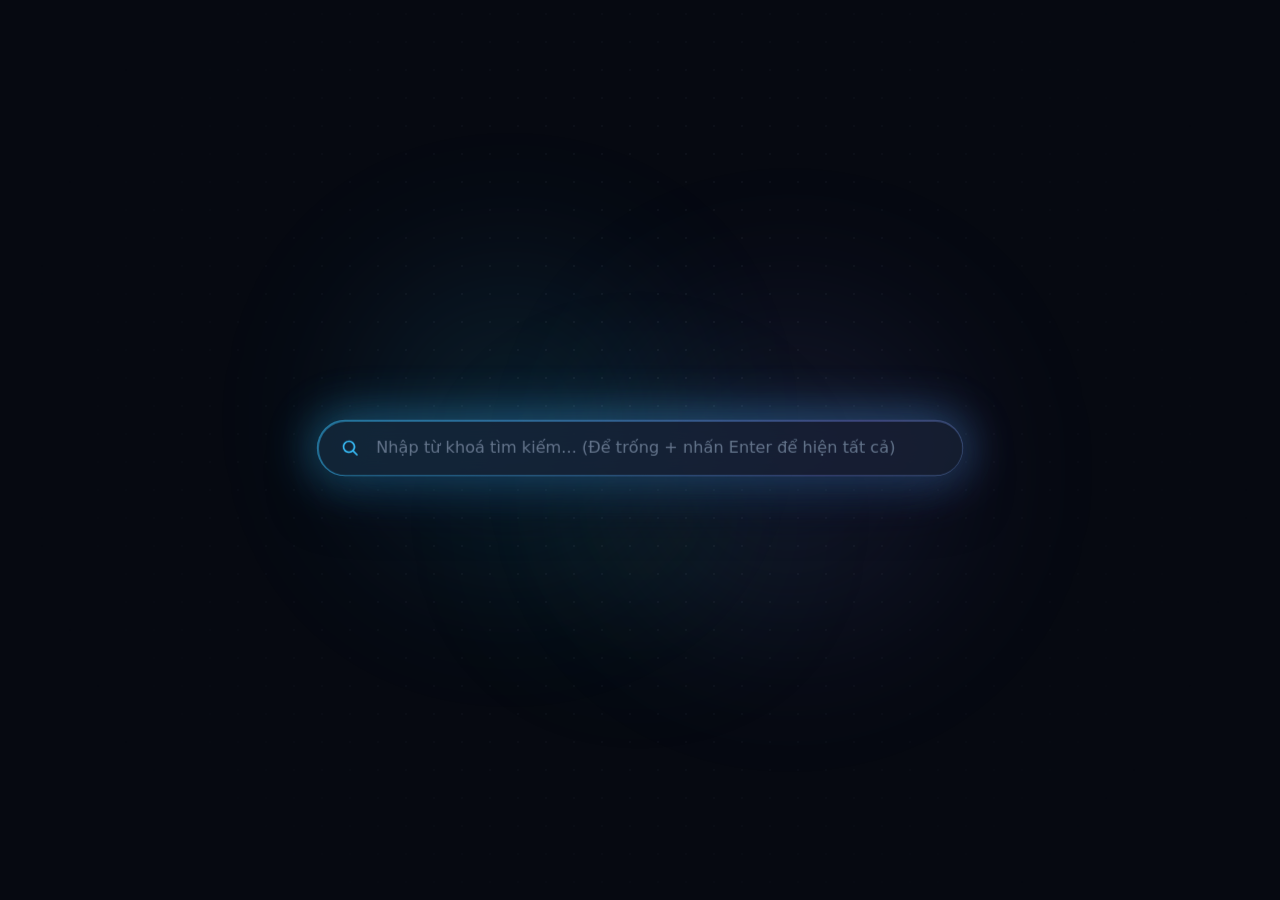
<file: index.html>
<!DOCTYPE html>
<html lang="vi">
<head>
  <meta charset="UTF-8">
  <meta name="viewport" content="width=device-width, initial-scale=1.0">
  <title>Showcase</title>
  <link rel="stylesheet" href="style.css">
</head>
<body>
  <!-- Hào quang nền nhẹ nhàng trong chế độ Dark Mode -->
  <div class="ambient-scene" aria-hidden="true">
    <div class="aurora-orb orb-cyan"></div>
    <div class="aurora-orb orb-indigo"></div>
    <div class="aurora-orb orb-emerald"></div>
    <div class="ambient-grid"></div>
  </div>

  <main id="app-shell" class="app-shell is-initial">
    <!-- Khu vực Thanh Tìm Kiếm (Ban đầu nằm giữa màn hình, nhấn Enter trượt mượt lên trên) -->
    <section class="search-stage" aria-label="Tìm kiếm dự án">
      <form id="search-form" class="search-form" role="search">
        <div class="search-FieldWrap">
          <span class="search-glow" aria-hidden="true"></span>
          <div class="search-pill">
            <svg class="search-icon" viewBox="0 0 24 24" aria-hidden="true">
              <path
                d="M10.5 3a7.5 7.5 0 015.96 12.06l4.24 4.24a1 1 0 01-1.42 1.42l-4.24-4.24A7.5 7.5 0 1110.5 3zm0 2a5.5 5.5 0 100 11 5.5 5.5 0 000-11z"
                fill="currentColor"
              />
            </svg>
            <input
              type="text"
              id="search-input"
              class="search-input"
              placeholder="Nhập từ khoá tìm kiếm... (Để trống + nhấn Enter để hiện tất cả)"
              aria-label="Nhập từ khoá tìm kiếm dự án"
              autocomplete="off"
              autofocus
            >
          </div>
        </div>
      </form>
    </section>

    <!-- Khu vực hiển thị Lưới 2 Card lớn (Chỉ hiện sau khi nhấn Enter) -->
    <section id="results-section" class="results-section" hidden aria-live="polite">
      <div id="cards-grid" class="cards-grid"></div>

      <div id="empty-state" class="empty-state" hidden>
        <p>Không tìm thấy dự án nào khớp với từ khoá này. Hãy xoá trắng ô tìm kiếm và nhấn <kbd>Enter ↵</kbd> để xem tất cả.</p>
      </div>
    </section>
  </main>

  <!-- Khung xem Phóng to toàn màn hình 1 dự án (FRAME 3) -->
  <dialog id="viewer-dialog" class="viewer-dialog">
    <div class="viewer-shell">
      <header class="viewer-bar">
        <button type="button" id="btn-close-viewer" class="viewer-btn">
          ← Quay lại
        </button>
        <strong id="viewer-title" class="viewer-title"></strong>
        <a id="viewer-open-tab" class="viewer-btn viewer-btn-accent" href="#" target="_blank" rel="noopener">
          Mở tab mới ↗
        </a>
      </header>
      <div class="viewer-stage">
        <iframe id="viewer-iframe" class="viewer-iframe" title="Xem phóng to dự án" src="about:blank"></iframe>
      </div>
    </div>
  </dialog>

  <script src="projects.js"></script>
  <script src="app.js"></script>
</body>
</html>
</file>
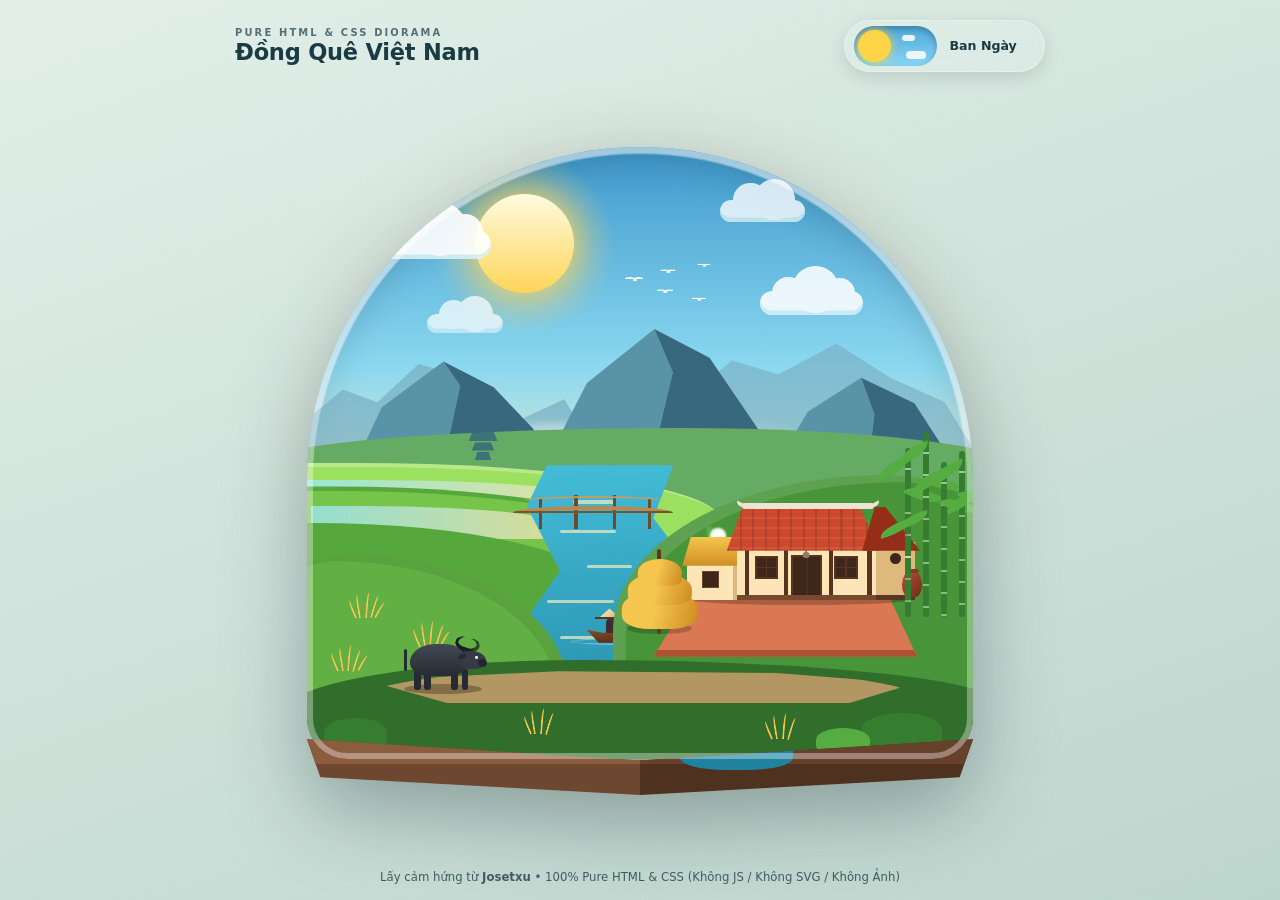
<file: nha-pho-nh-viet-nam-gemini/index.html>
<!DOCTYPE html>
<html lang="vi">
<head>
  <meta charset="UTF-8">
  <meta name="viewport" content="width=device-width, initial-scale=1.0">
  <title>Đồng Quê Việt Nam - Ngày &amp; Đêm | Pure CSS Art</title>
  <link rel="stylesheet" href="style.css">
</head>
<body>
  <!-- Hidden checkbox controlling Day / Night state (Pure CSS) -->
  <input type="checkbox" id="day-night" class="state-checkbox" aria-label="Chuyển đổi Ngày và Đêm">

  <!-- Ambient Viewport Background -->
  <div class="viewport-bg">
    <div class="ambient-glow"></div>
  </div>

  <!-- Top Controls: Day/Night Switch -->
  <header class="hud">
    <div class="title-badge">
      <span class="title-sub">PURE HTML &amp; CSS DIORAMA</span>
      <h1 class="title-main">Đồng Quê Việt Nam</h1>
    </div>

    <label for="day-night" class="toggle-switch" title="Nhấn để đổi Ngày / Đêm">
      <span class="toggle-track">
        <span class="track-stars">
          <i></i><i></i><i></i><i></i><i></i>
        </span>
        <span class="track-clouds">
          <i></i><i></i>
        </span>
        <span class="toggle-thumb">
          <span class="sun-face"></span>
          <span class="moon-face">
            <i></i><i></i><i></i>
          </span>
        </span>
      </span>
      <span class="toggle-labels">
        <span class="label-day">Ban Ngày</span>
        <span class="label-night">Ban Đêm</span>
      </span>
    </label>
  </header>

  <!-- Main Isometric / Layered Cutout Scene -->
  <main class="stage">
    <div class="diorama">
      <!-- Outer decorative frame shadow & geometric cutout -->
      <div class="scene-canvas">

        <!-- ==================== 1. SKY & CELESTIAL ==================== -->
        <div class="sky">
          <!-- Night Stars & Shooting Star -->
          <div class="stars">
            <i class="s1"></i><i class="s2"></i><i class="s3"></i><i class="s4"></i>
            <i class="s5"></i><i class="s6"></i><i class="s7"></i><i class="s8"></i>
            <i class="s9"></i><i class="s10"></i><i class="s11"></i><i class="s12"></i>
            <i class="s13"></i><i class="s14"></i><i class="s15"></i><i class="s16"></i>
            <i class="s17"></i><i class="s18"></i><i class="s19"></i><i class="s20"></i>
            <i class="s21"></i><i class="s22"></i><i class="s23"></i><i class="s24"></i>
            <span class="shooting-star"></span>
          </div>

          <!-- Rotating Celestial Wheel (Sun & Moon) -->
          <div class="celestial-orbit">
            <div class="sun">
              <div class="sun-halo"></div>
              <div class="sun-core"></div>
            </div>
            <div class="moon">
              <div class="moon-halo"></div>
              <div class="moon-core">
                <span class="crater c1"></span>
                <span class="crater c2"></span>
                <span class="crater c3"></span>
              </div>
            </div>
          </div>

          <!-- Drifting Stylized Clouds -->
          <div class="clouds">
            <div class="cloud cloud-1"><span></span><span></span><span></span></div>
            <div class="cloud cloud-2"><span></span><span></span></div>
            <div class="cloud cloud-3"><span></span><span></span><span></span></div>
            <div class="cloud cloud-4"><span></span><span></span></div>
          </div>

          <!-- Flying White Storks (Đàn cò trắng) -->
          <div class="stork-flock">
            <div class="stork stork-1"><i class="wing-l"></i><i class="body"></i><i class="wing-r"></i></div>
            <div class="stork stork-2"><i class="wing-l"></i><i class="body"></i><i class="wing-r"></i></div>
            <div class="stork stork-3"><i class="wing-l"></i><i class="body"></i><i class="wing-r"></i></div>
            <div class="stork stork-4"><i class="wing-l"></i><i class="body"></i><i class="wing-r"></i></div>
            <div class="stork stork-5"><i class="wing-l"></i><i class="body"></i><i class="wing-r"></i></div>
          </div>
        </div>

        <!-- ==================== 2. LIMESTONE KARST MOUNTAINS ==================== -->
        <div class="mountains">
          <div class="karst karst-far-1"></div>
          <div class="karst karst-far-2"></div>
          <div class="mist mist-1"></div>

          <div class="karst karst-mid-1">
            <span class="facet-light"></span>
            <span class="facet-dark"></span>
          </div>
          <div class="karst karst-mid-2">
            <span class="facet-light"></span>
            <span class="facet-dark"></span>
          </div>
          <div class="karst karst-mid-3">
            <span class="facet-light"></span>
            <span class="facet-dark"></span>
          </div>
          <div class="mist mist-2"></div>
        </div>

        <!-- ==================== 3. DISTANT HILLS & RICE TERRACES ==================== -->
        <div class="terraces">
          <!-- Back Rolling Hill -->
          <div class="hill hill-back"></div>

          <!-- Distant Village Pagoda / Tower Silhouette -->
          <div class="distant-pagoda">
            <span class="tier t1"></span>
            <span class="tier t2"></span>
            <span class="tier t3"></span>
            <span class="spire"></span>
          </div>

          <!-- Terraced Rice Paddies (Ruộng bậc thang & Đồng lúa) -->
          <div class="terrace-layer t-layer-1">
            <div class="paddy-water"></div>
          </div>
          <div class="terrace-layer t-layer-2">
            <div class="paddy-water"></div>
          </div>
          <div class="terrace-layer t-layer-3"></div>
        </div>

        <!-- ==================== 4. WINDING RIVER & SAMPAN BOAT ==================== -->
        <div class="river-system">
          <div class="river-bed">
            <!-- Water Shimmer & Celestial Reflection -->
            <div class="water-reflections">
              <i></i><i></i><i></i><i></i><i></i><i></i><i></i><i></i>
            </div>

            <!-- Lotus Leaves & Flowers on River Margin -->
            <div class="lotus-patch">
              <span class="lily-pad lp-1"></span>
              <span class="lily-pad lp-2"></span>
              <span class="lily-pad lp-3"></span>
              <span class="lotus-flower lf-1"></span>
              <span class="lotus-flower lf-2"></span>
            </div>

            <!-- Drifting Wooden Sampan Boat (Thuyền nan) -->
            <div class="sampan-boat">
              <div class="boat-wake"></div>
              <div class="boat-reflection"></div>
              <div class="boat-lantern-glow"></div>
              <div class="boat-hull"></div>
              <div class="boat-canopy"></div>
              <div class="boat-rower">
                <span class="rower-body"></span>
                <span class="non-la"></span>
                <span class="oar"></span>
              </div>
              <div class="boat-lantern"></div>
            </div>
          </div>

          <!-- Rustic Bamboo Bridge (Cầu tre) -->
          <div class="bamboo-bridge">
            <div class="bridge-posts">
              <i></i><i></i><i></i><i></i>
            </div>
            <div class="bridge-deck"></div>
            <div class="bridge-rail"></div>
          </div>
        </div>

        <!-- ==================== 5. VILLAGE COMPOUND (NHÀ BA GIAN) ==================== -->
        <div class="village-ground">
          <!-- Left Bank / Rice Field Foreground -->
          <div class="meadow-left">
            <!-- Swaying Rice Stalk Clusters -->
            <div class="rice-cluster rc-1"><i></i><i></i><i></i><i></i><i></i></div>
            <div class="rice-cluster rc-2"><i></i><i></i><i></i><i></i><i></i></div>
            <div class="rice-cluster rc-3"><i></i><i></i><i></i><i></i><i></i></div>
            <div class="rice-cluster rc-4"><i></i><i></i><i></i><i></i><i></i></div>
          </div>

          <!-- Right Mound / Village Courtyard -->
          <div class="village-mound">
            <!-- Brick Courtyard (Sân gạch đỏ) -->
            <div class="courtyard">
              <!-- Cast Light Cones at Night (Josetxu / Paul Blow signature effect) -->
              <div class="night-light-cast cast-door"></div>
              <div class="night-light-cast cast-win-1"></div>
              <div class="night-light-cast cast-win-2"></div>
              <div class="night-light-cast cast-kitchen"></div>
            </div>

            <!-- Background Banana Trees behind House (Bụi chuối) -->
            <div class="banana-grove">
              <div class="banana-tree bt-1">
                <span class="leaf l1"></span>
                <span class="leaf l2"></span>
                <span class="leaf l3"></span>
                <span class="leaf l4"></span>
              </div>
              <div class="banana-tree bt-2">
                <span class="leaf l1"></span>
                <span class="leaf l2"></span>
                <span class="leaf l3"></span>
              </div>
            </div>

            <!-- Traditional 3-Bay House (Nhà ba gian mái ngói) -->
            <div class="viet-house">
              <!-- House Drop Shadow -->
              <div class="house-shadow"></div>

              <!-- Side Kitchen Annex (Nhà bếp mái tranh + Khói bếp) -->
              <div class="kitchen-annex">
                <!-- Rising Kitchen Smoke (Khói lam chiều) -->
                <div class="chimney-smoke">
                  <i></i><i></i><i></i><i></i><i></i><i></i>
                </div>
                <div class="kitchen-wall-front">
                  <div class="kitchen-window"></div>
                </div>
                <div class="kitchen-wall-side"></div>
                <div class="kitchen-roof"></div>
              </div>

              <!-- Main House Body (Pseudo-3D Isometric Faces) -->
              <div class="house-body">
                <!-- Front Wall (Tường mặt trước) -->
                <div class="wall-front">
                  <div class="veranda-pillars">
                    <i></i><i></i><i></i><i></i>
                  </div>
                  <!-- 3 Bays: Left Window, Center Wooden Door, Right Window -->
                  <div class="window win-left">
                    <span class="win-frame"></span>
                  </div>
                  <div class="main-door">
                    <span class="door-panel"></span>
                    <span class="door-step"></span>
                  </div>
                  <div class="window win-right">
                    <span class="win-frame"></span>
                  </div>
                  <!-- Hanging Porch Light (Đèn hiên nhà) -->
                  <div class="porch-lamp">
                    <span class="lamp-cord"></span>
                    <span class="lamp-bulb"></span>
                    <span class="lamp-halo"></span>
                  </div>
                </div>

                <!-- Right Gable Side Wall (Tường hồi) -->
                <div class="wall-side">
                  <div class="gable-vent"></div>
                  <div class="water-jar">
                    <span class="jar-lid"></span>
                  </div>
                </div>
              </div>

              <!-- Traditional Curved Red Tile Roof (Mái ngói mũi hài & Đầu đao) -->
              <div class="house-roof">
                <div class="roof-ridge">
                  <span class="ridge-horn horn-left"></span>
                  <span class="ridge-horn horn-right"></span>
                </div>
                <div class="roof-slope-front">
                  <div class="tile-pattern"></div>
                </div>
                <div class="roof-slope-side"></div>
              </div>
            </div>

            <!-- Golden Haystack (Cây rơm vàng) -->
            <div class="haystack">
              <div class="hay-shadow"></div>
              <div class="hay-pole"></div>
              <div class="hay-body">
                <span class="hay-layer hl-1"></span>
                <span class="hay-layer hl-2"></span>
                <span class="hay-layer hl-3"></span>
              </div>
            </div>

            <!-- Bamboo Grove (Lũy tre làng) -->
            <div class="bamboo-grove">
              <div class="bamboo-stalk bs-1">
                <span class="leaves lv-1"></span>
                <span class="leaves lv-2"></span>
                <span class="leaves lv-3"></span>
              </div>
              <div class="bamboo-stalk bs-2">
                <span class="leaves lv-1"></span>
                <span class="leaves lv-2"></span>
                <span class="leaves lv-3"></span>
              </div>
              <div class="bamboo-stalk bs-3">
                <span class="leaves lv-1"></span>
                <span class="leaves lv-2"></span>
              </div>
              <div class="bamboo-stalk bs-4">
                <span class="leaves lv-1"></span>
                <span class="leaves lv-2"></span>
              </div>
              <div class="bamboo-stalk bs-5">
                <span class="leaves lv-1"></span>
                <span class="leaves lv-2"></span>
              </div>
            </div>
          </div>

          <!-- ==================== 6. FOREGROUND DYKE & WATER BUFFALO ==================== -->
          <div class="foreground-dyke">
            <div class="dyke-path"></div>

            <!-- Grazing Water Buffalo (Con trâu bên bờ đê) -->
            <div class="water-buffalo">
              <div class="buffalo-shadow"></div>
              <div class="buffalo-legs">
                <i class="leg-bl"></i>
                <i class="leg-br"></i>
                <i class="leg-fl"></i>
                <i class="leg-fr"></i>
              </div>
              <div class="buffalo-body"></div>
              <div class="buffalo-tail"></div>
              <div class="buffalo-neck-head">
                <div class="buffalo-horns">
                  <i class="horn-l"></i>
                  <i class="horn-r"></i>
                </div>
                <div class="buffalo-head">
                  <i class="ear"></i>
                  <i class="eye"></i>
                  <i class="muzzle"></i>
                </div>
              </div>
            </div>

            <!-- Foreground Grass & Wildflowers -->
            <div class="fg-foliage">
              <span class="bush b1"></span>
              <span class="bush b2"></span>
              <span class="bush b3"></span>
              <div class="rice-cluster rc-fg-1"><i></i><i></i><i></i><i></i></div>
              <div class="rice-cluster rc-fg-2"><i></i><i></i><i></i><i></i></div>
            </div>
          </div>
        </div>

        <!-- ==================== 7. NIGHTTIME FIREFLIES (ĐOM ĐÓM) ==================== -->
        <div class="fireflies">
          <i class="ff-1"></i><i class="ff-2"></i><i class="ff-3"></i><i class="ff-4"></i>
          <i class="ff-5"></i><i class="ff-6"></i><i class="ff-7"></i><i class="ff-8"></i>
          <i class="ff-9"></i><i class="ff-10"></i><i class="ff-11"></i><i class="ff-12"></i>
          <i class="ff-13"></i><i class="ff-14"></i><i class="ff-15"></i><i class="ff-16"></i>
        </div>

        <!-- ==================== 8. ISOMETRIC DIORAMA EARTH CROSS-SECTION ==================== -->
        <div class="diorama-Rim"></div>
      </div>

      <!-- 3D Cutout Base / Earth Slice Pedestal -->
      <div class="diorama-base">
        <div class="base-face-left">
          <span class="soil-stratum st-1"></span>
          <span class="soil-stratum st-2"></span>
        </div>
        <div class="base-face-right">
          <span class="soil-stratum st-1"></span>
          <span class="soil-stratum st-2"></span>
          <span class="river-slice"></span>
        </div>
      </div>
    </div>
  </main>

  <footer class="caption">
    <span>Lấy cảm hứng từ <strong>Josetxu</strong> &bull; 100% Pure HTML &amp; CSS (Không JS / Không SVG / Không Ảnh)</span>
  </footer>
</body>
</html>
</file>
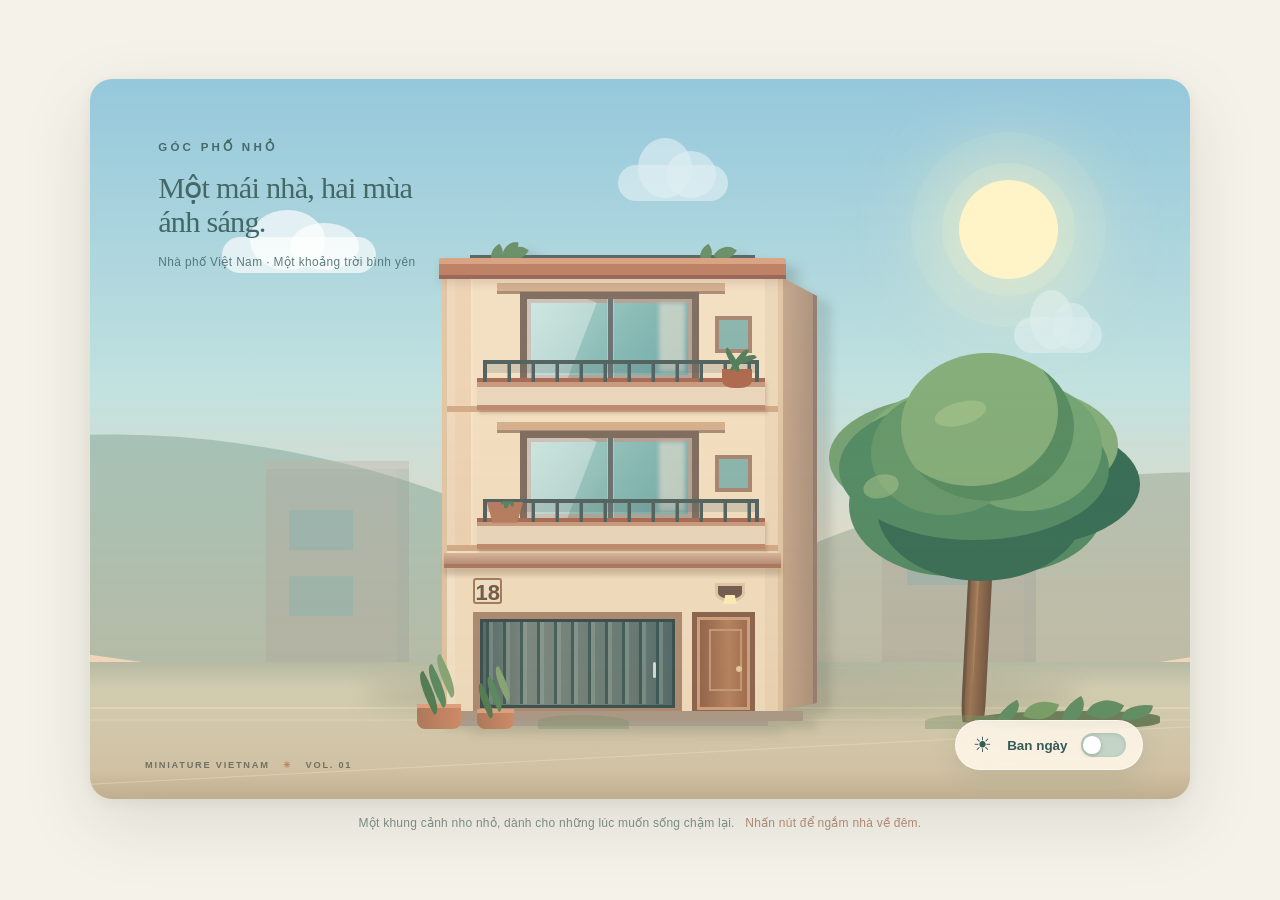
<file: nha-pho-viet-nam-chatgpt/preview.html>
<!DOCTYPE html><html lang="vi"><head><meta charset="UTF-8"><meta name="viewport" content="width=device-width, initial-scale=1.0"><title>Góc phố nhỏ — Vietnamese House Diorama</title><style>/* Vietnamese three-storey house diorama — original CSS illustration.
   CodePen settings: plain CSS, no external stylesheets or preprocessors. */
:root { color-scheme: light; }
* { box-sizing: border-box; }
html { min-height: 100%; }
body {
  margin: 0;
  background: #f5f2e9;
  color: #384843;
  font-family: 'Trebuchet MS', Arial, sans-serif;
}
.village-app {
  min-height: 100svh; display: flex; flex-direction: column;
  justify-content: center; align-items: center; padding: 22px 14px 14px;
}
.night-input { position: absolute; opacity: 0; width: 1px; height: 1px; }
.scene {
  --ink: #3f5d5b;
  --facade: #f3dfc1;
  --facade-shade: #e2c6a5;
  --night-light: #bededa;
  --leaf: #548c66;
  --leaf-light: #86ae7a;
  --leaf-deep: #396f58;
  --soil: #c8b89b;
  isolation: isolate;
  position: relative; width: min(1100px,100%); aspect-ratio: 1100/720;
  overflow: hidden; border-radius: 22px; container-type: inline-size;
  background: linear-gradient(180deg, #8fc5da 0%, #c2e2e0 43%, #f6dcc2 78%, #f7dcc6 100%);
  box-shadow: 0 24px 70px rgba(60, 69, 63, .13), 0 3px 13px #60472f12;
  transition: background 1.5s ease;
}
.scene::before {
  content: ''; position: absolute; inset: 0; z-index: 0; pointer-events: none;
  background: linear-gradient(180deg,#111d3c 0%,#243452 47%,#65596a 82%,#8c777b 100%);
  opacity: 0; transition: opacity 1.5s ease;
}
.scene::after {
  content: ''; pointer-events: none; position: absolute; inset: 0; z-index: 30;
  background: linear-gradient(180deg, #ffffff10, transparent 42%, #9e754018);
}
/* Sky and atmosphere */
.sky-objects { position: absolute; inset: 0; overflow: hidden; }
.sun, .moon { position: absolute; left: 79%; top: 14%; width: 9%; aspect-ratio: 1; border-radius: 50%; transition: opacity 1s, transform 1.6s; }
.sun { background: #fff4c6; box-shadow: 0 0 0 17px #fff2c323, 0 0 0 48px #fff3ca12, 0 0 90px 20px #ffefbf9c; }
.moon { opacity: 0; transform: translateY(45px); background: #f5eec9; box-shadow: 0 0 22px 6px #f1e6c95c, 0 0 70px 10px #deceaa2e; }
.moon::after { content: ''; display: block; position: absolute; width: 76%; height: 76%; top: -2%; left: 34%; background: #203352; border-radius: 50%; }
.stars { opacity: 0; transition: opacity 1.6s; }
.stars i { position: absolute; width: .38%; aspect-ratio: 1; left: var(--x); top: var(--y); border-radius: 50%; background: #fff9db; box-shadow: 0 0 10px #f8f0c9; animation: twinkle 2.5s ease-in-out var(--d) infinite alternate; }
@keyframes twinkle { from {opacity:.35;transform:scale(.5)} to {opacity:1;transform:scale(1.3)} }
.cloud { position: absolute; width: 14%; height: 5%; border-radius: 100px; background: #ffffffaa; filter: blur(.3px); animation: float-cloud 18s ease-in-out infinite alternate; transition: opacity 1s; }
.cloud::before, .cloud::after { content: ''; position: absolute; border-radius: 100%; background: inherit; }
.cloud::before {width: 49%;height: 165%;left: 18%;bottom: 10%;} .cloud::after {width: 45%;height: 130%;right: 11%;bottom: 9%;}
.cloud-one {top: 22%;left: 12%;} .cloud-two {top: 12%;left: 48%;width: 10%;opacity:.65;animation-delay:-6s;} .cloud-three {top: 33%;left: 84%;width: 8%;opacity:.47;animation-delay:-9s;}
@keyframes float-cloud {from{transform:translateX(-10px)}to{transform:translateX(22px)}}
.distant-hill { position: absolute; z-index: 1; bottom: 17%; width: 63%; height: 32%; border-radius: 60% 70% 0 0; opacity: .64; background: #92b3a4; transition: background 1.4s; }
.hill-left { left: -17%; transform: rotate(8deg); } .hill-right {right: -20%;height:27%;background: #a5b3a1;transform:rotate(-9deg);}
.neighborhood {position:absolute;inset:0;z-index:2;opacity:.4;transition:opacity 1.4s;}
.neighbor {position:absolute;bottom:17%;background:#b2aaa0;box-shadow:inset -12px 0 #7e9a9b44;border-top:8px solid #c2b6ac;}
.neighbor-left {left:16%;width:13%;height:30%;} .neighbor-right{left:72%;width:14%;height:37%;}
.neighbor span {position:absolute;top:20%;left:16%;width:25%;height:19%;background:#83a6aa;box-shadow:28px 0 #83a6aa,0 66px #83a6aa,28px 66px #83a6aa;}
.street {position:absolute;z-index:3;bottom:0;left:0;width:100%;height:19%;background:linear-gradient(#b8bfaa 0%,#d6d3b8 20%,#d6c9ad 79%,#c3b599 100%);transition:background 1.5s;}
.street::before {content:'';position:absolute;width:100%;height:2px;top:33%;background:#eee3c7aa;box-shadow:0 12px #e8dac35c;}
.street-shadow {position:absolute;z-index:4;left:25%;bottom:11%;width:65%;height:7%;border-radius:100%;background:#57675633;filter:blur(11px);}
.paving {position:absolute;z-index:4;left:0;bottom:6%;height:1px;width:100%;background:#ece1c5aa;transform:skewY(-3deg);}
/* The house: a narrow Vietnamese tube house, illustrated with layered CSS */
.house {position:absolute;z-index:9;left:32%;bottom:11.7%;height:62%;width:31%;filter:drop-shadow(14px 8px 5px #4a50402b);}
.house-side {position:absolute;z-index:-1;top:1.3%;left:98%;width:12%;height:98%;background:linear-gradient(90deg,#caac91,#ae947f);clip-path:polygon(0 0,100% 5%,100% 98%,0 100%);border-right:4px solid #967e70;transition:background 1.4s;}
.house-front {position:absolute;inset:0;background:var(--facade);border:5px solid #e2c7a5;border-bottom:0;box-shadow:inset -13px 0 0 #ddbfa044, inset 8px 0 0 #ffffff2b;transition:background 1.4s,border-color 1.4s;}
.roof-trim {position:absolute;z-index:7;top:-3.5%;left:-2.5%;width:105%;height:4.7%;background:#bd7f63;border-top:6px solid #d9a282;border-bottom:4px solid #9b6558;border-radius:3px 3px 0 0;box-shadow:0 5px 8px #533b2d20;}
.roof-terrace {position:absolute;top:-10%;left:0;width:100%;height:10%;}
.roof-rail {position:absolute;bottom:0;left:7%;width:86%;height:42%;border-top:3px solid #5d6562;border-left:3px solid #5d6562;border-right:3px solid #5d6562;background:repeating-linear-gradient(90deg,transparent 0 19px,#697571 20px 22px);}
.roof-planter {position:absolute;bottom:7%;width:19%;height:26%;background:#bd7a5b;border-radius:2px 2px 8px 8px;z-index:2;}
.planter-left{left:9%;}.planter-right{right:9%;}
.roof-planter i {position:absolute;bottom:70%;left:20%;width:25%;height:130%;border-radius:85% 0 85% 0;background:#688e67;transform:rotate(-34deg);}
.roof-planter i:nth-child(2){left:51%;transform:rotate(36deg);height:160%;}.roof-planter i:nth-child(3){left:40%;transform:rotate(2deg);height:175%;}
.floor {position:absolute;left:0;width:100%;border-bottom:6px solid #d3ac89;}
.floor-three{top:0;height:31.5%;} .floor-two{top:31.5%;height:31.5%;} .floor-one{top:63%;height:37%;border:0;}
.wall-detail {position:absolute;left:0;top:0;height:100%;width:8%;background:#dba88438;border-right:2px solid #f5e3c9;}
.sun-shade{position:absolute;top:7%;left:15%;width:69%;height:6%;background:#d5b18f;box-shadow:0 3px 0 #ac8d78;}
.sliding-door {position:absolute;z-index:1;top:14%;left:22%;width:54%;height:71%;border:7px solid #806e60;background:linear-gradient(125deg,#b7dbd3 0%,#8dbdb7 50%,#70aaa9 100%);box-shadow:inset 0 0 0 4px #b3a497,0 1px 0 #ffffff66;overflow:hidden;transition:background 1.5s,box-shadow 1.5s;}
.sliding-door::before{content:'';position:absolute;z-index:2;top:0;bottom:0;left:49%;width:5px;background:#6b7472;box-shadow:0 0 0 1px #d9d0c488;}
.window-shine {position:absolute;left:-9%;top:-15%;width:40%;height:145%;background:#ffffff56;transform:rotate(21deg);}
.curtain {position:absolute;right:4%;top:5%;width:16%;height:86%;background:#f4e4d391;filter:blur(2px);}
.little-window {position:absolute;left:81%;top:32%;width:11%;height:28%;border:4px solid #a88873;background:#8bb6ae;transition:background 1.5s;}
.balcony{position:absolute;z-index:3;left:9%;bottom:-3%;width:87%;height:24%;background:linear-gradient(#c99b7e 0 20%,#ead6bb 20% 100%);border-top:4px solid #a96d57;border-bottom:5px solid #be8b70;box-shadow:2px 4px 3px #75544136;}
.balcony-grille{position:absolute;top:-100%;left:2%;width:96%;height:100%;border:4px solid #546461;border-bottom:0;background:repeating-linear-gradient(90deg,transparent 0 20px,#546461 21px 24px);box-shadow:inset 0 9px #50636333;}
.hanging-plant {position:absolute;z-index:5;right:8%;bottom:14%;width:9%;height:14%;background:#ae6b50;border-radius:0 0 40% 40%;}
.hanging-plant i{position:absolute;bottom:80%;left:25%;width:23%;height:140%;background:#567f5c;border-radius:80% 0;transform:rotate(-36deg);}.hanging-plant i:nth-child(2){left:48%;transform:rotate(30deg);}.hanging-plant i:nth-child(3){left:62%;transform:rotate(65deg);}
.flower-pot {position:absolute;z-index:5;left:12%;bottom:17%;width:11%;height:16%;background:#b77d62;clip-path:polygon(0 0,100% 0,84% 100%,16% 100%);}
.flower-pot i{position:absolute;left:38%;bottom:70%;width:23%;height:170%;background:#588561;border-radius:80% 0;transform:rotate(-35deg);}
.flower-pot i:nth-child(2){transform:rotate(30deg);left:60%;}.flower-pot i:nth-child(3){transform:rotate(0);left:48%;height:240%;}
.awning{position:absolute;z-index:6;left:-1%;top:1%;width:102%;height:9%;background:linear-gradient(#d9b99e,#b58e76);box-shadow:0 7px 5px #7762514d;border-bottom:4px solid #ae7960;}
.address {position:absolute;z-index:7;top:16%;left:8%;height:16%;aspect-ratio:1;background:#eee3cb;border:2px solid #a57d5e;border-radius:3px;display:grid;place-items:center;color:#765a48;font-size:clamp(8px,2cqw,24px);font-weight:800;}
.porch-light{position:absolute;z-index:7;right:11%;top:21%;width:7%;height:8%;border-radius:0 0 50% 50%;background:#735d51;box-shadow:0 0 0 3px #e3c9aa;transition:box-shadow 1.5s;}
.porch-light::after{content:'';position:absolute;top:70%;left:21%;width:58%;height:70%;background:#fff0ba;clip-path:polygon(15% 0,85% 0,100% 100%,0 100%);}
.garage {position:absolute;left:8%;bottom:0;width:63%;height:63%;background:linear-gradient(90deg,#526969,#7b8a83 25%,#647a76 80%,#4f696b);border:7px solid #ad8c73;box-shadow:inset 0 0 0 3px #374f50;}
.garage-slats {position:absolute;inset:4% 3%;background:repeating-linear-gradient(90deg,#274949bd 0 3px,#a6b8af63 3px 7px,transparent 7px 17px);opacity:.85;}
.garage-handle{position:absolute;right:10%;top:49%;width:3px;height:17%;background:#d8ddd6;border-radius:3px;}
.front-door {position:absolute;right:7%;bottom:0;width:19%;height:63%;background:linear-gradient(90deg,#90614b 0%,#b78460 60%,#9d6a4f);border:5px solid #8c6550;box-shadow:inset 0 0 0 3px #d1a382;}
.front-door::after{content:'';position:absolute;left:22%;top:13%;width:56%;height:63%;border:2px solid #c69b7a;}
.door-knob {position:absolute;z-index:1;right:15%;top:53%;width:6px;height:6px;border-radius:50%;background:#e8cc9b;}
.front-steps {position:absolute;bottom:-4%;left:3%;width:94%;height:4%;background:#c0b0a0;box-shadow:0 5px 0 #aaa096;}
.house-foundation{position:absolute;bottom:-1.5%;left:-3%;width:109%;height:2.3%;background:#ab9b8a;z-index:3;}
/* Cây bàng-inspired leafy street tree */
.tree{position:absolute;z-index:12;left:67%;bottom:10.6%;height:53%;width:27%;transform-origin:50% 100%;animation:sway 8s ease-in-out infinite alternate;}
.tree-trunk{position:absolute;left:47%;bottom:0;width:8%;height:65%;border-radius:48% 45% 9% 12%;background:linear-gradient(90deg,#745b49,#9e7856 36%,#705544);transform:rotate(3deg);box-shadow:inset 3px 0 #574b3a77;}
.tree-trunk::after{content:'';position:absolute;left:38%;top:10%;width:10%;height:74%;background:#d2a3814d;border-radius:100%;}
.branch{position:absolute;bottom:38%;left:50%;width:5%;height:34%;border-radius:20px;background:#80634d;transform-origin:bottom;}
.branch-left{transform:rotate(-46deg)}.branch-right{transform:rotate(43deg);height:38%;}.branch-high{transform:rotate(-14deg);height:52%;}
.crown-layer{position:absolute;border-radius:50%;transition:background 1.4s,box-shadow 1.4s;}
.crown-bottom{left:17%;top:25%;width:70%;height:38%;background:var(--leaf-deep);box-shadow:-30px -3px 0 -2px var(--leaf),25px -2px 0 -6px var(--leaf);}
.crown-middle{left:4%;top:15%;width:91%;height:37%;background:var(--leaf);box-shadow:17px -24px 0 -8px var(--leaf-light),-18px -11px 0 -8px #77a274,38px 15px 0 -7px var(--leaf-deep);}
.crown-top{left:25%;top:3%;width:58%;height:39%;background:var(--leaf-light);box-shadow:-42px 26px 0 -12px #67996c,38px 20px 0 -10px #74a575,inset -16px -15px 0 #598d63;}
.tree-highlight{position:absolute;z-index:2;width:18%;height:6%;border-radius:50%;background:#b6cd9270;transform:rotate(-15deg);}
.h1{left:36%;top:16%;}.h2{left:12%;top:35%;width:12%;}
@keyframes sway{from{transform:rotate(-.7deg)}to{transform:rotate(1.1deg)}}
/* Street plants and subtle small-life details */
.front-garden{position:absolute;z-index:15;left:29%;bottom:9.7%;width:69%;height:13%;pointer-events:none;}
.garden-bed{position:absolute;bottom:0;right:1%;width:25%;height:19%;border-radius:60% 40% 45% 55%;background:#6b805d;}
.garden-bed i{position:absolute;bottom:42%;left:calc(12% + (var(--idx,0) * 17%));width:16%;height:90%;border-radius:90% 0;background:#609167;transform:rotate(-30deg);}
.garden-bed i:nth-child(2){--idx:1;transform:rotate(20deg);height:130%;background:#7aa16b;}.garden-bed i:nth-child(3){--idx:2;height:110%;}.garden-bed i:nth-child(4){--idx:3;transform:rotate(28deg);height:140%;}.garden-bed i:nth-child(5){--idx:4;transform:rotate(6deg);height:98%;}
.large-pot,.small-pot{position:absolute;bottom:0;width:5.8%;height:27%;background:linear-gradient(90deg,#af795d,#d18d6a);border-radius:1px 1px 8px 8px;box-shadow:inset 0 4px #e3a382;}
.large-pot{left:1%;}.small-pot{left:9%;width:4.8%;height:22%;}
.pot-leaves{position:absolute;left:36%;bottom:84%;height:175%;width:24%;border-radius:90% 0;background:#588b62;transform:rotate(-28deg);box-shadow:12px -5px 0 #86a877,-11px 2px 0 #507d54;}
.grass{position:absolute;bottom:0;width:12%;height:15%;border-radius:70% 80% 0 0;background:#78946b66;}.grass-left{left:17%;}.grass-right{right:20%;}
.fireflies{position:absolute;z-index:18;inset:0;opacity:0;transition:opacity 1s;pointer-events:none;}
.fireflies i{position:absolute;left:77%;top:65%;width:.5%;aspect-ratio:1;border-radius:100%;background:#fbe9a2;box-shadow:0 0 14px 3px #f2dc88;animation:firefly 4s ease-in-out infinite alternate;}
.fireflies i:nth-child(2){left:82%;top:75%;animation-delay:-2s}.fireflies i:nth-child(3){left:69%;top:64%;animation-delay:-1.3s}.fireflies i:nth-child(4){left:89%;top:57%;animation-delay:-3s}
@keyframes firefly{from{opacity:.1;transform:translate(0,0)}to{opacity:1;transform:translate(12px,-18px)}}
/* Editorial elements */
.scene-heading{position:absolute;z-index:25;top:8.5%;left:6.2%;color:#3d6261;transition:color 1.4s;}
.scene-heading p{margin:0 0 1.5cqw;font-size:1.05cqw;font-weight:900;letter-spacing:.28em;}
.scene-heading h1{max-width:25cqw;font-size:clamp(15px,2.75cqw,34px);font-family:Georgia,'Times New Roman',serif;font-weight:400;line-height:1.14;letter-spacing:-.025em;margin:0 0 1.15cqw;}
.scene-heading>span{font-size:1.08cqw;letter-spacing:.035em;opacity:.83;}
.scene-credit{position:absolute;z-index:25;left:5%;bottom:4%;color:#6b7068;font-weight:800;letter-spacing:.19em;font-size:.84cqw;transition:color 1.4s;}
.scene-credit span{margin:0 .8cqw;color:#bb8965;}
.daynight-control{position:absolute;z-index:40;right:4.3%;bottom:4%;display:flex;align-items:center;gap:1.2cqw;border:1px solid #ffffff88;box-shadow:0 6px 25px #526b6225;background:#fff7e9e3;backdrop-filter:blur(14px);padding:1.15cqw 1.45cqw;border-radius:100px;cursor:pointer;color:#355a58;user-select:none;transition:background 1.4s,color 1.4s;}
.control-icon{width:2cqw;display:flex;justify-content:center;font-size:1.9cqw;line-height:1;}.control-moon{display:none;}
.control-label{font-size:1.22cqw;font-weight:800;white-space:nowrap;}.night-label{display:none;}
.toggle-track{position:relative;display:inline-block;width:4.1cqw;height:2.1cqw;background:#c4d5c6;border-radius:99px;box-shadow:inset 0 1px 4px #45645a33;transition:background 1s;}
.toggle-thumb{position:absolute;left:.25cqw;top:.25cqw;width:1.6cqw;height:1.6cqw;background:#fff;border-radius:50%;box-shadow:0 1px 4px #4f655466;transition:transform .7s cubic-bezier(.2,.8,.2,1);}
.night-input:focus-visible ~ .scene .daynight-control{outline:3px solid #448e92;outline-offset:4px;}
.app-footer{font-size:12px;letter-spacing:.02em;text-align:center;color:#829086;margin:17px 0 0;}.app-footer span{color:#b58e77;margin-left:7px;}
/* Night-time palette, lights and glow */
.night-input:checked ~ .scene {
  --facade: #a4a0a3;--facade-shade:#807d86;
  --leaf:#345c5c;--leaf-light:#4b7166;--leaf-deep:#254750;
}
.night-input:checked ~ .scene::before{opacity:1}
.night-input:checked ~ .scene .sun{opacity:0;transform:translateY(90px)}
.night-input:checked ~ .scene .moon{opacity:1;transform:translateY(0)}
.night-input:checked ~ .scene .stars{opacity:1}
.night-input:checked ~ .scene .cloud{opacity:.16}
.night-input:checked ~ .scene .distant-hill{background:#334c58}
.night-input:checked ~ .scene .neighborhood{opacity:.56;filter:brightness(.46)}
.night-input:checked ~ .scene .street{background:linear-gradient(#414955 0%,#61646d 20%,#6b696d 100%)}
.night-input:checked ~ .scene .house-front{border-color:#777784;box-shadow:inset -12px 0 0 #252b3e20}
.night-input:checked ~ .scene .house-side{background:linear-gradient(90deg,#777582,#5b5e6b)}
.night-input:checked ~ .scene .sliding-door{background:linear-gradient(115deg,#fae6ad,#e1ae70 68%,#d3985a);box-shadow:inset 0 0 10px 4px #f6ce8c,0 0 12px #f3c58877}
.night-input:checked ~ .scene .little-window{background:#f6c77b;box-shadow:0 0 8px #f6c77b9b}
.night-input:checked ~ .scene .porch-light{box-shadow:0 0 12px 7px #ffdb966e,0 0 38px 22px #ffd29c3b}
.night-input:checked ~ .scene .fireflies{opacity:1}
.night-input:checked ~ .scene .scene-heading{color:#f4ddc6}
.night-input:checked ~ .scene .scene-credit{color:#ddc7bc}
.night-input:checked ~ .scene .daynight-control{color:#e9e5d9;background:#26364ee8;border-color:#7d84926e}
.night-input:checked ~ .scene .day-label,.night-input:checked ~ .scene .control-sun{display:none}
.night-input:checked ~ .scene .night-label,.night-input:checked ~ .scene .control-moon{display:inline}
.night-input:checked ~ .scene .toggle-track{background:#667e91}
.night-input:checked ~ .scene .toggle-thumb{transform:translateX(2cqw)}
@media (max-width:650px) {
  .village-app{padding:8px 6px;}
  .scene{width:100%;border-radius:13px;aspect-ratio:4/4.5;}
  .scene-heading{top:5%;left:6%;}
  .scene-heading h1{font-size:5.2cqw;max-width:50cqw;}
  .scene-heading p{font-size:2cqw;letter-spacing:.19em;}
  .scene-heading>span{font-size:2cqw;}
  .house{left:24%;width:43%;height:54%;bottom:17%;}
  .tree{left:59%;width:37%;height:48%;bottom:18%;}
  .street{height:25%;}.distant-hill{bottom:24%;}.neighbor{bottom:24%;}
  .front-garden{left:19%;bottom:15.4%;width:75%;}
  .sun,.moon{width:13%;left:76%;top:19%;}
  .scene-credit{bottom:5%;font-size:1.5cqw;}
  .daynight-control{bottom:4%;right:4%;gap:1.9cqw;padding:2cqw 2.6cqw;}
  .control-icon{font-size:3cqw;width:3cqw;}.control-label{font-size:2.3cqw;}
  .toggle-track{width:8cqw;height:4.3cqw;}.toggle-thumb{width:3.3cqw;height:3.3cqw;left:.5cqw;top:.5cqw;}
  .night-input:checked ~ .scene .toggle-thumb{transform:translateX(3.7cqw)}
  .app-footer{font-size:11px;max-width:310px;line-height:1.6;}
  .app-footer span{display:block;margin:0;}
}
@media (prefers-reduced-motion: reduce) {
  *,*::before,*::after{animation:none!important;transition-duration:.01ms!important;}
}
</style></head><body><!-- Paste into CodePen > HTML. No libraries needed. -->
<div class="village-app">
  <input class="night-input" type="checkbox" id="night-switch" aria-label="Chuyển chế độ ngày và đêm" />
  <section class="scene" aria-label="Mô hình ngôi nhà phố Việt Nam ba tầng bên cây xanh, có chuyển ngày đêm">
    <div class="sky-objects" aria-hidden="true">
      <div class="sun"></div><div class="moon"></div>
      <div class="stars">
        <i style="--x:7%;--y:14%;--d:0s"></i><i style="--x:17%;--y:30%;--d:.8s"></i>
        <i style="--x:26%;--y:10%;--d:1.5s"></i><i style="--x:39%;--y:17%;--d:2s"></i>
        <i style="--x:57%;--y:8%;--d:.5s"></i><i style="--x:68%;--y:23%;--d:1.1s"></i>
        <i style="--x:77%;--y:10%;--d:2.5s"></i><i style="--x:92%;--y:25%;--d:1.8s"></i>
        <i style="--x:11%;--y:45%;--d:2.3s"></i><i style="--x:84%;--y:39%;--d:.3s"></i>
        <i style="--x:48%;--y:28%;--d:1s"></i><i style="--x:61%;--y:36%;--d:1.7s"></i>
      </div>
      <div class="cloud cloud-one"></div><div class="cloud cloud-two"></div><div class="cloud cloud-three"></div>
    </div>

    <div class="distant-hill hill-left" aria-hidden="true"></div>
    <div class="distant-hill hill-right" aria-hidden="true"></div>
    <div class="neighborhood" aria-hidden="true">
      <div class="neighbor neighbor-left"><span></span><span></span></div>
      <div class="neighbor neighbor-right"><span></span><span></span><span></span></div>
    </div>
    <div class="street" aria-hidden="true"></div>
    <div class="street-shadow" aria-hidden="true"></div>
    <div class="paving" aria-hidden="true"></div>

    <div class="house" aria-hidden="true">
      <div class="house-side"></div>
      <div class="house-front">
        <div class="roof-trim"></div>
        <div class="roof-terrace">
          <div class="roof-planter planter-left"><i></i><i></i><i></i></div>
          <div class="roof-planter planter-right"><i></i><i></i></div>
          <span class="roof-rail"></span>
        </div>

        <div class="floor floor-three">
          <div class="wall-detail"></div>
          <div class="sun-shade"></div>
          <div class="sliding-door"><span class="window-shine"></span><span class="curtain"></span></div>
          <div class="little-window"></div>
          <div class="balcony"><div class="balcony-grille"></div></div>
          <div class="hanging-plant hanging-three"><i></i><i></i><i></i></div>
        </div>

        <div class="floor floor-two">
          <div class="wall-detail"></div>
          <div class="sun-shade"></div>
          <div class="sliding-door"><span class="window-shine"></span><span class="curtain"></span></div>
          <div class="little-window"></div>
          <div class="balcony"><div class="balcony-grille"></div></div>
          <div class="flower-pot pot-two"><i></i><i></i><i></i></div>
        </div>

        <div class="floor floor-one">
          <div class="awning"></div>
          <div class="address"><span>18</span></div>
          <div class="porch-light"></div>
          <div class="garage"><div class="garage-slats"></div><div class="garage-handle"></div></div>
          <div class="front-door"><span class="door-knob"></span></div>
          <div class="front-steps"></div>
        </div>
      </div>
      <div class="house-foundation"></div>
    </div>

    <div class="tree" aria-hidden="true">
      <div class="tree-trunk"></div>
      <div class="branch branch-left"></div><div class="branch branch-right"></div><div class="branch branch-high"></div>
      <div class="crown-layer crown-bottom"></div>
      <div class="crown-layer crown-middle"></div>
      <div class="crown-layer crown-top"></div>
      <div class="tree-highlight h1"></div><div class="tree-highlight h2"></div>
    </div>

    <div class="front-garden" aria-hidden="true">
      <div class="garden-bed"><i></i><i></i><i></i><i></i><i></i></div>
      <div class="large-pot"><span class="pot-leaves"></span></div>
      <div class="small-pot"><span class="pot-leaves"></span></div>
      <div class="grass grass-left"></div><div class="grass grass-right"></div>
    </div>
    <div class="fireflies" aria-hidden="true"><i></i><i></i><i></i><i></i></div>

    <div class="scene-heading"><p>GÓC PHỐ NHỎ</p><h1>Một mái nhà, hai mùa ánh sáng.</h1><span>Nhà phố Việt Nam · Một khoảng trời bình yên</span></div>
    <div class="scene-credit">MINIATURE VIETNAM <span>✳</span> VOL. 01</div>

    <label class="daynight-control" for="night-switch" title="Chạm để đổi ngày và đêm">
      <span class="control-icon" aria-hidden="true"><span class="control-sun">☀</span><span class="control-moon">☾</span></span>
      <span class="control-label day-label">Ban ngày</span>
      <span class="control-label night-label">Ban đêm</span>
      <span class="toggle-track"><span class="toggle-thumb"></span></span>
    </label>
  </section>
  <p class="app-footer">Một khung cảnh nho nhỏ, dành cho những lúc muốn sống chậm lại. <span>Nhấn nút để ngắm nhà về đêm.</span></p>
</div>
<script>// JavaScript is not required.
// All scene transitions work with a native checkbox and CSS.
// Optional: uncomment below to toggle day/night by pressing N.
// document.addEventListener('keydown', (event) => {
//   if (event.key.toLowerCase() === 'n' && !event.repeat) {
//     const switcher = document.querySelector('#night-switch');
//     switcher.checked = !switcher.checked;
//   }
// });
</script></body></html>
</file>
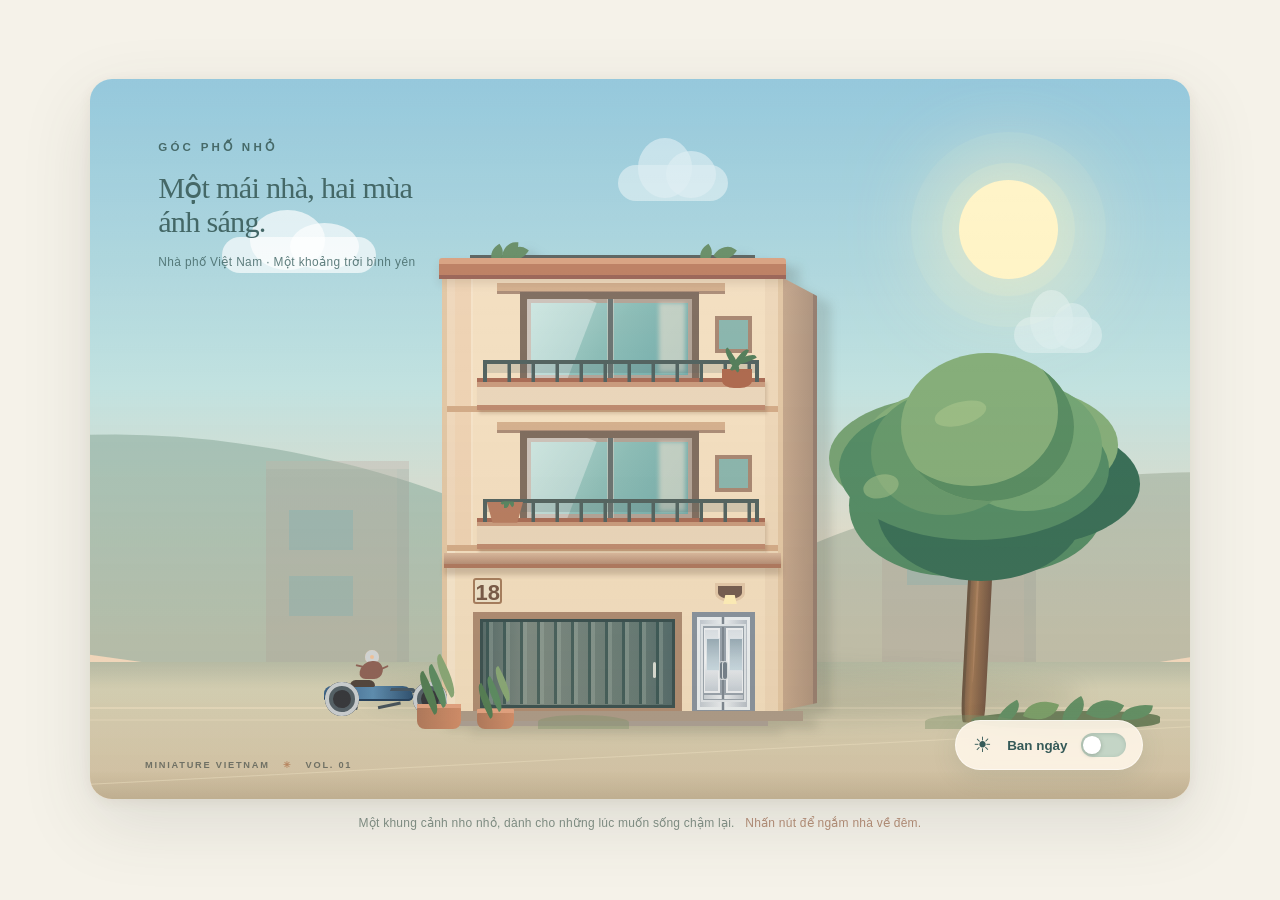
<file: nha-pho-viet-name-chatgpt-updated/preview.html>
<!DOCTYPE html>
<html lang="vi">
<head>
  <meta charset="UTF-8">
  <meta name="viewport" content="width=device-width, initial-scale=1.0">
  <title>Góc phố nhỏ — Vietnamese House Diorama</title>
  <style>/* Vietnamese three-storey house diorama — original CSS illustration.
   CodePen settings: plain CSS, no external stylesheets or preprocessors. */
:root { color-scheme: light; }
* { box-sizing: border-box; }
html { min-height: 100%; }
body {
  margin: 0;
  background: #f5f2e9;
  color: #384843;
  font-family: 'Trebuchet MS', Arial, sans-serif;
}
.village-app {
  min-height: 100svh; display: flex; flex-direction: column;
  justify-content: center; align-items: center; padding: 22px 14px 14px;
}
.night-input { position: absolute; opacity: 0; width: 1px; height: 1px; }
.scene {
  --ink: #3f5d5b;
  --facade: #f3dfc1;
  --facade-shade: #e2c6a5;
  --night-light: #bededa;
  --leaf: #548c66;
  --leaf-light: #86ae7a;
  --leaf-deep: #396f58;
  --soil: #c8b89b;
  isolation: isolate;
  position: relative; width: min(1100px,100%); aspect-ratio: 1100/720;
  overflow: hidden; border-radius: 22px; container-type: inline-size;
  background: linear-gradient(180deg, #8fc5da 0%, #c2e2e0 43%, #f6dcc2 78%, #f7dcc6 100%);
  box-shadow: 0 24px 70px rgba(60, 69, 63, .13), 0 3px 13px #60472f12;
  transition: background 1.5s ease;
}
.scene::before {
  content: ''; position: absolute; inset: 0; z-index: 0; pointer-events: none;
  background: linear-gradient(180deg,#111d3c 0%,#243452 47%,#65596a 82%,#8c777b 100%);
  opacity: 0; transition: opacity 1.5s ease;
}
.scene::after {
  content: ''; pointer-events: none; position: absolute; inset: 0; z-index: 30;
  background: linear-gradient(180deg, #ffffff10, transparent 42%, #9e754018);
}
/* Sky and atmosphere */
.sky-objects { position: absolute; inset: 0; overflow: hidden; }
.sun, .moon { position: absolute; left: 79%; top: 14%; width: 9%; aspect-ratio: 1; border-radius: 50%; transition: opacity 1s, transform 1.6s; }
.sun { background: #fff4c6; box-shadow: 0 0 0 17px #fff2c323, 0 0 0 48px #fff3ca12, 0 0 90px 20px #ffefbf9c; }
.moon { opacity: 0; transform: translateY(45px); background: #f5eec9; box-shadow: 0 0 22px 6px #f1e6c95c, 0 0 70px 10px #deceaa2e; }
.moon::after { content: ''; display: block; position: absolute; width: 76%; height: 76%; top: -2%; left: 34%; background: #203352; border-radius: 50%; }
.stars { opacity: 0; transition: opacity 1.6s; }
.stars i { position: absolute; width: .38%; aspect-ratio: 1; left: var(--x); top: var(--y); border-radius: 50%; background: #fff9db; box-shadow: 0 0 10px #f8f0c9; animation: twinkle 2.5s ease-in-out var(--d) infinite alternate; }
@keyframes twinkle { from {opacity:.35;transform:scale(.5)} to {opacity:1;transform:scale(1.3)} }
.cloud { position: absolute; width: 14%; height: 5%; border-radius: 100px; background: #ffffffaa; filter: blur(.3px); animation: float-cloud 18s ease-in-out infinite alternate; transition: opacity 1s; }
.cloud::before, .cloud::after { content: ''; position: absolute; border-radius: 100%; background: inherit; }
.cloud::before {width: 49%;height: 165%;left: 18%;bottom: 10%;} .cloud::after {width: 45%;height: 130%;right: 11%;bottom: 9%;}
.cloud-one {top: 22%;left: 12%;} .cloud-two {top: 12%;left: 48%;width: 10%;opacity:.65;animation-delay:-6s;} .cloud-three {top: 33%;left: 84%;width: 8%;opacity:.47;animation-delay:-9s;}
@keyframes float-cloud {from{transform:translateX(-10px)}to{transform:translateX(22px)}}
.distant-hill { position: absolute; z-index: 1; bottom: 17%; width: 63%; height: 32%; border-radius: 60% 70% 0 0; opacity: .64; background: #92b3a4; transition: background 1.4s; }
.hill-left { left: -17%; transform: rotate(8deg); } .hill-right {right: -20%;height:27%;background: #a5b3a1;transform:rotate(-9deg);}
.neighborhood {position:absolute;inset:0;z-index:2;opacity:.4;transition:opacity 1.4s;}
.neighbor {position:absolute;bottom:17%;background:#b2aaa0;box-shadow:inset -12px 0 #7e9a9b44;border-top:8px solid #c2b6ac;}
.neighbor-left {left:16%;width:13%;height:30%;} .neighbor-right{left:72%;width:14%;height:37%;}
.neighbor span {position:absolute;top:20%;left:16%;width:25%;height:19%;background:#83a6aa;box-shadow:28px 0 #83a6aa,0 66px #83a6aa,28px 66px #83a6aa;}
.street {position:absolute;z-index:3;bottom:0;left:0;width:100%;height:19%;background:linear-gradient(#b8bfaa 0%,#d6d3b8 20%,#d6c9ad 79%,#c3b599 100%);transition:background 1.5s;}
.street::before {content:'';position:absolute;width:100%;height:2px;top:33%;background:#eee3c7aa;box-shadow:0 12px #e8dac35c;}
.street-shadow {position:absolute;z-index:4;left:25%;bottom:11%;width:65%;height:7%;border-radius:100%;background:#57675633;filter:blur(11px);}
.paving {position:absolute;z-index:4;left:0;bottom:6%;height:1px;width:100%;background:#ece1c5aa;transform:skewY(-3deg);}
/* The house: a narrow Vietnamese tube house, illustrated with layered CSS */
.house {position:absolute;z-index:9;left:32%;bottom:11.7%;height:62%;width:31%;filter:drop-shadow(14px 8px 5px #4a50402b);}
.house-side {position:absolute;z-index:-1;top:1.3%;left:98%;width:12%;height:98%;background:linear-gradient(90deg,#caac91,#ae947f);clip-path:polygon(0 0,100% 5%,100% 98%,0 100%);border-right:4px solid #967e70;transition:background 1.4s;}
.house-front {position:absolute;inset:0;background:var(--facade);border:5px solid #e2c7a5;border-bottom:0;box-shadow:inset -13px 0 0 #ddbfa044, inset 8px 0 0 #ffffff2b;transition:background 1.4s,border-color 1.4s;}
.roof-trim {position:absolute;z-index:7;top:-3.5%;left:-2.5%;width:105%;height:4.7%;background:#bd7f63;border-top:6px solid #d9a282;border-bottom:4px solid #9b6558;border-radius:3px 3px 0 0;box-shadow:0 5px 8px #533b2d20;}
.roof-terrace {position:absolute;top:-10%;left:0;width:100%;height:10%;}
.roof-rail {position:absolute;bottom:0;left:7%;width:86%;height:42%;border-top:3px solid #5d6562;border-left:3px solid #5d6562;border-right:3px solid #5d6562;background:repeating-linear-gradient(90deg,transparent 0 19px,#697571 20px 22px);}
.roof-planter {position:absolute;bottom:7%;width:19%;height:26%;background:#bd7a5b;border-radius:2px 2px 8px 8px;z-index:2;}
.planter-left{left:9%;}.planter-right{right:9%;}
.roof-planter i {position:absolute;bottom:70%;left:20%;width:25%;height:130%;border-radius:85% 0 85% 0;background:#688e67;transform:rotate(-34deg);}
.roof-planter i:nth-child(2){left:51%;transform:rotate(36deg);height:160%;}.roof-planter i:nth-child(3){left:40%;transform:rotate(2deg);height:175%;}
.floor {position:absolute;left:0;width:100%;border-bottom:6px solid #d3ac89;}
.floor-three{top:0;height:31.5%;} .floor-two{top:31.5%;height:31.5%;} .floor-one{top:63%;height:37%;border:0;}
.wall-detail {position:absolute;left:0;top:0;height:100%;width:8%;background:#dba88438;border-right:2px solid #f5e3c9;}
.sun-shade{position:absolute;top:7%;left:15%;width:69%;height:6%;background:#d5b18f;box-shadow:0 3px 0 #ac8d78;}
.sliding-door {position:absolute;z-index:1;top:14%;left:22%;width:54%;height:71%;border:7px solid #806e60;background:linear-gradient(125deg,#b7dbd3 0%,#8dbdb7 50%,#70aaa9 100%);box-shadow:inset 0 0 0 4px #b3a497,0 1px 0 #ffffff66;overflow:hidden;transition:background 1.5s,box-shadow 1.5s;}
.sliding-door::before{content:'';position:absolute;z-index:2;top:0;bottom:0;left:49%;width:5px;background:#6b7472;box-shadow:0 0 0 1px #d9d0c488;}
.window-shine {position:absolute;left:-9%;top:-15%;width:40%;height:145%;background:#ffffff56;transform:rotate(21deg);}
.curtain {position:absolute;right:4%;top:5%;width:16%;height:86%;background:#f4e4d391;filter:blur(2px);}
.little-window {position:absolute;left:81%;top:32%;width:11%;height:28%;border:4px solid #a88873;background:#8bb6ae;transition:background 1.5s;}
.balcony{position:absolute;z-index:3;left:9%;bottom:-3%;width:87%;height:24%;background:linear-gradient(#c99b7e 0 20%,#ead6bb 20% 100%);border-top:4px solid #a96d57;border-bottom:5px solid #be8b70;box-shadow:2px 4px 3px #75544136;}
.balcony-grille{position:absolute;top:-100%;left:2%;width:96%;height:100%;border:4px solid #546461;border-bottom:0;background:repeating-linear-gradient(90deg,transparent 0 20px,#546461 21px 24px);box-shadow:inset 0 9px #50636333;}
.hanging-plant {position:absolute;z-index:5;right:8%;bottom:14%;width:9%;height:14%;background:#ae6b50;border-radius:0 0 40% 40%;}
.hanging-plant i{position:absolute;bottom:80%;left:25%;width:23%;height:140%;background:#567f5c;border-radius:80% 0;transform:rotate(-36deg);}.hanging-plant i:nth-child(2){left:48%;transform:rotate(30deg);}.hanging-plant i:nth-child(3){left:62%;transform:rotate(65deg);}
.flower-pot {position:absolute;z-index:5;left:12%;bottom:17%;width:11%;height:16%;background:#b77d62;clip-path:polygon(0 0,100% 0,84% 100%,16% 100%);}
.flower-pot i{position:absolute;left:38%;bottom:70%;width:23%;height:170%;background:#588561;border-radius:80% 0;transform:rotate(-35deg);}
.flower-pot i:nth-child(2){transform:rotate(30deg);left:60%;}.flower-pot i:nth-child(3){transform:rotate(0);left:48%;height:240%;}
.awning{position:absolute;z-index:6;left:-1%;top:1%;width:102%;height:9%;background:linear-gradient(#d9b99e,#b58e76);box-shadow:0 7px 5px #7762514d;border-bottom:4px solid #ae7960;}
.address {position:absolute;z-index:7;top:16%;left:8%;height:16%;aspect-ratio:1;background:#eee3cb;border:2px solid #a57d5e;border-radius:3px;display:grid;place-items:center;color:#765a48;font-size:clamp(8px,2cqw,24px);font-weight:800;}
.porch-light{position:absolute;z-index:7;right:11%;top:21%;width:7%;height:8%;border-radius:0 0 50% 50%;background:#735d51;box-shadow:0 0 0 3px #e3c9aa;transition:box-shadow 1.5s;}
.porch-light::after{content:'';position:absolute;top:70%;left:21%;width:58%;height:70%;background:#fff0ba;clip-path:polygon(15% 0,85% 0,100% 100%,0 100%);}
.garage {position:absolute;left:8%;bottom:0;width:63%;height:63%;background:linear-gradient(90deg,#526969,#7b8a83 25%,#647a76 80%,#4f696b);border:7px solid #ad8c73;box-shadow:inset 0 0 0 3px #374f50;}
.garage-slats {position:absolute;inset:4% 3%;background:repeating-linear-gradient(90deg,#274949bd 0 3px,#a6b8af63 3px 7px,transparent 7px 17px);opacity:.85;}
.garage-handle{position:absolute;right:10%;top:49%;width:3px;height:17%;background:#d8ddd6;border-radius:3px;}
.front-door {position:absolute;right:7%;bottom:0;width:19%;height:63%;background:linear-gradient(90deg,#bcc6cf 0%,#edf2f6 50%,#afb9c4 100%);border:5px solid #86929f;box-shadow:inset 0 0 0 3px #eaf0f4;overflow:hidden;}
.front-door::before{content:'';position:absolute;left:50%;top:0;width:2px;height:100%;background:#7b8793;transform:translateX(-50%);box-shadow:0 0 0 1px #cfd7de;}
.front-door::after{content:'';position:absolute;inset:8% 7%;border:2px solid #dfe6eb;box-shadow:inset 0 0 0 1px #98a4af;}
.door-panel{position:absolute;top:10%;width:40%;height:74%;background:linear-gradient(180deg,#d8e0e7 0%,#f7fafc 46%,#c2ccd6 100%);border:2px solid #97a3af;box-shadow:inset 0 0 0 2px #edf2f6;}
.panel-left{left:8%;}
.panel-right{right:8%;}
.door-panel::after{content:'';position:absolute;left:14%;top:15%;width:72%;height:48%;background:linear-gradient(180deg,#7f99a8 0%,#bfd6e2 100%);border:1px solid #dde7ee;opacity:.75;}
.door-handle{position:absolute;top:49%;width:4px;height:18%;border-radius:4px;background:#717f8d;box-shadow:0 0 0 1px #d9e0e5;z-index:2;}
.handle-left{left:44%;}
.handle-right{right:44%;}
.front-steps {position:absolute;bottom:-4%;left:3%;width:94%;height:4%;background:#c0b0a0;box-shadow:0 5px 0 #aaa096;}
.house-foundation{position:absolute;bottom:-1.5%;left:-3%;width:109%;height:2.3%;background:#ab9b8a;z-index:3;}
/* Cây bàng-inspired leafy street tree */
.tree{position:absolute;z-index:12;left:67%;bottom:10.6%;height:53%;width:27%;transform-origin:50% 100%;animation:sway 8s ease-in-out infinite alternate;}
.tree-trunk{position:absolute;left:47%;bottom:0;width:8%;height:65%;border-radius:48% 45% 9% 12%;background:linear-gradient(90deg,#745b49,#9e7856 36%,#705544);transform:rotate(3deg);box-shadow:inset 3px 0 #574b3a77;}
.tree-trunk::after{content:'';position:absolute;left:38%;top:10%;width:10%;height:74%;background:#d2a3814d;border-radius:100%;}
.branch{position:absolute;bottom:38%;left:50%;width:5%;height:34%;border-radius:20px;background:#80634d;transform-origin:bottom;}
.branch-left{transform:rotate(-46deg)}.branch-right{transform:rotate(43deg);height:38%;}.branch-high{transform:rotate(-14deg);height:52%;}
.crown-layer{position:absolute;border-radius:50%;transition:background 1.4s,box-shadow 1.4s;}
.crown-bottom{left:17%;top:25%;width:70%;height:38%;background:var(--leaf-deep);box-shadow:-30px -3px 0 -2px var(--leaf),25px -2px 0 -6px var(--leaf);}
.crown-middle{left:4%;top:15%;width:91%;height:37%;background:var(--leaf);box-shadow:17px -24px 0 -8px var(--leaf-light),-18px -11px 0 -8px #77a274,38px 15px 0 -7px var(--leaf-deep);}
.crown-top{left:25%;top:3%;width:58%;height:39%;background:var(--leaf-light);box-shadow:-42px 26px 0 -12px #67996c,38px 20px 0 -10px #74a575,inset -16px -15px 0 #598d63;}
.tree-highlight{position:absolute;z-index:2;width:18%;height:6%;border-radius:50%;background:#b6cd9270;transform:rotate(-15deg);}
.h1{left:36%;top:16%;}.h2{left:12%;top:35%;width:12%;}
@keyframes sway{from{transform:rotate(-.7deg)}to{transform:rotate(1.1deg)}}
/* Small daily-life scene: day motorbike, night dog walk */
.street-life{position:absolute;z-index:11;left:0;bottom:10.8%;width:100%;height:12%;pointer-events:none;}
.motorbike-scene,.walk-scene{position:absolute;bottom:0;transition:opacity 1s ease,transform 1s ease;}
.motorbike-scene{left:18%;width:17%;height:100%;opacity:1;animation:motorbike-bob 3.2s ease-in-out infinite;}
.walk-scene{right:13%;width:18%;height:100%;opacity:0;transform:translateY(8px);}
.motorbike-body{position:absolute;left:19%;bottom:24%;width:48%;height:17%;background:linear-gradient(90deg,#325f8a,#5a8eb5 55%,#294f72);border-radius:22px 30px 14px 10px;box-shadow:inset 0 -2px 0 #203f5f;}
.bike-seat{position:absolute;left:29%;bottom:91%;width:28%;height:48%;background:#4e433c;border-radius:8px 8px 2px 2px;}
.bike-front{position:absolute;right:-3%;bottom:53%;width:29%;height:34%;border-radius:0 8px 0 0;border-right:3px solid #415566;border-top:3px solid #415566;transform:skewX(-18deg);}
.wheel{position:absolute;bottom:6%;width:18%;aspect-ratio:1;border-radius:50%;background:#31353c;box-shadow:inset 0 0 0 4px #cad1d6,inset 0 0 0 8px #4f5f68;}
.wheel-back{left:20%;}.wheel-front{right:15%;}
.motorbike-body::before,.motorbike-body::after{content:'';position:absolute;bottom:-46%;width:26%;height:55%;border-bottom:3px solid #42525c;}
.motorbike-body::before{left:14%;transform:rotate(16deg);}
.motorbike-body::after{right:14%;transform:rotate(-12deg);}
.motorbike-rider{position:absolute;left:35%;bottom:42%;width:22%;height:41%;}
.rider-head{position:absolute;left:27%;top:0;width:34%;aspect-ratio:1;border-radius:50%;background:#f2c59f;box-shadow:0 0 0 5px #d4d9db inset;}
.rider-body{position:absolute;left:16%;top:32%;width:56%;height:50%;background:#8d6258;border-radius:12px 12px 8px 8px;transform:skewX(-10deg);}
.rider-body::before{content:'';position:absolute;left:-20%;top:22%;width:35%;height:10%;background:#8d6258;transform:rotate(12deg);border-radius:8px;}
.rider-body::after{content:'';position:absolute;right:-20%;top:34%;width:37%;height:10%;background:#8d6258;transform:rotate(-25deg);border-radius:8px;}
@keyframes motorbike-bob{0%,100%{transform:translateY(0)}50%{transform:translateY(-2px)}}
.walker{position:absolute;left:0;bottom:11%;width:22%;height:73%;}
.walker-head{position:absolute;left:26%;top:0;width:26%;aspect-ratio:1;border-radius:50%;background:#ecc09c;}
.walker-body{position:absolute;left:22%;top:23%;width:30%;height:35%;background:#7d8ba1;border-radius:10px 10px 6px 6px;}
.walker-arm{position:absolute;left:44%;top:35%;width:32%;height:7%;background:#7d8ba1;transform:rotate(12deg);transform-origin:left center;border-radius:8px;}
.walker-leg{position:absolute;top:55%;width:7%;height:28%;background:#53463f;border-radius:8px;transform-origin:top center;animation:walk-leg 1.2s ease-in-out infinite;}
.leg-left{left:27%;}.leg-right{left:43%;animation-delay:-.6s;}
@keyframes walk-leg{0%,100%{transform:rotate(12deg)}50%{transform:rotate(-14deg)}}
.leash{position:absolute;left:18%;bottom:49%;width:20%;height:2px;background:#d7c8a6;transform:rotate(8deg);transform-origin:left center;}
.dog{position:absolute;left:43%;bottom:15%;width:28%;height:31%;background:#c39160;border-radius:45% 44% 24% 18%;animation:dog-bob 1.2s ease-in-out infinite;}
.dog-head{position:absolute;right:-16%;top:16%;width:36%;height:49%;background:#c39160;border-radius:48% 55% 52% 50%;}
.dog-ear{position:absolute;right:-8%;top:13%;width:13%;height:25%;background:#8b5b40;border-radius:40% 60% 20% 70%;transform:rotate(18deg);}
.dog-tail{position:absolute;left:-8%;top:8%;width:22%;height:10%;background:#8b5b40;border-radius:20px;transform:rotate(-35deg);transform-origin:right center;animation:wag .45s ease-in-out infinite alternate;}
.dog-leg{position:absolute;bottom:-22%;width:8%;height:27%;background:#8b5b40;border-radius:6px;animation:walk-leg 1.2s ease-in-out infinite;}
.leg-front{left:58%;}.leg-back{left:18%;animation-delay:-.5s;}
@keyframes wag{from{transform:rotate(-48deg)}to{transform:rotate(-20deg)}}
@keyframes dog-bob{0%,100%{transform:translateY(0)}50%{transform:translateY(-1px)}}
/* Street plants and subtle small-life details */
.front-garden{position:absolute;z-index:15;left:29%;bottom:9.7%;width:69%;height:13%;pointer-events:none;}
.garden-bed{position:absolute;bottom:0;right:1%;width:25%;height:19%;border-radius:60% 40% 45% 55%;background:#6b805d;}
.garden-bed i{position:absolute;bottom:42%;left:calc(12% + (var(--idx,0) * 17%));width:16%;height:90%;border-radius:90% 0;background:#609167;transform:rotate(-30deg);}
.garden-bed i:nth-child(2){--idx:1;transform:rotate(20deg);height:130%;background:#7aa16b;}.garden-bed i:nth-child(3){--idx:2;height:110%;}.garden-bed i:nth-child(4){--idx:3;transform:rotate(28deg);height:140%;}.garden-bed i:nth-child(5){--idx:4;transform:rotate(6deg);height:98%;}
.large-pot,.small-pot{position:absolute;bottom:0;width:5.8%;height:27%;background:linear-gradient(90deg,#af795d,#d18d6a);border-radius:1px 1px 8px 8px;box-shadow:inset 0 4px #e3a382;}
.large-pot{left:1%;}.small-pot{left:9%;width:4.8%;height:22%;}
.pot-leaves{position:absolute;left:36%;bottom:84%;height:175%;width:24%;border-radius:90% 0;background:#588b62;transform:rotate(-28deg);box-shadow:12px -5px 0 #86a877,-11px 2px 0 #507d54;}
.grass{position:absolute;bottom:0;width:12%;height:15%;border-radius:70% 80% 0 0;background:#78946b66;}.grass-left{left:17%;}.grass-right{right:20%;}
.fireflies{position:absolute;z-index:18;inset:0;opacity:0;transition:opacity 1s;pointer-events:none;}
.fireflies i{position:absolute;left:77%;top:65%;width:.5%;aspect-ratio:1;border-radius:100%;background:#fbe9a2;box-shadow:0 0 14px 3px #f2dc88;animation:firefly 4s ease-in-out infinite alternate;}
.fireflies i:nth-child(2){left:82%;top:75%;animation-delay:-2s}.fireflies i:nth-child(3){left:69%;top:64%;animation-delay:-1.3s}.fireflies i:nth-child(4){left:89%;top:57%;animation-delay:-3s}
@keyframes firefly{from{opacity:.1;transform:translate(0,0)}to{opacity:1;transform:translate(12px,-18px)}}
/* Editorial elements */
.scene-heading{position:absolute;z-index:25;top:8.5%;left:6.2%;color:#3d6261;transition:color 1.4s;}
.scene-heading p{margin:0 0 1.5cqw;font-size:1.05cqw;font-weight:900;letter-spacing:.28em;}
.scene-heading h1{max-width:25cqw;font-size:clamp(15px,2.75cqw,34px);font-family:Georgia,'Times New Roman',serif;font-weight:400;line-height:1.14;letter-spacing:-.025em;margin:0 0 1.15cqw;}
.scene-heading>span{font-size:1.08cqw;letter-spacing:.035em;opacity:.83;}
.scene-credit{position:absolute;z-index:25;left:5%;bottom:4%;color:#6b7068;font-weight:800;letter-spacing:.19em;font-size:.84cqw;transition:color 1.4s;}
.scene-credit span{margin:0 .8cqw;color:#bb8965;}
.daynight-control{position:absolute;z-index:40;right:4.3%;bottom:4%;display:flex;align-items:center;gap:1.2cqw;border:1px solid #ffffff88;box-shadow:0 6px 25px #526b6225;background:#fff7e9e3;backdrop-filter:blur(14px);padding:1.15cqw 1.45cqw;border-radius:100px;cursor:pointer;color:#355a58;user-select:none;transition:background 1.4s,color 1.4s;}
.control-icon{width:2cqw;display:flex;justify-content:center;font-size:1.9cqw;line-height:1;}.control-moon{display:none;}
.control-label{font-size:1.22cqw;font-weight:800;white-space:nowrap;}.night-label{display:none;}
.toggle-track{position:relative;display:inline-block;width:4.1cqw;height:2.1cqw;background:#c4d5c6;border-radius:99px;box-shadow:inset 0 1px 4px #45645a33;transition:background 1s;}
.toggle-thumb{position:absolute;left:.25cqw;top:.25cqw;width:1.6cqw;height:1.6cqw;background:#fff;border-radius:50%;box-shadow:0 1px 4px #4f655466;transition:transform .7s cubic-bezier(.2,.8,.2,1);}
.night-input:focus-visible ~ .scene .daynight-control{outline:3px solid #448e92;outline-offset:4px;}
.app-footer{font-size:12px;letter-spacing:.02em;text-align:center;color:#829086;margin:17px 0 0;}.app-footer span{color:#b58e77;margin-left:7px;}
/* Night-time palette, lights and glow */
.night-input:checked ~ .scene {
  --facade: #a4a0a3;--facade-shade:#807d86;
  --leaf:#345c5c;--leaf-light:#4b7166;--leaf-deep:#254750;
}
.night-input:checked ~ .scene::before{opacity:1}
.night-input:checked ~ .scene .sun{opacity:0;transform:translateY(90px)}
.night-input:checked ~ .scene .moon{opacity:1;transform:translateY(0)}
.night-input:checked ~ .scene .stars{opacity:1}
.night-input:checked ~ .scene .cloud{opacity:.16}
.night-input:checked ~ .scene .distant-hill{background:#334c58}
.night-input:checked ~ .scene .neighborhood{opacity:.56;filter:brightness(.46)}
.night-input:checked ~ .scene .street{background:linear-gradient(#414955 0%,#61646d 20%,#6b696d 100%)}
.night-input:checked ~ .scene .house-front{border-color:#777784;box-shadow:inset -12px 0 0 #252b3e20}
.night-input:checked ~ .scene .house-side{background:linear-gradient(90deg,#777582,#5b5e6b)}
.night-input:checked ~ .scene .sliding-door{background:linear-gradient(115deg,#fae6ad,#e1ae70 68%,#d3985a);box-shadow:inset 0 0 10px 4px #f6ce8c,0 0 12px #f3c58877}
.night-input:checked ~ .scene .little-window{background:#f6c77b;box-shadow:0 0 8px #f6c77b9b}
.night-input:checked ~ .scene .porch-light{box-shadow:0 0 12px 7px #ffdb966e,0 0 38px 22px #ffd29c3b}
.night-input:checked ~ .scene .motorbike-scene{opacity:0;transform:translateY(8px)}
.night-input:checked ~ .scene .walk-scene{opacity:1;transform:translateY(0)}
.night-input:checked ~ .scene .fireflies{opacity:1}
.night-input:checked ~ .scene .scene-heading{color:#f4ddc6}
.night-input:checked ~ .scene .scene-credit{color:#ddc7bc}
.night-input:checked ~ .scene .daynight-control{color:#e9e5d9;background:#26364ee8;border-color:#7d84926e}
.night-input:checked ~ .scene .day-label,.night-input:checked ~ .scene .control-sun{display:none}
.night-input:checked ~ .scene .night-label,.night-input:checked ~ .scene .control-moon{display:inline}
.night-input:checked ~ .scene .toggle-track{background:#667e91}
.night-input:checked ~ .scene .toggle-thumb{transform:translateX(2cqw)}
@media (max-width:650px) {
  .village-app{padding:8px 6px;}
  .scene{width:100%;border-radius:13px;aspect-ratio:4/4.5;}
  .scene-heading{top:5%;left:6%;}
  .scene-heading h1{font-size:5.2cqw;max-width:50cqw;}
  .scene-heading p{font-size:2cqw;letter-spacing:.19em;}
  .scene-heading>span{font-size:2cqw;}
  .house{left:24%;width:43%;height:54%;bottom:17%;}
  .tree{left:59%;width:37%;height:48%;bottom:18%;}
  .street-life{bottom:16.8%;height:10%;}
  .motorbike-scene{left:8%;width:25%;}
  .walk-scene{right:6%;width:28%;}
  .street{height:25%;}.distant-hill{bottom:24%;}.neighbor{bottom:24%;}
  .front-garden{left:19%;bottom:15.4%;width:75%;}
  .sun,.moon{width:13%;left:76%;top:19%;}
  .scene-credit{bottom:5%;font-size:1.5cqw;}
  .daynight-control{bottom:4%;right:4%;gap:1.9cqw;padding:2cqw 2.6cqw;}
  .control-icon{font-size:3cqw;width:3cqw;}.control-label{font-size:2.3cqw;}
  .toggle-track{width:8cqw;height:4.3cqw;}.toggle-thumb{width:3.3cqw;height:3.3cqw;left:.5cqw;top:.5cqw;}
  .night-input:checked ~ .scene .toggle-thumb{transform:translateX(3.7cqw)}
  .app-footer{font-size:11px;max-width:310px;line-height:1.6;}
  .app-footer span{display:block;margin:0;}
}
@media (prefers-reduced-motion: reduce) {
  *,*::before,*::after{animation:none!important;transition-duration:.01ms!important;}
}
</style>
</head>
<body>
<!-- Paste into CodePen > HTML. No libraries needed. -->
<div class="village-app">
  <input class="night-input" type="checkbox" id="night-switch" aria-label="Chuyển chế độ ngày và đêm" />
  <section class="scene" aria-label="Mô hình ngôi nhà phố Việt Nam ba tầng bên cây xanh, có chuyển ngày đêm">
    <div class="sky-objects" aria-hidden="true">
      <div class="sun"></div><div class="moon"></div>
      <div class="stars">
        <i style="--x:7%;--y:14%;--d:0s"></i><i style="--x:17%;--y:30%;--d:.8s"></i>
        <i style="--x:26%;--y:10%;--d:1.5s"></i><i style="--x:39%;--y:17%;--d:2s"></i>
        <i style="--x:57%;--y:8%;--d:.5s"></i><i style="--x:68%;--y:23%;--d:1.1s"></i>
        <i style="--x:77%;--y:10%;--d:2.5s"></i><i style="--x:92%;--y:25%;--d:1.8s"></i>
        <i style="--x:11%;--y:45%;--d:2.3s"></i><i style="--x:84%;--y:39%;--d:.3s"></i>
        <i style="--x:48%;--y:28%;--d:1s"></i><i style="--x:61%;--y:36%;--d:1.7s"></i>
      </div>
      <div class="cloud cloud-one"></div><div class="cloud cloud-two"></div><div class="cloud cloud-three"></div>
    </div>

    <div class="distant-hill hill-left" aria-hidden="true"></div>
    <div class="distant-hill hill-right" aria-hidden="true"></div>
    <div class="neighborhood" aria-hidden="true">
      <div class="neighbor neighbor-left"><span></span><span></span></div>
      <div class="neighbor neighbor-right"><span></span><span></span><span></span></div>
    </div>
    <div class="street" aria-hidden="true"></div>
    <div class="street-shadow" aria-hidden="true"></div>
    <div class="paving" aria-hidden="true"></div>

    <div class="street-life" aria-hidden="true">
      <div class="motorbike-scene">
        <div class="motorbike-rider"><span class="rider-head"></span><span class="rider-body"></span></div>
        <div class="motorbike-body"><span class="bike-seat"></span><span class="bike-front"></span></div>
        <div class="wheel wheel-back"></div>
        <div class="wheel wheel-front"></div>
      </div>
      <div class="walk-scene">
        <div class="walker"><span class="walker-head"></span><span class="walker-body"></span><span class="walker-arm"></span><span class="walker-leg leg-left"></span><span class="walker-leg leg-right"></span></div>
        <div class="leash"></div>
        <div class="dog"><span class="dog-head"></span><span class="dog-ear"></span><span class="dog-tail"></span><span class="dog-leg leg-front"></span><span class="dog-leg leg-back"></span></div>
      </div>
    </div>

    <div class="house" aria-hidden="true">
      <div class="house-side"></div>
      <div class="house-front">
        <div class="roof-trim"></div>
        <div class="roof-terrace">
          <div class="roof-planter planter-left"><i></i><i></i><i></i></div>
          <div class="roof-planter planter-right"><i></i><i></i></div>
          <span class="roof-rail"></span>
        </div>

        <div class="floor floor-three">
          <div class="wall-detail"></div>
          <div class="sun-shade"></div>
          <div class="sliding-door"><span class="window-shine"></span><span class="curtain"></span></div>
          <div class="little-window"></div>
          <div class="balcony"><div class="balcony-grille"></div></div>
          <div class="hanging-plant hanging-three"><i></i><i></i><i></i></div>
        </div>

        <div class="floor floor-two">
          <div class="wall-detail"></div>
          <div class="sun-shade"></div>
          <div class="sliding-door"><span class="window-shine"></span><span class="curtain"></span></div>
          <div class="little-window"></div>
          <div class="balcony"><div class="balcony-grille"></div></div>
          <div class="flower-pot pot-two"><i></i><i></i><i></i></div>
        </div>

        <div class="floor floor-one">
          <div class="awning"></div>
          <div class="address"><span>18</span></div>
          <div class="porch-light"></div>
          <div class="garage"><div class="garage-slats"></div><div class="garage-handle"></div></div>
          <div class="front-door">
            <span class="door-panel panel-left"></span>
            <span class="door-panel panel-right"></span>
            <span class="door-handle handle-left"></span>
            <span class="door-handle handle-right"></span>
          </div>
          <div class="front-steps"></div>
        </div>
      </div>
      <div class="house-foundation"></div>
    </div>

    <div class="tree" aria-hidden="true">
      <div class="tree-trunk"></div>
      <div class="branch branch-left"></div><div class="branch branch-right"></div><div class="branch branch-high"></div>
      <div class="crown-layer crown-bottom"></div>
      <div class="crown-layer crown-middle"></div>
      <div class="crown-layer crown-top"></div>
      <div class="tree-highlight h1"></div><div class="tree-highlight h2"></div>
    </div>

    <div class="front-garden" aria-hidden="true">
      <div class="garden-bed"><i></i><i></i><i></i><i></i><i></i></div>
      <div class="large-pot"><span class="pot-leaves"></span></div>
      <div class="small-pot"><span class="pot-leaves"></span></div>
      <div class="grass grass-left"></div><div class="grass grass-right"></div>
    </div>
    <div class="fireflies" aria-hidden="true"><i></i><i></i><i></i><i></i></div>

    <div class="scene-heading"><p>GÓC PHỐ NHỎ</p><h1>Một mái nhà, hai mùa ánh sáng.</h1><span>Nhà phố Việt Nam · Một khoảng trời bình yên</span></div>
    <div class="scene-credit">MINIATURE VIETNAM <span>✳</span> VOL. 01</div>

    <label class="daynight-control" for="night-switch" title="Chạm để đổi ngày và đêm">
      <span class="control-icon" aria-hidden="true"><span class="control-sun">☀</span><span class="control-moon">☾</span></span>
      <span class="control-label day-label">Ban ngày</span>
      <span class="control-label night-label">Ban đêm</span>
      <span class="toggle-track"><span class="toggle-thumb"></span></span>
    </label>
  </section>
  <p class="app-footer">Một khung cảnh nho nhỏ, dành cho những lúc muốn sống chậm lại. <span>Nhấn nút để ngắm nhà về đêm.</span></p>
</div>

  <script>// JavaScript is not required.
// All scene transitions work with a native checkbox and CSS.
// Optional: uncomment below to toggle day/night by pressing N.
// document.addEventListener('keydown', (event) => {
//   if (event.key.toLowerCase() === 'n' && !event.repeat) {
//     const switcher = document.querySelector('#night-switch');
//     switcher.checked = !switcher.checked;
//   }
// });
</script>
</body>
</html>
</file>
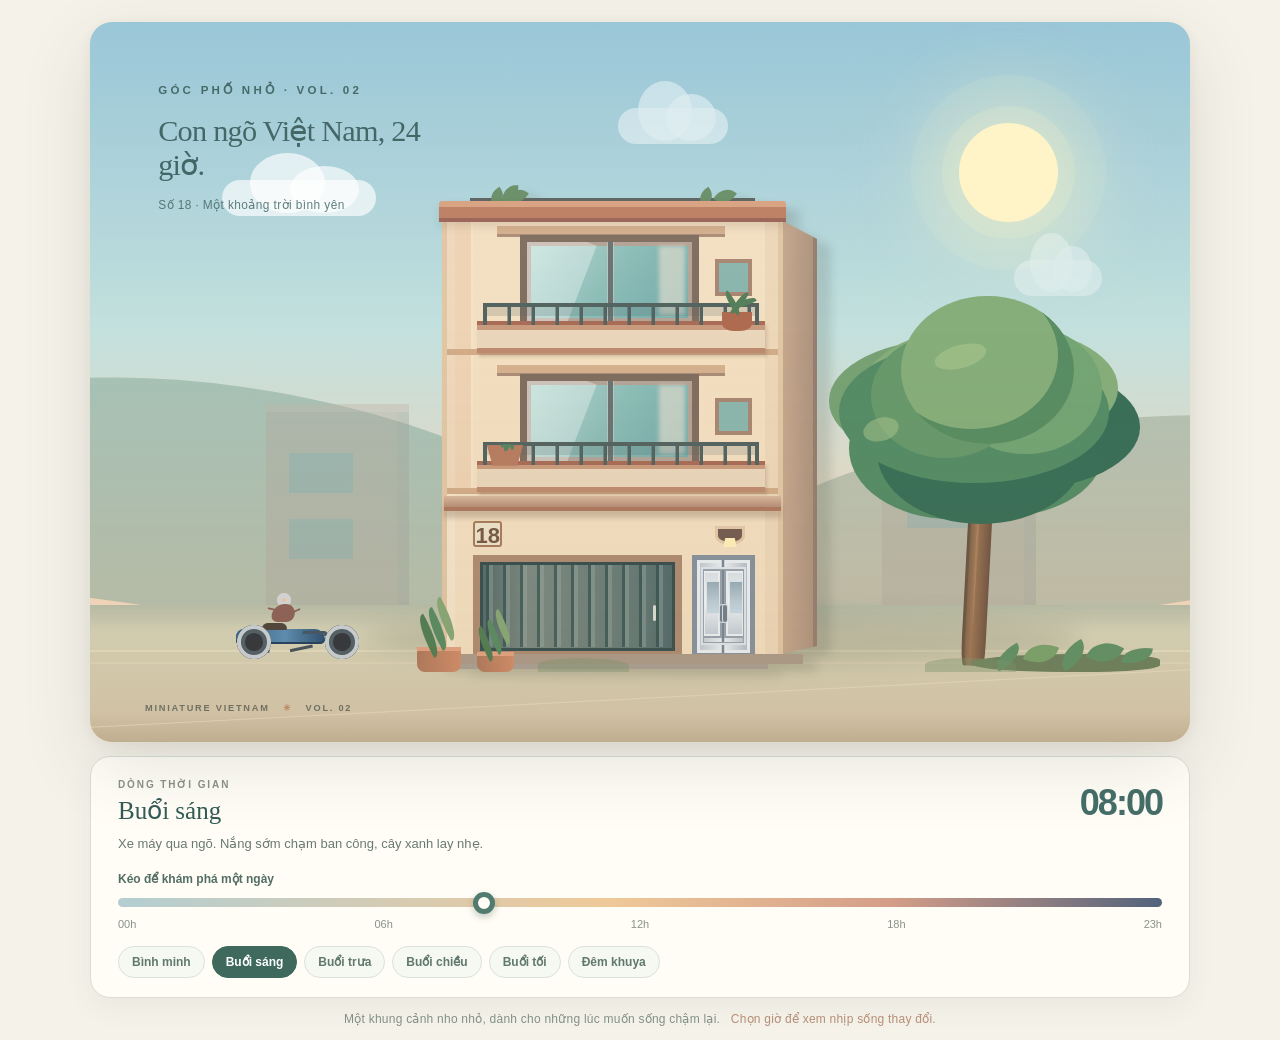
<file: con-ngo-viet-nam-24h-v2.1/con-ngo-viet-nam-v2.1/preview.html>
<!DOCTYPE html>
<html lang="vi">
<head><meta charset="UTF-8"><meta name="viewport" content="width=device-width, initial-scale=1"><title>Con ngõ Việt Nam — 24 giờ</title><style>
/* Vietnamese three-storey house diorama — original CSS illustration.
   CodePen settings: plain CSS, no external stylesheets or preprocessors. */
:root { color-scheme: light; }
* { box-sizing: border-box; }
html { min-height: 100%; }
body {
  margin: 0;
  background: #f5f2e9;
  color: #384843;
  font-family: 'Trebuchet MS', Arial, sans-serif;
}
.village-app {
  min-height: 100svh; display: flex; flex-direction: column;
  justify-content: center; align-items: center; padding: 22px 14px 14px;
}
.scene {
  --ink: #3f5d5b;
  --facade: #f3dfc1;
  --facade-shade: #e2c6a5;
  --night-light: #bededa;
  --leaf: #548c66;
  --leaf-light: #86ae7a;
  --leaf-deep: #396f58;
  --soil: #c8b89b;
  --night-opacity: 0;
  --warmth-opacity: 0;
  isolation: isolate;
  position: relative; width: min(1100px,100%); aspect-ratio: 1100/720;
  overflow: hidden; border-radius: 22px; container-type: inline-size;
  background: linear-gradient(180deg, #8fc5da 0%, #c2e2e0 43%, #f6dcc2 78%, #f7dcc6 100%);
  box-shadow: 0 24px 70px rgba(60, 69, 63, .13), 0 3px 13px #60472f12;
  transition: background 1.5s ease;
}
.scene::before {
  content: ''; position: absolute; inset: 0; z-index: 0; pointer-events: none;
  background: linear-gradient(180deg,#111d3c 0%,#243452 47%,#65596a 82%,#8c777b 100%);
  opacity: var(--night-opacity); transition: opacity 1.5s ease;
}
.sky-warmth {
  position:absolute;inset:0;z-index:0;pointer-events:none;
  background:linear-gradient(180deg,#f1a27a98 0%,#f4bb9560 46%,#d779587d 100%);
  opacity:var(--warmth-opacity);transition:opacity 1.5s ease;
}
.scene::after {
  content: ''; pointer-events: none; position: absolute; inset: 0; z-index: 30;
  background: linear-gradient(180deg, #ffffff10, transparent 42%, #9e754018);
}
/* Sky and atmosphere */
.sky-objects { position: absolute; inset: 0; overflow: hidden; }
.sun, .moon { position: absolute; left: 79%; top: 14%; width: 9%; aspect-ratio: 1; border-radius: 50%; transition: opacity 1s, transform 1.6s, left 1.6s, top 1.6s; }
.sun { background: #fff4c6; box-shadow: 0 0 0 17px #fff2c323, 0 0 0 48px #fff3ca12, 0 0 90px 20px #ffefbf9c; }
.moon { opacity: 0; transform: translateY(45px); background: #f5eec9; box-shadow: 0 0 22px 6px #f1e6c95c, 0 0 70px 10px #deceaa2e; }
.moon::after { content: ''; display: block; position: absolute; width: 76%; height: 76%; top: -2%; left: 34%; background: #203352; border-radius: 50%; }
.stars { opacity: 0; transition: opacity 1.6s; }
.stars i { position: absolute; width: .38%; aspect-ratio: 1; left: var(--x); top: var(--y); border-radius: 50%; background: #fff9db; box-shadow: 0 0 10px #f8f0c9; animation: twinkle 2.5s ease-in-out var(--d) infinite alternate; }
@keyframes twinkle { from {opacity:.35;transform:scale(.5)} to {opacity:1;transform:scale(1.3)} }
.cloud { position: absolute; width: 14%; height: 5%; border-radius: 100px; background: #ffffffaa; filter: blur(.3px); animation: float-cloud 18s ease-in-out infinite alternate; transition: opacity 1s; }
.cloud::before, .cloud::after { content: ''; position: absolute; border-radius: 100%; background: inherit; }
.cloud::before {width: 49%;height: 165%;left: 18%;bottom: 10%;} .cloud::after {width: 45%;height: 130%;right: 11%;bottom: 9%;}
.cloud-one {top: 22%;left: 12%;} .cloud-two {top: 12%;left: 48%;width: 10%;opacity:.65;animation-delay:-6s;} .cloud-three {top: 33%;left: 84%;width: 8%;opacity:.47;animation-delay:-9s;}
@keyframes float-cloud {from{transform:translateX(-10px)}to{transform:translateX(22px)}}
.distant-hill { position: absolute; z-index: 1; bottom: 17%; width: 63%; height: 32%; border-radius: 60% 70% 0 0; opacity: .64; background: #92b3a4; transition: background 1.4s; }
.hill-left { left: -17%; transform: rotate(8deg); } .hill-right {right: -20%;height:27%;background: #a5b3a1;transform:rotate(-9deg);}
.neighborhood {position:absolute;inset:0;z-index:2;opacity:.4;transition:opacity 1.4s;}
.neighbor {position:absolute;bottom:17%;background:#b2aaa0;box-shadow:inset -12px 0 #7e9a9b44;border-top:8px solid #c2b6ac;}
.neighbor-left {left:16%;width:13%;height:30%;} .neighbor-right{left:72%;width:14%;height:37%;}
.neighbor span {position:absolute;top:20%;left:16%;width:25%;height:19%;background:#83a6aa;box-shadow:28px 0 #83a6aa,0 66px #83a6aa,28px 66px #83a6aa;}
.street {position:absolute;z-index:3;bottom:0;left:0;width:100%;height:19%;background:linear-gradient(#b8bfaa 0%,#d6d3b8 20%,#d6c9ad 79%,#c3b599 100%);transition:background 1.5s;}
.street::before {content:'';position:absolute;width:100%;height:2px;top:33%;background:#eee3c7aa;box-shadow:0 12px #e8dac35c;}
.street-shadow {position:absolute;z-index:4;left:25%;bottom:11%;width:65%;height:7%;border-radius:100%;background:#57675633;filter:blur(11px);}
.paving {position:absolute;z-index:4;left:0;bottom:6%;height:1px;width:100%;background:#ece1c5aa;transform:skewY(-3deg);}
/* The house: a narrow Vietnamese tube house, illustrated with layered CSS */
.house {position:absolute;z-index:9;left:32%;bottom:11.7%;height:62%;width:31%;filter:drop-shadow(14px 8px 5px #4a50402b);}
.house-side {position:absolute;z-index:-1;top:1.3%;left:98%;width:12%;height:98%;background:linear-gradient(90deg,#caac91,#ae947f);clip-path:polygon(0 0,100% 5%,100% 98%,0 100%);border-right:4px solid #967e70;transition:background 1.4s;}
.house-front {position:absolute;inset:0;background:var(--facade);border:5px solid #e2c7a5;border-bottom:0;box-shadow:inset -13px 0 0 #ddbfa044, inset 8px 0 0 #ffffff2b;transition:background 1.4s,border-color 1.4s;}
.roof-trim {position:absolute;z-index:7;top:-3.5%;left:-2.5%;width:105%;height:4.7%;background:#bd7f63;border-top:6px solid #d9a282;border-bottom:4px solid #9b6558;border-radius:3px 3px 0 0;box-shadow:0 5px 8px #533b2d20;}
.roof-terrace {position:absolute;top:-10%;left:0;width:100%;height:10%;}
.roof-rail {position:absolute;bottom:0;left:7%;width:86%;height:42%;border-top:3px solid #5d6562;border-left:3px solid #5d6562;border-right:3px solid #5d6562;background:repeating-linear-gradient(90deg,transparent 0 19px,#697571 20px 22px);}
.roof-planter {position:absolute;bottom:7%;width:19%;height:26%;background:#bd7a5b;border-radius:2px 2px 8px 8px;z-index:2;}
.planter-left{left:9%;}.planter-right{right:9%;}
.roof-planter i {position:absolute;bottom:70%;left:20%;width:25%;height:130%;border-radius:85% 0 85% 0;background:#688e67;transform:rotate(-34deg);}
.roof-planter i:nth-child(2){left:51%;transform:rotate(36deg);height:160%;}.roof-planter i:nth-child(3){left:40%;transform:rotate(2deg);height:175%;}
.floor {position:absolute;left:0;width:100%;border-bottom:6px solid #d3ac89;}
.floor-three{top:0;height:31.5%;} .floor-two{top:31.5%;height:31.5%;} .floor-one{top:63%;height:37%;border:0;}
.wall-detail {position:absolute;left:0;top:0;height:100%;width:8%;background:#dba88438;border-right:2px solid #f5e3c9;}
.sun-shade{position:absolute;top:7%;left:15%;width:69%;height:6%;background:#d5b18f;box-shadow:0 3px 0 #ac8d78;}
.sliding-door {position:absolute;z-index:1;top:14%;left:22%;width:54%;height:71%;border:7px solid #806e60;background:linear-gradient(125deg,#b7dbd3 0%,#8dbdb7 50%,#70aaa9 100%);box-shadow:inset 0 0 0 4px #b3a497,0 1px 0 #ffffff66;overflow:hidden;transition:background 1.5s,box-shadow 1.5s;}
.sliding-door::before{content:'';position:absolute;z-index:2;top:0;bottom:0;left:49%;width:5px;background:#6b7472;box-shadow:0 0 0 1px #d9d0c488;}
.window-shine {position:absolute;left:-9%;top:-15%;width:40%;height:145%;background:#ffffff56;transform:rotate(21deg);}
.curtain {position:absolute;right:4%;top:5%;width:16%;height:86%;background:#f4e4d391;filter:blur(2px);}
.little-window {position:absolute;left:81%;top:32%;width:11%;height:28%;border:4px solid #a88873;background:#8bb6ae;transition:background 1.5s;}
.balcony{position:absolute;z-index:3;left:9%;bottom:-3%;width:87%;height:24%;background:linear-gradient(#c99b7e 0 20%,#ead6bb 20% 100%);border-top:4px solid #a96d57;border-bottom:5px solid #be8b70;box-shadow:2px 4px 3px #75544136;}
.balcony-grille{position:absolute;top:-100%;left:2%;width:96%;height:100%;border:4px solid #546461;border-bottom:0;background:repeating-linear-gradient(90deg,transparent 0 20px,#546461 21px 24px);box-shadow:inset 0 9px #50636333;}
.hanging-plant {position:absolute;z-index:5;right:8%;bottom:14%;width:9%;height:14%;background:#ae6b50;border-radius:0 0 40% 40%;}
.hanging-plant i{position:absolute;bottom:80%;left:25%;width:23%;height:140%;background:#567f5c;border-radius:80% 0;transform:rotate(-36deg);}.hanging-plant i:nth-child(2){left:48%;transform:rotate(30deg);}.hanging-plant i:nth-child(3){left:62%;transform:rotate(65deg);}
.flower-pot {position:absolute;z-index:5;left:12%;bottom:17%;width:11%;height:16%;background:#b77d62;clip-path:polygon(0 0,100% 0,84% 100%,16% 100%);}
.flower-pot i{position:absolute;left:38%;bottom:70%;width:23%;height:170%;background:#588561;border-radius:80% 0;transform:rotate(-35deg);}
.flower-pot i:nth-child(2){transform:rotate(30deg);left:60%;}.flower-pot i:nth-child(3){transform:rotate(0);left:48%;height:240%;}
.awning{position:absolute;z-index:6;left:-1%;top:1%;width:102%;height:9%;background:linear-gradient(#d9b99e,#b58e76);box-shadow:0 7px 5px #7762514d;border-bottom:4px solid #ae7960;}
.address {position:absolute;z-index:7;top:16%;left:8%;height:16%;aspect-ratio:1;background:#eee3cb;border:2px solid #a57d5e;border-radius:3px;display:grid;place-items:center;color:#765a48;font-size:clamp(8px,2cqw,24px);font-weight:800;}
.porch-light{position:absolute;z-index:7;right:11%;top:21%;width:7%;height:8%;border-radius:0 0 50% 50%;background:#735d51;box-shadow:0 0 0 3px #e3c9aa;transition:box-shadow 1.5s;}
.porch-light::after{content:'';position:absolute;top:70%;left:21%;width:58%;height:70%;background:#fff0ba;clip-path:polygon(15% 0,85% 0,100% 100%,0 100%);}
.garage {position:absolute;left:8%;bottom:0;width:63%;height:63%;background:linear-gradient(90deg,#526969,#7b8a83 25%,#647a76 80%,#4f696b);border:7px solid #ad8c73;box-shadow:inset 0 0 0 3px #374f50;}
.garage-slats {position:absolute;inset:4% 3%;background:repeating-linear-gradient(90deg,#274949bd 0 3px,#a6b8af63 3px 7px,transparent 7px 17px);opacity:.85;}
.garage-handle{position:absolute;right:10%;top:49%;width:3px;height:17%;background:#d8ddd6;border-radius:3px;}
.front-door {position:absolute;right:7%;bottom:0;width:19%;height:63%;background:linear-gradient(90deg,#bcc6cf 0%,#edf2f6 50%,#afb9c4 100%);border:5px solid #86929f;box-shadow:inset 0 0 0 3px #eaf0f4;overflow:hidden;}
.front-door::before{content:'';position:absolute;left:50%;top:0;width:2px;height:100%;background:#7b8793;transform:translateX(-50%);box-shadow:0 0 0 1px #cfd7de;}
.front-door::after{content:'';position:absolute;inset:8% 7%;border:2px solid #dfe6eb;box-shadow:inset 0 0 0 1px #98a4af;}
.door-panel{position:absolute;top:10%;width:40%;height:74%;background:linear-gradient(180deg,#d8e0e7 0%,#f7fafc 46%,#c2ccd6 100%);border:2px solid #97a3af;box-shadow:inset 0 0 0 2px #edf2f6;}
.panel-left{left:8%;}
.panel-right{right:8%;}
.door-panel::after{content:'';position:absolute;left:14%;top:15%;width:72%;height:48%;background:linear-gradient(180deg,#7f99a8 0%,#bfd6e2 100%);border:1px solid #dde7ee;opacity:.75;}
.door-handle{position:absolute;top:49%;width:4px;height:18%;border-radius:4px;background:#717f8d;box-shadow:0 0 0 1px #d9e0e5;z-index:2;}
.handle-left{left:44%;}
.handle-right{right:44%;}
.front-steps {position:absolute;bottom:-4%;left:3%;width:94%;height:4%;background:#c0b0a0;box-shadow:0 5px 0 #aaa096;}
.house-foundation{position:absolute;bottom:-1.5%;left:-3%;width:109%;height:2.3%;background:#ab9b8a;z-index:3;}
/* Cây bàng-inspired leafy street tree */
.tree{position:absolute;z-index:12;left:67%;bottom:10.6%;height:53%;width:27%;transform-origin:50% 100%;animation:sway 8s ease-in-out infinite alternate;}
.tree-trunk{position:absolute;left:47%;bottom:0;width:8%;height:65%;border-radius:48% 45% 9% 12%;background:linear-gradient(90deg,#745b49,#9e7856 36%,#705544);transform:rotate(3deg);box-shadow:inset 3px 0 #574b3a77;}
.tree-trunk::after{content:'';position:absolute;left:38%;top:10%;width:10%;height:74%;background:#d2a3814d;border-radius:100%;}
.branch{position:absolute;bottom:38%;left:50%;width:5%;height:34%;border-radius:20px;background:#80634d;transform-origin:bottom;}
.branch-left{transform:rotate(-46deg)}.branch-right{transform:rotate(43deg);height:38%;}.branch-high{transform:rotate(-14deg);height:52%;}
.crown-layer{position:absolute;border-radius:50%;transition:background 1.4s,box-shadow 1.4s;}
.crown-bottom{left:17%;top:25%;width:70%;height:38%;background:var(--leaf-deep);box-shadow:-30px -3px 0 -2px var(--leaf),25px -2px 0 -6px var(--leaf);}
.crown-middle{left:4%;top:15%;width:91%;height:37%;background:var(--leaf);box-shadow:17px -24px 0 -8px var(--leaf-light),-18px -11px 0 -8px #77a274,38px 15px 0 -7px var(--leaf-deep);}
.crown-top{left:25%;top:3%;width:58%;height:39%;background:var(--leaf-light);box-shadow:-42px 26px 0 -12px #67996c,38px 20px 0 -10px #74a575,inset -16px -15px 0 #598d63;}
.tree-highlight{position:absolute;z-index:2;width:18%;height:6%;border-radius:50%;background:#b6cd9270;transform:rotate(-15deg);}
.h1{left:36%;top:16%;}.h2{left:12%;top:35%;width:12%;}
@keyframes sway{from{transform:rotate(-.7deg)}to{transform:rotate(1.1deg)}}
/* Small daily-life scene: day motorbike, night dog walk */
.street-life{position:absolute;z-index:11;left:0;bottom:10.8%;width:100%;height:12%;pointer-events:none;}
.motorbike-scene,.walk-scene{position:absolute;bottom:0;transition:opacity 1s ease,transform 1s ease;}
.motorbike-scene{left:10%;width:17%;height:100%;opacity:1;animation:bike-passing 17s linear infinite;}
.walk-scene{right:13%;width:18%;height:100%;opacity:0;animation:dog-walk-passing 19s linear -7s infinite;animation-play-state:paused;}
.motorbike-body{position:absolute;left:19%;bottom:24%;width:48%;height:17%;background:linear-gradient(90deg,#325f8a,#5a8eb5 55%,#294f72);border-radius:22px 30px 14px 10px;box-shadow:inset 0 -2px 0 #203f5f;}
.bike-seat{position:absolute;left:29%;bottom:91%;width:28%;height:48%;background:#4e433c;border-radius:8px 8px 2px 2px;}
.bike-front{position:absolute;right:-3%;bottom:53%;width:29%;height:34%;border-radius:0 8px 0 0;border-right:3px solid #415566;border-top:3px solid #415566;transform:skewX(-18deg);}
.wheel{position:absolute;bottom:6%;width:18%;aspect-ratio:1;border-radius:50%;background:#31353c;box-shadow:inset 0 0 0 4px #cad1d6,inset 0 0 0 8px #4f5f68;}
.wheel-back{left:20%;}.wheel-front{right:15%;}
.motorbike-body::before,.motorbike-body::after{content:'';position:absolute;bottom:-46%;width:26%;height:55%;border-bottom:3px solid #42525c;}
.motorbike-body::before{left:14%;transform:rotate(16deg);}
.motorbike-body::after{right:14%;transform:rotate(-12deg);}
.motorbike-rider{position:absolute;left:35%;bottom:42%;width:22%;height:41%;}
.rider-head{position:absolute;left:27%;top:0;width:34%;aspect-ratio:1;border-radius:50%;background:#f2c59f;box-shadow:0 0 0 5px #d4d9db inset;}
.rider-body{position:absolute;left:16%;top:32%;width:56%;height:50%;background:#8d6258;border-radius:12px 12px 8px 8px;transform:skewX(-10deg);}
.rider-body::before{content:'';position:absolute;left:-20%;top:22%;width:35%;height:10%;background:#8d6258;transform:rotate(12deg);border-radius:8px;}
.rider-body::after{content:'';position:absolute;right:-20%;top:34%;width:37%;height:10%;background:#8d6258;transform:rotate(-25deg);border-radius:8px;}
@keyframes bike-passing{0%{transform:translateX(-190%)}100%{transform:translateX(605%)}}
@keyframes dog-walk-passing{0%{transform:translateX(165%)}100%{transform:translateX(-570%)}}
.walker{position:absolute;left:0;bottom:11%;width:22%;height:73%;}
.walker-head{position:absolute;left:26%;top:0;width:26%;aspect-ratio:1;border-radius:50%;background:#ecc09c;}
.walker-body{position:absolute;left:22%;top:23%;width:30%;height:35%;background:#7d8ba1;border-radius:10px 10px 6px 6px;}
.walker-arm{position:absolute;left:44%;top:35%;width:32%;height:7%;background:#7d8ba1;transform:rotate(12deg);transform-origin:left center;border-radius:8px;}
.walker-leg{position:absolute;top:55%;width:7%;height:28%;background:#53463f;border-radius:8px;transform-origin:top center;animation:walk-leg 1.2s ease-in-out infinite;}
.leg-left{left:27%;}.leg-right{left:43%;animation-delay:-.6s;}
@keyframes walk-leg{0%,100%{transform:rotate(12deg)}50%{transform:rotate(-14deg)}}
.leash{position:absolute;left:18%;bottom:49%;width:20%;height:2px;background:#d7c8a6;transform:rotate(8deg);transform-origin:left center;}
.dog{position:absolute;left:43%;bottom:15%;width:28%;height:31%;background:#c39160;border-radius:45% 44% 24% 18%;animation:dog-bob 1.2s ease-in-out infinite;}
.dog-head{position:absolute;right:-16%;top:16%;width:36%;height:49%;background:#c39160;border-radius:48% 55% 52% 50%;}
.dog-ear{position:absolute;right:-8%;top:13%;width:13%;height:25%;background:#8b5b40;border-radius:40% 60% 20% 70%;transform:rotate(18deg);}
.dog-tail{position:absolute;left:-8%;top:8%;width:22%;height:10%;background:#8b5b40;border-radius:20px;transform:rotate(-35deg);transform-origin:right center;animation:wag .45s ease-in-out infinite alternate;}
.dog-leg{position:absolute;bottom:-22%;width:8%;height:27%;background:#8b5b40;border-radius:6px;animation:walk-leg 1.2s ease-in-out infinite;}
.leg-front{left:58%;}.leg-back{left:18%;animation-delay:-.5s;}
@keyframes wag{from{transform:rotate(-48deg)}to{transform:rotate(-20deg)}}
@keyframes dog-bob{0%,100%{transform:translateY(0)}50%{transform:translateY(-1px)}}
/* Street plants and subtle small-life details */
.front-garden{position:absolute;z-index:15;left:29%;bottom:9.7%;width:69%;height:13%;pointer-events:none;}
.garden-bed{position:absolute;bottom:0;right:1%;width:25%;height:19%;border-radius:60% 40% 45% 55%;background:#6b805d;}
.garden-bed i{position:absolute;bottom:42%;left:calc(12% + (var(--idx,0) * 17%));width:16%;height:90%;border-radius:90% 0;background:#609167;transform:rotate(-30deg);}
.garden-bed i:nth-child(2){--idx:1;transform:rotate(20deg);height:130%;background:#7aa16b;}.garden-bed i:nth-child(3){--idx:2;height:110%;}.garden-bed i:nth-child(4){--idx:3;transform:rotate(28deg);height:140%;}.garden-bed i:nth-child(5){--idx:4;transform:rotate(6deg);height:98%;}
.large-pot,.small-pot{position:absolute;bottom:0;width:5.8%;height:27%;background:linear-gradient(90deg,#af795d,#d18d6a);border-radius:1px 1px 8px 8px;box-shadow:inset 0 4px #e3a382;}
.large-pot{left:1%;}.small-pot{left:9%;width:4.8%;height:22%;}
.pot-leaves{position:absolute;left:36%;bottom:84%;height:175%;width:24%;border-radius:90% 0;background:#588b62;transform:rotate(-28deg);box-shadow:12px -5px 0 #86a877,-11px 2px 0 #507d54;}
.grass{position:absolute;bottom:0;width:12%;height:15%;border-radius:70% 80% 0 0;background:#78946b66;}.grass-left{left:17%;}.grass-right{right:20%;}
.fireflies{position:absolute;z-index:18;inset:0;opacity:0;transition:opacity 1s;pointer-events:none;}
.fireflies i{position:absolute;left:77%;top:65%;width:.5%;aspect-ratio:1;border-radius:100%;background:#fbe9a2;box-shadow:0 0 14px 3px #f2dc88;animation:firefly 4s ease-in-out infinite alternate;}
.fireflies i:nth-child(2){left:82%;top:75%;animation-delay:-2s}.fireflies i:nth-child(3){left:69%;top:64%;animation-delay:-1.3s}.fireflies i:nth-child(4){left:89%;top:57%;animation-delay:-3s}
@keyframes firefly{from{opacity:.1;transform:translate(0,0)}to{opacity:1;transform:translate(12px,-18px)}}
/* Editorial elements */
.scene-heading{position:absolute;z-index:25;top:8.5%;left:6.2%;color:#3d6261;transition:color 1.4s;}
.scene-heading p{margin:0 0 1.5cqw;font-size:1.05cqw;font-weight:900;letter-spacing:.28em;}
.scene-heading h1{max-width:25cqw;font-size:clamp(15px,2.75cqw,34px);font-family:Georgia,'Times New Roman',serif;font-weight:400;line-height:1.14;letter-spacing:-.025em;margin:0 0 1.15cqw;}
.scene-heading>span{font-size:1.08cqw;letter-spacing:.035em;opacity:.83;}
.scene-credit{position:absolute;z-index:25;left:5%;bottom:4%;color:#6b7068;font-weight:800;letter-spacing:.19em;font-size:.84cqw;transition:color 1.4s;}
.scene-credit span{margin:0 .8cqw;color:#bb8965;}
/* Timeline controls beneath the diorama */
.timeline-panel {
  width:min(1100px,100%);margin-top:14px;padding:22px 27px 19px;
  border:1px solid #d8ded4;border-radius:20px;
  background:#fffdf6;box-shadow:0 9px 28px #4d635710;
}
.timeline-header {display:flex;align-items:center;justify-content:space-between;gap:15px;}
.timeline-eyebrow{font-size:10px;font-weight:900;letter-spacing:.19em;color:#8a9386;margin:0 0 6px;}
.timeline-header h2{font-family:Georgia,serif;font-size:25px;line-height:1.2;color:#345b56;font-weight:400;margin:0;}
.timeline-clock{font-size:36px;font-weight:800;line-height:1;letter-spacing:-.055em;color:#456e68;font-variant-numeric:tabular-nums;}
.timeline-description{font-size:13px;color:#697a70;min-height:20px;margin:10px 0 16px;}
.slider-label{display:block;font-size:12px;color:#536e64;font-weight:700;margin-bottom:12px;}
.hour-slider{appearance:none;-webkit-appearance:none;display:block;width:100%;height:9px;margin:0;border-radius:100px;outline-offset:5px;cursor:pointer;background:linear-gradient(90deg,#b4ced2 0%,#efc999 47%,#d49d88 74%,#52637c 100%);}
.hour-slider::-webkit-slider-thumb{appearance:none;-webkit-appearance:none;width:22px;height:22px;border-radius:50%;background:#fffdf6;border:5px solid #527b70;box-shadow:0 3px 7px #42584c50;cursor:grab;}
.hour-slider::-moz-range-thumb{width:13px;height:13px;border-radius:50%;background:#fffdf6;border:5px solid #527b70;box-shadow:0 3px 7px #42584c50;cursor:grab;}
.hour-slider:active::-webkit-slider-thumb{cursor:grabbing;}
.hour-slider:focus-visible{outline:3px solid #84a5a0;outline-offset:6px;}
.timeline-ticks{display:flex;justify-content:space-between;margin-top:11px;color:#899388;font-size:11px;font-variant-numeric:tabular-nums;}
.time-presets{display:flex;flex-wrap:wrap;gap:7px;margin-top:16px;}
.time-presets button{appearance:none;border:1px solid #dbe3d9;background:#f6f8f2;color:#61786f;border-radius:100px;padding:8px 13px;font:700 12px 'Trebuchet MS',Arial,sans-serif;cursor:pointer;transition:background .2s,border-color .2s,color .2s;}
.time-presets button:hover{background:#e5ede5;border-color:#9db4a5;}
.time-presets button.is-active{background:#3e695c;border-color:#3e695c;color:#fff;}
.time-presets button:focus-visible{outline:3px solid #7aa597;outline-offset:2px;}
.app-footer{font-size:12px;letter-spacing:.02em;text-align:center;color:#829086;margin:14px 0 0;}.app-footer span{color:#b58e77;margin-left:7px;}
/* Six stages in the Vietnamese alley's 24-hour cycle */
.scene[data-phase="dawn"]{--warmth-opacity:.42;--night-opacity:.11;--facade:#eed8bb;--leaf:#5c886c;}
.scene[data-phase="morning"]{--warmth-opacity:.08;--night-opacity:0;}
.scene[data-phase="noon"]{--warmth-opacity:0;--night-opacity:0;--facade:#f5e6c9;--leaf:#5c956e;}
.scene[data-phase="afternoon"]{--warmth-opacity:.66;--night-opacity:.12;--facade:#eac9a9;--leaf:#5e8961;}
.scene[data-phase="evening"]{--warmth-opacity:.19;--night-opacity:.79;--facade:#ada3a5;--facade-shade:#938489;--leaf:#3b6460;--leaf-light:#5e7c69;--leaf-deep:#2e4f52;}
.scene[data-phase="night"]{--warmth-opacity:0;--night-opacity:1;--facade:#9799a2;--facade-shade:#717783;--leaf:#345a5a;--leaf-light:#4b7166;--leaf-deep:#254750;}
.scene[data-phase="dawn"] .sun{left:13%;top:33%;background:#ffe4ab;}
.scene[data-phase="noon"] .sun{left:54%;top:9%;}
.scene[data-phase="afternoon"] .sun{left:76%;top:31%;background:#ffdfad;}
.scene[data-phase="evening"] .sun,.scene[data-phase="night"] .sun{opacity:0;transform:translateY(70px)}
.scene[data-phase="evening"] .moon,.scene[data-phase="night"] .moon{opacity:1;transform:translateY(0)}
.scene[data-phase="evening"] .stars,.scene[data-phase="night"] .stars{opacity:1}
.scene[data-phase="evening"] .cloud,.scene[data-phase="night"] .cloud{opacity:.15}
.scene[data-phase="evening"] .distant-hill,.scene[data-phase="night"] .distant-hill{background:#334c58}
.scene[data-phase="evening"] .neighborhood,.scene[data-phase="night"] .neighborhood{opacity:.56;filter:brightness(.46)}
.scene[data-phase="evening"] .street,.scene[data-phase="night"] .street{background:linear-gradient(#414955 0%,#61646d 20%,#6b696d 100%)}
.scene[data-phase="evening"] .house-front,.scene[data-phase="night"] .house-front{border-color:#777784;box-shadow:inset -12px 0 0 #252b3e20}
.scene[data-phase="evening"] .house-side,.scene[data-phase="night"] .house-side{background:linear-gradient(90deg,#777582,#5b5e6b)}
.scene[data-phase="evening"] .sliding-door,.scene[data-phase="night"] .sliding-door{background:linear-gradient(115deg,#fae6ad,#e1ae70 68%,#d3985a);box-shadow:inset 0 0 10px 4px #f6ce8c,0 0 12px #f3c58877}
.scene[data-phase="evening"] .little-window,.scene[data-phase="night"] .little-window{background:#f6c77b;box-shadow:0 0 8px #f6c77b9b}
.scene[data-phase="evening"] .porch-light,.scene[data-phase="night"] .porch-light{box-shadow:0 0 12px 7px #ffdb966e,0 0 38px 22px #ffd29c3b}
.scene[data-phase="evening"] .scene-heading,.scene[data-phase="night"] .scene-heading{color:#f4ddc6}
.scene[data-phase="evening"] .scene-credit,.scene[data-phase="night"] .scene-credit{color:#ddc7bc}
.scene[data-phase="evening"] .fireflies,.scene[data-phase="night"] .fireflies{opacity:1}
.scene[data-phase="dawn"] .scene-heading,.scene[data-phase="afternoon"] .scene-heading{color:#554f53}
/* Preserve house design; only change daily street-life actors */
.scene[data-phase="noon"] .motorbike-scene,.scene[data-phase="evening"] .motorbike-scene,.scene[data-phase="night"] .motorbike-scene{opacity:0;animation-play-state:paused;}
.scene[data-phase="evening"] .walk-scene{opacity:1;animation-play-state:running;}
.scene[data-phase="night"] .walk-scene{opacity:0;animation-play-state:paused;}
@media (max-width:650px) {
  .village-app{padding:8px 6px;}
  .scene{width:100%;border-radius:13px;aspect-ratio:4/4.5;}
  .scene-heading{top:5%;left:6%;}
  .scene-heading h1{font-size:5.2cqw;max-width:50cqw;}
  .scene-heading p{font-size:2cqw;letter-spacing:.19em;}
  .scene-heading>span{font-size:2cqw;}
  .house{left:24%;width:43%;height:54%;bottom:17%;}
  .tree{left:59%;width:37%;height:48%;bottom:18%;}
  .street-life{bottom:16.8%;height:10%;}
  .motorbike-scene{left:8%;width:25%;}
  .walk-scene{right:6%;width:28%;}
  .street{height:25%;}.distant-hill{bottom:24%;}.neighbor{bottom:24%;}
  .front-garden{left:19%;bottom:15.4%;width:75%;}
  .sun,.moon{width:13%;left:76%;top:19%;}
  .scene-credit{bottom:4%;font-size:1.5cqw;}
  .timeline-panel{padding:17px 16px 18px;margin-top:10px;border-radius:15px;}
  .timeline-header h2{font-size:21px;}.timeline-clock{font-size:30px;}
  .timeline-description{line-height:1.5;min-height:36px;}
  .time-presets{gap:6px;}.time-presets button{font-size:11px;padding:8px 11px;}
  .app-footer{font-size:11px;max-width:310px;line-height:1.6;}
  .app-footer span{display:block;margin:0;}
}
@media (prefers-reduced-motion: reduce) {
  *,*::before,*::after{animation:none!important;transition-duration:.01ms!important;}
}

</style></head>
<body>
<!-- Paste into CodePen > HTML. No libraries needed. -->
<div class="village-app">
  <section class="scene" id="village-scene" data-phase="morning" aria-label="Con ngõ Việt Nam, nhà ba tầng số 18 và hoạt cảnh thay đổi theo giờ">
    <div class="sky-warmth" aria-hidden="true"></div>
    <div class="sky-objects" aria-hidden="true">
      <div class="sun"></div><div class="moon"></div>
      <div class="stars">
        <i style="--x:7%;--y:14%;--d:0s"></i><i style="--x:17%;--y:30%;--d:.8s"></i>
        <i style="--x:26%;--y:10%;--d:1.5s"></i><i style="--x:39%;--y:17%;--d:2s"></i>
        <i style="--x:57%;--y:8%;--d:.5s"></i><i style="--x:68%;--y:23%;--d:1.1s"></i>
        <i style="--x:77%;--y:10%;--d:2.5s"></i><i style="--x:92%;--y:25%;--d:1.8s"></i>
        <i style="--x:11%;--y:45%;--d:2.3s"></i><i style="--x:84%;--y:39%;--d:.3s"></i>
        <i style="--x:48%;--y:28%;--d:1s"></i><i style="--x:61%;--y:36%;--d:1.7s"></i>
      </div>
      <div class="cloud cloud-one"></div><div class="cloud cloud-two"></div><div class="cloud cloud-three"></div>
    </div>

    <div class="distant-hill hill-left" aria-hidden="true"></div>
    <div class="distant-hill hill-right" aria-hidden="true"></div>
    <div class="neighborhood" aria-hidden="true">
      <div class="neighbor neighbor-left"><span></span><span></span></div>
      <div class="neighbor neighbor-right"><span></span><span></span><span></span></div>
    </div>
    <div class="street" aria-hidden="true"></div>
    <div class="street-shadow" aria-hidden="true"></div>
    <div class="paving" aria-hidden="true"></div>

    <div class="street-life" aria-hidden="true">
      <div class="motorbike-scene">
        <div class="motorbike-rider"><span class="rider-head"></span><span class="rider-body"></span></div>
        <div class="motorbike-body"><span class="bike-seat"></span><span class="bike-front"></span></div>
        <div class="wheel wheel-back"></div>
        <div class="wheel wheel-front"></div>
      </div>
      <div class="walk-scene">
        <div class="walker"><span class="walker-head"></span><span class="walker-body"></span><span class="walker-arm"></span><span class="walker-leg leg-left"></span><span class="walker-leg leg-right"></span></div>
        <div class="leash"></div>
        <div class="dog"><span class="dog-head"></span><span class="dog-ear"></span><span class="dog-tail"></span><span class="dog-leg leg-front"></span><span class="dog-leg leg-back"></span></div>
      </div>
    </div>

    <div class="house" aria-hidden="true">
      <div class="house-side"></div>
      <div class="house-front">
        <div class="roof-trim"></div>
        <div class="roof-terrace">
          <div class="roof-planter planter-left"><i></i><i></i><i></i></div>
          <div class="roof-planter planter-right"><i></i><i></i></div>
          <span class="roof-rail"></span>
        </div>

        <div class="floor floor-three">
          <div class="wall-detail"></div>
          <div class="sun-shade"></div>
          <div class="sliding-door"><span class="window-shine"></span><span class="curtain"></span></div>
          <div class="little-window"></div>
          <div class="balcony"><div class="balcony-grille"></div></div>
          <div class="hanging-plant hanging-three"><i></i><i></i><i></i></div>
        </div>

        <div class="floor floor-two">
          <div class="wall-detail"></div>
          <div class="sun-shade"></div>
          <div class="sliding-door"><span class="window-shine"></span><span class="curtain"></span></div>
          <div class="little-window"></div>
          <div class="balcony"><div class="balcony-grille"></div></div>
          <div class="flower-pot pot-two"><i></i><i></i><i></i></div>
        </div>

        <div class="floor floor-one">
          <div class="awning"></div>
          <div class="address"><span>18</span></div>
          <div class="porch-light"></div>
          <div class="garage"><div class="garage-slats"></div><div class="garage-handle"></div></div>
          <div class="front-door">
            <span class="door-panel panel-left"></span>
            <span class="door-panel panel-right"></span>
            <span class="door-handle handle-left"></span>
            <span class="door-handle handle-right"></span>
          </div>
          <div class="front-steps"></div>
        </div>
      </div>
      <div class="house-foundation"></div>
    </div>

    <div class="tree" aria-hidden="true">
      <div class="tree-trunk"></div>
      <div class="branch branch-left"></div><div class="branch branch-right"></div><div class="branch branch-high"></div>
      <div class="crown-layer crown-bottom"></div>
      <div class="crown-layer crown-middle"></div>
      <div class="crown-layer crown-top"></div>
      <div class="tree-highlight h1"></div><div class="tree-highlight h2"></div>
    </div>

    <div class="front-garden" aria-hidden="true">
      <div class="garden-bed"><i></i><i></i><i></i><i></i><i></i></div>
      <div class="large-pot"><span class="pot-leaves"></span></div>
      <div class="small-pot"><span class="pot-leaves"></span></div>
      <div class="grass grass-left"></div><div class="grass grass-right"></div>
    </div>
    <div class="fireflies" aria-hidden="true"><i></i><i></i><i></i><i></i></div>

    <div class="scene-heading"><p>GÓC PHỐ NHỎ · VOL. 02</p><h1>Con ngõ Việt Nam, 24 giờ.</h1><span>Số 18 · Một khoảng trời bình yên</span></div>
    <div class="scene-credit">MINIATURE VIETNAM <span>✳</span> VOL. 02</div>

  </section>

  <section class="timeline-panel" aria-label="Điều khiển thời gian trong ngõ">
    <div class="timeline-header">
      <div>
        <p class="timeline-eyebrow">DÒNG THỜI GIAN</p>
        <h2 id="phase-title">Buổi sáng</h2>
      </div>
      <output class="timeline-clock" id="clock-output" for="hour-slider" aria-live="off">08:00</output>
    </div>
    <p class="timeline-description" id="phase-description" aria-live="polite">Xe máy qua ngõ. Nắng sớm chạm ban công, cây xanh lay nhẹ.</p>
    <label class="slider-label" for="hour-slider">Kéo để khám phá một ngày</label>
    <input class="hour-slider" id="hour-slider" type="range" min="0" max="23" step="1" value="8" aria-label="Giờ trong ngày" aria-valuetext="08:00, Buổi sáng" />
    <div class="timeline-ticks" aria-hidden="true"><span>00h</span><span>06h</span><span>12h</span><span>18h</span><span>23h</span></div>
    <div class="time-presets" role="group" aria-label="Chọn nhanh thời điểm">
      <button type="button" data-hour="5">Bình minh</button>
      <button type="button" data-hour="8" class="is-active" aria-pressed="true">Buổi sáng</button>
      <button type="button" data-hour="12">Buổi trưa</button>
      <button type="button" data-hour="16">Buổi chiều</button>
      <button type="button" data-hour="20">Buổi tối</button>
      <button type="button" data-hour="23">Đêm khuya</button>
    </div>
  </section>
  <p class="app-footer">Một khung cảnh nho nhỏ, dành cho những lúc muốn sống chậm lại. <span>Chọn giờ để xem nhịp sống thay đổi.</span></p>
</div>

<script>
// Con ngõ Việt Nam — 24 giờ | CodePen JS (no dependencies)
(() => {
  const scene = document.querySelector('#village-scene');
  const slider = document.querySelector('#hour-slider');
  const clock = document.querySelector('#clock-output');
  const heading = document.querySelector('#phase-title');
  const description = document.querySelector('#phase-description');
  const presets = [...document.querySelectorAll('.time-presets button')];
  if (!scene || !slider || !clock || !heading || !description) return;

  const periods = [
    { start: 0, end: 4, phase: 'night', title: 'Đêm khuya', description: 'Con ngõ ngủ yên. Trăng, sao và ngọn đèn hiên còn sáng.' },
    { start: 5, end: 6, phase: 'dawn', title: 'Bình minh', description: 'Trời hửng sáng. Chiếc xe máy đầu tiên đi qua ngõ.' },
    { start: 7, end: 10, phase: 'morning', title: 'Buổi sáng', description: 'Xe máy qua ngõ. Nắng sớm chạm ban công, cây xanh lay nhẹ.' },
    { start: 11, end: 14, phase: 'noon', title: 'Buổi trưa', description: 'Nắng đứng bóng. Con ngõ tạm yên, râm mát dưới tán cây.' },
    { start: 15, end: 17, phase: 'afternoon', title: 'Buổi chiều', description: 'Nắng vàng nghiêng qua mái nhà. Xe máy trở về cuối ngày.' },
    { start: 18, end: 21, phase: 'evening', title: 'Buổi tối', description: 'Đèn các tầng bật sáng. Một người thong thả dắt chó đi dạo.' },
    { start: 22, end: 23, phase: 'night', title: 'Đêm khuya', description: 'Phố đã vắng người. Đèn hiên, ánh trăng và đom đóm.' }
  ];

  function setHour(hour) {
    const safeHour = Math.max(0, Math.min(23, Math.round(Number(hour) || 0)));
    const period = periods.find(({ start, end }) => safeHour >= start && safeHour <= end);
    const timeText = `${String(safeHour).padStart(2, '0')}:00`;
    slider.value = String(safeHour);
    slider.setAttribute('aria-valuetext', `${timeText}, ${period.title}`);
    clock.textContent = timeText;
    heading.textContent = period.title;
    description.textContent = period.description;
    scene.dataset.phase = period.phase;
    presets.forEach(button => {
      const isActive = Number(button.dataset.hour) === safeHour;
      button.classList.toggle('is-active', isActive);
      button.setAttribute('aria-pressed', String(isActive));
    });
  }

  slider.addEventListener('input', event => setHour(event.target.value));
  presets.forEach(button => button.addEventListener('click', () => setHour(button.dataset.hour)));
  setHour(slider.value);
})();

</script></body>
</html>
</file>
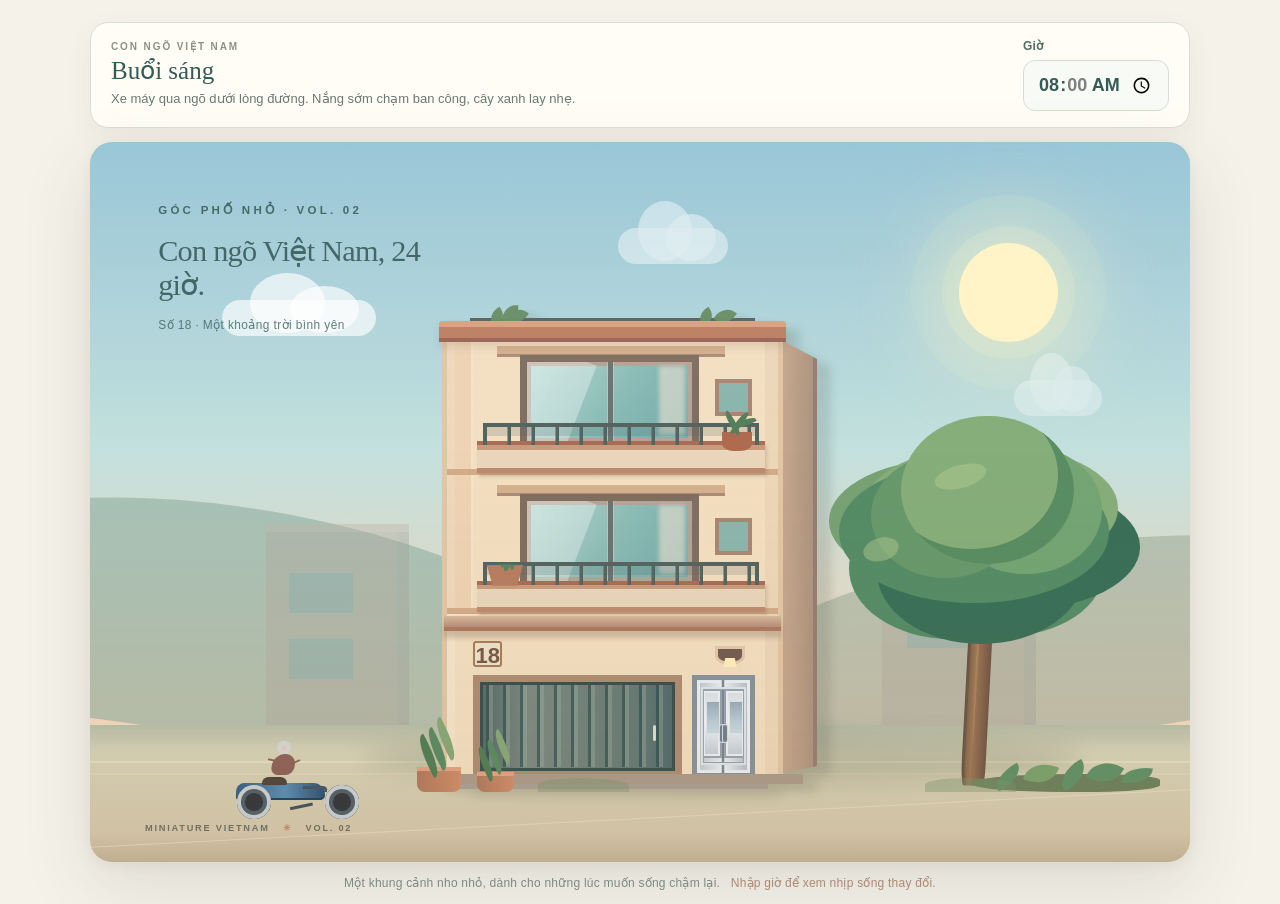
<file: con-ngo-viet-nam-24h-v2.2-updated/nha-pho-viet-codepen/preview.html>
<!DOCTYPE html>
<html lang="vi">
<head>
  <meta charset="UTF-8">
  <meta name="viewport" content="width=device-width, initial-scale=1.0">
  <title>Con ngõ Việt Nam — 24 giờ</title>
  <style>/* Vietnamese three-storey house diorama — original CSS illustration.
   CodePen settings: plain CSS, no external stylesheets or preprocessors. */
:root { color-scheme: light; }
* { box-sizing: border-box; }
html { min-height: 100%; }
body {
  margin: 0;
  background: #f5f2e9;
  color: #384843;
  font-family: 'Trebuchet MS', Arial, sans-serif;
}
.village-app {
  min-height: 100svh; display: flex; flex-direction: column;
  justify-content: center; align-items: center; padding: 22px 14px 14px;
}
.time-topbar {
  width:min(1100px,100%);margin:0 0 14px;padding:16px 20px;
  display:flex;align-items:center;justify-content:space-between;gap:18px;
  border:1px solid #d8ded4;border-radius:18px;background:#fffdf6;
  box-shadow:0 9px 28px #4d635710;
}
.time-topbar-copy{display:flex;flex-direction:column;gap:4px;min-width:0;}
.time-topbar-eyebrow{margin:0;font-size:10px;font-weight:900;letter-spacing:.19em;color:#8a9386;}
.time-topbar h2{margin:0;font-family:Georgia,serif;font-size:25px;line-height:1.2;color:#345b56;font-weight:400;}
.time-topbar-desc{margin:0;font-size:13px;color:#697a70;line-height:1.45;}
.time-input-wrap{display:flex;flex-direction:column;gap:7px;font-size:12px;font-weight:700;color:#536e64;}
.time-input-wrap input{appearance:none;-webkit-appearance:none;border:1px solid #d6ddd5;border-radius:12px;padding:12px 14px;background:#f8faf6;color:#345b56;font:800 18px 'Trebuchet MS',Arial,sans-serif;min-width:144px;}
.time-input-wrap input:focus-visible{outline:3px solid #84a5a0;outline-offset:3px;}
.scene {
  --ink: #3f5d5b;
  --facade: #f3dfc1;
  --facade-shade: #e2c6a5;
  --night-light: #bededa;
  --leaf: #548c66;
  --leaf-light: #86ae7a;
  --leaf-deep: #396f58;
  --soil: #c8b89b;
  --night-opacity: 0;
  --warmth-opacity: 0;
  isolation: isolate;
  position: relative; width: min(1100px,100%); aspect-ratio: 1100/720;
  overflow: hidden; border-radius: 22px; container-type: inline-size;
  background: linear-gradient(180deg, #8fc5da 0%, #c2e2e0 43%, #f6dcc2 78%, #f7dcc6 100%);
  box-shadow: 0 24px 70px rgba(60, 69, 63, .13), 0 3px 13px #60472f12;
  transition: background 1.5s ease;
}
.scene::before {
  content: ''; position: absolute; inset: 0; z-index: 0; pointer-events: none;
  background: linear-gradient(180deg,#111d3c 0%,#243452 47%,#65596a 82%,#8c777b 100%);
  opacity: var(--night-opacity); transition: opacity 1.5s ease;
}
.sky-warmth {
  position:absolute;inset:0;z-index:0;pointer-events:none;
  background:linear-gradient(180deg,#f1a27a98 0%,#f4bb9560 46%,#d779587d 100%);
  opacity:var(--warmth-opacity);transition:opacity 1.5s ease;
}
.scene::after {
  content: ''; pointer-events: none; position: absolute; inset: 0; z-index: 30;
  background: linear-gradient(180deg, #ffffff10, transparent 42%, #9e754018);
}
/* Sky and atmosphere */
.sky-objects { position: absolute; inset: 0; overflow: hidden; }
.sun, .moon { position: absolute; left: 79%; top: 14%; width: 9%; aspect-ratio: 1; border-radius: 50%; transition: opacity 1s, transform 1.6s, left 1.6s, top 1.6s; }
.sun { background: #fff4c6; box-shadow: 0 0 0 17px #fff2c323, 0 0 0 48px #fff3ca12, 0 0 90px 20px #ffefbf9c; }
.moon { opacity: 0; transform: translateY(45px); background: #f5eec9; box-shadow: 0 0 22px 6px #f1e6c95c, 0 0 70px 10px #deceaa2e; }
.moon::after { content: ''; display: block; position: absolute; width: 76%; height: 76%; top: -2%; left: 34%; background: #203352; border-radius: 50%; }
.stars { opacity: 0; transition: opacity 1.6s; }
.stars i { position: absolute; width: .38%; aspect-ratio: 1; left: var(--x); top: var(--y); border-radius: 50%; background: #fff9db; box-shadow: 0 0 10px #f8f0c9; animation: twinkle 2.5s ease-in-out var(--d) infinite alternate; }
@keyframes twinkle { from {opacity:.35;transform:scale(.5)} to {opacity:1;transform:scale(1.3)} }
.cloud { position: absolute; width: 14%; height: 5%; border-radius: 100px; background: #ffffffaa; filter: blur(.3px); animation: float-cloud 18s ease-in-out infinite alternate; transition: opacity 1s; }
.cloud::before, .cloud::after { content: ''; position: absolute; border-radius: 100%; background: inherit; }
.cloud::before {width: 49%;height: 165%;left: 18%;bottom: 10%;} .cloud::after {width: 45%;height: 130%;right: 11%;bottom: 9%;}
.cloud-one {top: 22%;left: 12%;} .cloud-two {top: 12%;left: 48%;width: 10%;opacity:.65;animation-delay:-6s;} .cloud-three {top: 33%;left: 84%;width: 8%;opacity:.47;animation-delay:-9s;}
@keyframes float-cloud {from{transform:translateX(-10px)}to{transform:translateX(22px)}}
.distant-hill { position: absolute; z-index: 1; bottom: 17%; width: 63%; height: 32%; border-radius: 60% 70% 0 0; opacity: .64; background: #92b3a4; transition: background 1.4s; }
.hill-left { left: -17%; transform: rotate(8deg); } .hill-right {right: -20%;height:27%;background: #a5b3a1;transform:rotate(-9deg);}
.neighborhood {position:absolute;inset:0;z-index:2;opacity:.4;transition:opacity 1.4s;}
.neighbor {position:absolute;bottom:17%;background:#b2aaa0;box-shadow:inset -12px 0 #7e9a9b44;border-top:8px solid #c2b6ac;}
.neighbor-left {left:16%;width:13%;height:30%;} .neighbor-right{left:72%;width:14%;height:37%;}
.neighbor span {position:absolute;top:20%;left:16%;width:25%;height:19%;background:#83a6aa;box-shadow:28px 0 #83a6aa,0 66px #83a6aa,28px 66px #83a6aa;}
.street {position:absolute;z-index:3;bottom:0;left:0;width:100%;height:19%;background:linear-gradient(#b8bfaa 0%,#d6d3b8 20%,#d6c9ad 79%,#c3b599 100%);transition:background 1.5s;}
.street::before {content:'';position:absolute;width:100%;height:2px;top:26%;background:#eee3c7aa;box-shadow:0 12px #e8dac35c;}
.street-shadow {position:absolute;z-index:4;left:25%;bottom:11%;width:65%;height:7%;border-radius:100%;background:#57675633;filter:blur(11px);}
.paving {position:absolute;z-index:4;left:0;bottom:6%;height:1px;width:100%;background:#ece1c5aa;transform:skewY(-3deg);}
/* The house: a narrow Vietnamese tube house, illustrated with layered CSS */
.house {position:absolute;z-index:9;left:32%;bottom:11.7%;height:62%;width:31%;filter:drop-shadow(14px 8px 5px #4a50402b);}
.house-side {position:absolute;z-index:-1;top:1.3%;left:98%;width:12%;height:98%;background:linear-gradient(90deg,#caac91,#ae947f);clip-path:polygon(0 0,100% 5%,100% 98%,0 100%);border-right:4px solid #967e70;transition:background 1.4s;}
.house-front {position:absolute;inset:0;background:var(--facade);border:5px solid #e2c7a5;border-bottom:0;box-shadow:inset -13px 0 0 #ddbfa044, inset 8px 0 0 #ffffff2b;transition:background 1.4s,border-color 1.4s;}
.roof-trim {position:absolute;z-index:7;top:-3.5%;left:-2.5%;width:105%;height:4.7%;background:#bd7f63;border-top:6px solid #d9a282;border-bottom:4px solid #9b6558;border-radius:3px 3px 0 0;box-shadow:0 5px 8px #533b2d20;}
.roof-terrace {position:absolute;top:-10%;left:0;width:100%;height:10%;}
.roof-rail {position:absolute;bottom:0;left:7%;width:86%;height:42%;border-top:3px solid #5d6562;border-left:3px solid #5d6562;border-right:3px solid #5d6562;background:repeating-linear-gradient(90deg,transparent 0 19px,#697571 20px 22px);}
.roof-planter {position:absolute;bottom:7%;width:19%;height:26%;background:#bd7a5b;border-radius:2px 2px 8px 8px;z-index:2;}
.planter-left{left:9%;}.planter-right{right:9%;}
.roof-planter i {position:absolute;bottom:70%;left:20%;width:25%;height:130%;border-radius:85% 0 85% 0;background:#688e67;transform:rotate(-34deg);}
.roof-planter i:nth-child(2){left:51%;transform:rotate(36deg);height:160%;}.roof-planter i:nth-child(3){left:40%;transform:rotate(2deg);height:175%;}
.floor {position:absolute;left:0;width:100%;border-bottom:6px solid #d3ac89;}
.floor-three{top:0;height:31.5%;} .floor-two{top:31.5%;height:31.5%;} .floor-one{top:63%;height:37%;border:0;}
.wall-detail {position:absolute;left:0;top:0;height:100%;width:8%;background:#dba88438;border-right:2px solid #f5e3c9;}
.sun-shade{position:absolute;top:7%;left:15%;width:69%;height:6%;background:#d5b18f;box-shadow:0 3px 0 #ac8d78;}
.sliding-door {position:absolute;z-index:1;top:14%;left:22%;width:54%;height:71%;border:7px solid #806e60;background:linear-gradient(125deg,#b7dbd3 0%,#8dbdb7 50%,#70aaa9 100%);box-shadow:inset 0 0 0 4px #b3a497,0 1px 0 #ffffff66;overflow:hidden;transition:background 1.5s,box-shadow 1.5s;}
.sliding-door::before{content:'';position:absolute;z-index:2;top:0;bottom:0;left:49%;width:5px;background:#6b7472;box-shadow:0 0 0 1px #d9d0c488;}
.window-shine {position:absolute;left:-9%;top:-15%;width:40%;height:145%;background:#ffffff56;transform:rotate(21deg);}
.curtain {position:absolute;right:4%;top:5%;width:16%;height:86%;background:#f4e4d391;filter:blur(2px);}
.little-window {position:absolute;left:81%;top:32%;width:11%;height:28%;border:4px solid #a88873;background:#8bb6ae;transition:background 1.5s;}
.balcony{position:absolute;z-index:3;left:9%;bottom:-3%;width:87%;height:24%;background:linear-gradient(#c99b7e 0 20%,#ead6bb 20% 100%);border-top:4px solid #a96d57;border-bottom:5px solid #be8b70;box-shadow:2px 4px 3px #75544136;}
.balcony-grille{position:absolute;top:-100%;left:2%;width:96%;height:100%;border:4px solid #546461;border-bottom:0;background:repeating-linear-gradient(90deg,transparent 0 20px,#546461 21px 24px);box-shadow:inset 0 9px #50636333;}
.hanging-plant {position:absolute;z-index:5;right:8%;bottom:14%;width:9%;height:14%;background:#ae6b50;border-radius:0 0 40% 40%;}
.hanging-plant i{position:absolute;bottom:80%;left:25%;width:23%;height:140%;background:#567f5c;border-radius:80% 0;transform:rotate(-36deg);}.hanging-plant i:nth-child(2){left:48%;transform:rotate(30deg);}.hanging-plant i:nth-child(3){left:62%;transform:rotate(65deg);}
.flower-pot {position:absolute;z-index:5;left:12%;bottom:17%;width:11%;height:16%;background:#b77d62;clip-path:polygon(0 0,100% 0,84% 100%,16% 100%);}
.flower-pot i{position:absolute;left:38%;bottom:70%;width:23%;height:170%;background:#588561;border-radius:80% 0;transform:rotate(-35deg);}
.flower-pot i:nth-child(2){transform:rotate(30deg);left:60%;}.flower-pot i:nth-child(3){transform:rotate(0);left:48%;height:240%;}
.awning{position:absolute;z-index:6;left:-1%;top:1%;width:102%;height:9%;background:linear-gradient(#d9b99e,#b58e76);box-shadow:0 7px 5px #7762514d;border-bottom:4px solid #ae7960;}
.address {position:absolute;z-index:7;top:16%;left:8%;height:16%;aspect-ratio:1;background:#eee3cb;border:2px solid #a57d5e;border-radius:3px;display:grid;place-items:center;color:#765a48;font-size:clamp(8px,2cqw,24px);font-weight:800;}
.porch-light{position:absolute;z-index:7;right:11%;top:21%;width:7%;height:8%;border-radius:0 0 50% 50%;background:#735d51;box-shadow:0 0 0 3px #e3c9aa;transition:box-shadow 1.5s;}
.porch-light::after{content:'';position:absolute;top:70%;left:21%;width:58%;height:70%;background:#fff0ba;clip-path:polygon(15% 0,85% 0,100% 100%,0 100%);}
.garage {position:absolute;left:8%;bottom:0;width:63%;height:63%;background:linear-gradient(90deg,#526969,#7b8a83 25%,#647a76 80%,#4f696b);border:7px solid #ad8c73;box-shadow:inset 0 0 0 3px #374f50;}
.garage-slats {position:absolute;inset:4% 3%;background:repeating-linear-gradient(90deg,#274949bd 0 3px,#a6b8af63 3px 7px,transparent 7px 17px);opacity:.85;}
.garage-handle{position:absolute;right:10%;top:49%;width:3px;height:17%;background:#d8ddd6;border-radius:3px;}
.front-door {position:absolute;right:7%;bottom:0;width:19%;height:63%;background:linear-gradient(90deg,#bcc6cf 0%,#edf2f6 50%,#afb9c4 100%);border:5px solid #86929f;box-shadow:inset 0 0 0 3px #eaf0f4;overflow:hidden;}
.front-door::before{content:'';position:absolute;left:50%;top:0;width:2px;height:100%;background:#7b8793;transform:translateX(-50%);box-shadow:0 0 0 1px #cfd7de;}
.front-door::after{content:'';position:absolute;inset:8% 7%;border:2px solid #dfe6eb;box-shadow:inset 0 0 0 1px #98a4af;}
.door-panel{position:absolute;top:10%;width:40%;height:74%;background:linear-gradient(180deg,#d8e0e7 0%,#f7fafc 46%,#c2ccd6 100%);border:2px solid #97a3af;box-shadow:inset 0 0 0 2px #edf2f6;}
.panel-left{left:8%;}
.panel-right{right:8%;}
.door-panel::after{content:'';position:absolute;left:14%;top:15%;width:72%;height:48%;background:linear-gradient(180deg,#7f99a8 0%,#bfd6e2 100%);border:1px solid #dde7ee;opacity:.75;}
.door-handle{position:absolute;top:49%;width:4px;height:18%;border-radius:4px;background:#717f8d;box-shadow:0 0 0 1px #d9e0e5;z-index:2;}
.handle-left{left:44%;}
.handle-right{right:44%;}
.front-steps {position:absolute;bottom:-4%;left:3%;width:94%;height:4%;background:#c0b0a0;box-shadow:0 5px 0 #aaa096;}
.house-foundation{position:absolute;bottom:-1.5%;left:-3%;width:109%;height:2.3%;background:#ab9b8a;z-index:3;}
/* Cây bàng-inspired leafy street tree */
.tree{position:absolute;z-index:12;left:67%;bottom:10.6%;height:53%;width:27%;transform-origin:50% 100%;animation:sway 8s ease-in-out infinite alternate;}
.tree-trunk{position:absolute;left:47%;bottom:0;width:8%;height:65%;border-radius:48% 45% 9% 12%;background:linear-gradient(90deg,#745b49,#9e7856 36%,#705544);transform:rotate(3deg);box-shadow:inset 3px 0 #574b3a77;}
.tree-trunk::after{content:'';position:absolute;left:38%;top:10%;width:10%;height:74%;background:#d2a3814d;border-radius:100%;}
.branch{position:absolute;bottom:38%;left:50%;width:5%;height:34%;border-radius:20px;background:#80634d;transform-origin:bottom;}
.branch-left{transform:rotate(-46deg)}.branch-right{transform:rotate(43deg);height:38%;}.branch-high{transform:rotate(-14deg);height:52%;}
.crown-layer{position:absolute;border-radius:50%;transition:background 1.4s,box-shadow 1.4s;}
.crown-bottom{left:17%;top:25%;width:70%;height:38%;background:var(--leaf-deep);box-shadow:-30px -3px 0 -2px var(--leaf),25px -2px 0 -6px var(--leaf);}
.crown-middle{left:4%;top:15%;width:91%;height:37%;background:var(--leaf);box-shadow:17px -24px 0 -8px var(--leaf-light),-18px -11px 0 -8px #77a274,38px 15px 0 -7px var(--leaf-deep);}
.crown-top{left:25%;top:3%;width:58%;height:39%;background:var(--leaf-light);box-shadow:-42px 26px 0 -12px #67996c,38px 20px 0 -10px #74a575,inset -16px -15px 0 #598d63;}
.tree-highlight{position:absolute;z-index:2;width:18%;height:6%;border-radius:50%;background:#b6cd9270;transform:rotate(-15deg);}
.h1{left:36%;top:16%;}.h2{left:12%;top:35%;width:12%;}
@keyframes sway{from{transform:rotate(-.7deg)}to{transform:rotate(1.1deg)}}
/* Small daily-life scene: day motorbike, night dog walk */
.street-life{position:absolute;z-index:11;left:0;bottom:5.2%;width:100%;height:14%;pointer-events:none;}
.motorbike-scene,.walk-scene{position:absolute;bottom:0;transition:opacity 1s ease,transform 1s ease;}
.motorbike-scene{left:10%;width:17%;height:100%;opacity:1;animation:bike-passing 17s linear infinite;}
.walk-scene{right:13%;width:18%;height:100%;opacity:0;animation:dog-walk-passing 19s linear -7s infinite;animation-play-state:paused;}
.motorbike-body{position:absolute;left:19%;bottom:24%;width:48%;height:17%;background:linear-gradient(90deg,#325f8a,#5a8eb5 55%,#294f72);border-radius:22px 30px 14px 10px;box-shadow:inset 0 -2px 0 #203f5f;}
.bike-seat{position:absolute;left:29%;bottom:91%;width:28%;height:48%;background:#4e433c;border-radius:8px 8px 2px 2px;}
.bike-front{position:absolute;right:-3%;bottom:53%;width:29%;height:34%;border-radius:0 8px 0 0;border-right:3px solid #415566;border-top:3px solid #415566;transform:skewX(-18deg);}
.wheel{position:absolute;bottom:6%;width:18%;aspect-ratio:1;border-radius:50%;background:#31353c;box-shadow:inset 0 0 0 4px #cad1d6,inset 0 0 0 8px #4f5f68;}
.wheel-back{left:20%;}.wheel-front{right:15%;}
.motorbike-body::before,.motorbike-body::after{content:'';position:absolute;bottom:-46%;width:26%;height:55%;border-bottom:3px solid #42525c;}
.motorbike-body::before{left:14%;transform:rotate(16deg);}
.motorbike-body::after{right:14%;transform:rotate(-12deg);}
.motorbike-rider{position:absolute;left:35%;bottom:42%;width:22%;height:41%;}
.rider-head{position:absolute;left:27%;top:0;width:34%;aspect-ratio:1;border-radius:50%;background:#f2c59f;box-shadow:0 0 0 5px #d4d9db inset;}
.rider-body{position:absolute;left:16%;top:32%;width:56%;height:50%;background:#8d6258;border-radius:12px 12px 8px 8px;transform:skewX(-10deg);}
.rider-body::before{content:'';position:absolute;left:-20%;top:22%;width:35%;height:10%;background:#8d6258;transform:rotate(12deg);border-radius:8px;}
.rider-body::after{content:'';position:absolute;right:-20%;top:34%;width:37%;height:10%;background:#8d6258;transform:rotate(-25deg);border-radius:8px;}
@keyframes bike-passing{0%{transform:translateX(-190%)}100%{transform:translateX(605%)}}
@keyframes dog-walk-passing{0%{transform:translateX(165%)}100%{transform:translateX(-570%)}}
.walker{position:absolute;left:0;bottom:11%;width:22%;height:73%;}
.walker-head{position:absolute;left:26%;top:0;width:26%;aspect-ratio:1;border-radius:50%;background:#ecc09c;}
.walker-body{position:absolute;left:22%;top:23%;width:30%;height:35%;background:#7d8ba1;border-radius:10px 10px 6px 6px;}
.walker-arm{position:absolute;left:44%;top:35%;width:32%;height:7%;background:#7d8ba1;transform:rotate(12deg);transform-origin:left center;border-radius:8px;}
.walker-leg{position:absolute;top:55%;width:7%;height:28%;background:#53463f;border-radius:8px;transform-origin:top center;animation:walk-leg 1.2s ease-in-out infinite;}
.leg-left{left:27%;}.leg-right{left:43%;animation-delay:-.6s;}
@keyframes walk-leg{0%,100%{transform:rotate(12deg)}50%{transform:rotate(-14deg)}}
.leash{position:absolute;left:18%;bottom:49%;width:20%;height:2px;background:#d7c8a6;transform:rotate(8deg);transform-origin:left center;}
.dog{position:absolute;left:43%;bottom:15%;width:28%;height:31%;background:#c39160;border-radius:45% 44% 24% 18%;animation:dog-bob 1.2s ease-in-out infinite;}
.dog-head{position:absolute;right:-16%;top:16%;width:36%;height:49%;background:#c39160;border-radius:48% 55% 52% 50%;}
.dog-ear{position:absolute;right:-8%;top:13%;width:13%;height:25%;background:#8b5b40;border-radius:40% 60% 20% 70%;transform:rotate(18deg);}
.dog-tail{position:absolute;left:-8%;top:8%;width:22%;height:10%;background:#8b5b40;border-radius:20px;transform:rotate(-35deg);transform-origin:right center;animation:wag .45s ease-in-out infinite alternate;}
.dog-leg{position:absolute;bottom:-22%;width:8%;height:27%;background:#8b5b40;border-radius:6px;animation:walk-leg 1.2s ease-in-out infinite;}
.leg-front{left:58%;}.leg-back{left:18%;animation-delay:-.5s;}
@keyframes wag{from{transform:rotate(-48deg)}to{transform:rotate(-20deg)}}
@keyframes dog-bob{0%,100%{transform:translateY(0)}50%{transform:translateY(-1px)}}
/* Street plants and subtle small-life details */
.front-garden{position:absolute;z-index:15;left:29%;bottom:9.7%;width:69%;height:13%;pointer-events:none;}
.garden-bed{position:absolute;bottom:0;right:1%;width:25%;height:19%;border-radius:60% 40% 45% 55%;background:#6b805d;}
.garden-bed i{position:absolute;bottom:42%;left:calc(12% + (var(--idx,0) * 17%));width:16%;height:90%;border-radius:90% 0;background:#609167;transform:rotate(-30deg);}
.garden-bed i:nth-child(2){--idx:1;transform:rotate(20deg);height:130%;background:#7aa16b;}.garden-bed i:nth-child(3){--idx:2;height:110%;}.garden-bed i:nth-child(4){--idx:3;transform:rotate(28deg);height:140%;}.garden-bed i:nth-child(5){--idx:4;transform:rotate(6deg);height:98%;}
.large-pot,.small-pot{position:absolute;bottom:0;width:5.8%;height:27%;background:linear-gradient(90deg,#af795d,#d18d6a);border-radius:1px 1px 8px 8px;box-shadow:inset 0 4px #e3a382;}
.large-pot{left:1%;}.small-pot{left:9%;width:4.8%;height:22%;}
.pot-leaves{position:absolute;left:36%;bottom:84%;height:175%;width:24%;border-radius:90% 0;background:#588b62;transform:rotate(-28deg);box-shadow:12px -5px 0 #86a877,-11px 2px 0 #507d54;}
.grass{position:absolute;bottom:0;width:12%;height:15%;border-radius:70% 80% 0 0;background:#78946b66;}.grass-left{left:17%;}.grass-right{right:20%;}
.fireflies{position:absolute;z-index:18;inset:0;opacity:0;transition:opacity 1s;pointer-events:none;}
.fireflies i{position:absolute;left:77%;top:65%;width:.5%;aspect-ratio:1;border-radius:100%;background:#fbe9a2;box-shadow:0 0 14px 3px #f2dc88;animation:firefly 4s ease-in-out infinite alternate;}
.fireflies i:nth-child(2){left:82%;top:75%;animation-delay:-2s}.fireflies i:nth-child(3){left:69%;top:64%;animation-delay:-1.3s}.fireflies i:nth-child(4){left:89%;top:57%;animation-delay:-3s}
@keyframes firefly{from{opacity:.1;transform:translate(0,0)}to{opacity:1;transform:translate(12px,-18px)}}
/* Editorial elements */
.scene-heading{position:absolute;z-index:25;top:8.5%;left:6.2%;color:#3d6261;transition:color 1.4s;}
.scene-heading p{margin:0 0 1.5cqw;font-size:1.05cqw;font-weight:900;letter-spacing:.28em;}
.scene-heading h1{max-width:25cqw;font-size:clamp(15px,2.75cqw,34px);font-family:Georgia,'Times New Roman',serif;font-weight:400;line-height:1.14;letter-spacing:-.025em;margin:0 0 1.15cqw;}
.scene-heading>span{font-size:1.08cqw;letter-spacing:.035em;opacity:.83;}
.scene-credit{position:absolute;z-index:25;left:5%;bottom:4%;color:#6b7068;font-weight:800;letter-spacing:.19em;font-size:.84cqw;transition:color 1.4s;}
.scene-credit span{margin:0 .8cqw;color:#bb8965;}
.app-footer{font-size:12px;letter-spacing:.02em;text-align:center;color:#829086;margin:14px 0 0;}.app-footer span{color:#b58e77;margin-left:7px;}
/* Six stages in the Vietnamese alley's 24-hour cycle */
.scene[data-phase="dawn"]{--warmth-opacity:.42;--night-opacity:.11;--facade:#eed8bb;--leaf:#5c886c;}
.scene[data-phase="morning"]{--warmth-opacity:.08;--night-opacity:0;}
.scene[data-phase="noon"]{--warmth-opacity:0;--night-opacity:0;--facade:#f5e6c9;--leaf:#5c956e;}
.scene[data-phase="afternoon"]{--warmth-opacity:.66;--night-opacity:.12;--facade:#eac9a9;--leaf:#5e8961;}
.scene[data-phase="evening"]{--warmth-opacity:.19;--night-opacity:.79;--facade:#ada3a5;--facade-shade:#938489;--leaf:#3b6460;--leaf-light:#5e7c69;--leaf-deep:#2e4f52;}
.scene[data-phase="night"]{--warmth-opacity:0;--night-opacity:1;--facade:#9799a2;--facade-shade:#717783;--leaf:#345a5a;--leaf-light:#4b7166;--leaf-deep:#254750;}
.scene[data-phase="dawn"] .sun{left:13%;top:33%;background:#ffe4ab;}
.scene[data-phase="noon"] .sun{left:54%;top:9%;}
.scene[data-phase="afternoon"] .sun{left:76%;top:31%;background:#ffdfad;}
.scene[data-phase="evening"] .sun,.scene[data-phase="night"] .sun{opacity:0;transform:translateY(70px)}
.scene[data-phase="evening"] .moon,.scene[data-phase="night"] .moon{opacity:1;transform:translateY(0)}
.scene[data-phase="evening"] .stars,.scene[data-phase="night"] .stars{opacity:1}
.scene[data-phase="evening"] .cloud,.scene[data-phase="night"] .cloud{opacity:.15}
.scene[data-phase="evening"] .distant-hill,.scene[data-phase="night"] .distant-hill{background:#334c58}
.scene[data-phase="evening"] .neighborhood,.scene[data-phase="night"] .neighborhood{opacity:.56;filter:brightness(.46)}
.scene[data-phase="evening"] .street,.scene[data-phase="night"] .street{background:linear-gradient(#414955 0%,#61646d 20%,#6b696d 100%)}
.scene[data-phase="evening"] .house-front,.scene[data-phase="night"] .house-front{border-color:#777784;box-shadow:inset -12px 0 0 #252b3e20}
.scene[data-phase="evening"] .house-side,.scene[data-phase="night"] .house-side{background:linear-gradient(90deg,#777582,#5b5e6b)}
.scene[data-phase="evening"] .sliding-door,.scene[data-phase="night"] .sliding-door{background:linear-gradient(115deg,#fae6ad,#e1ae70 68%,#d3985a);box-shadow:inset 0 0 10px 4px #f6ce8c,0 0 12px #f3c58877}
.scene[data-phase="evening"] .little-window,.scene[data-phase="night"] .little-window{background:#f6c77b;box-shadow:0 0 8px #f6c77b9b}
.scene[data-phase="evening"] .porch-light,.scene[data-phase="night"] .porch-light{box-shadow:0 0 12px 7px #ffdb966e,0 0 38px 22px #ffd29c3b}
.scene[data-phase="evening"] .scene-heading,.scene[data-phase="night"] .scene-heading{color:#f4ddc6}
.scene[data-phase="evening"] .scene-credit,.scene[data-phase="night"] .scene-credit{color:#ddc7bc}
.scene[data-phase="evening"] ~ .app-footer,.scene[data-phase="night"] ~ .app-footer{color:#829086}
.scene[data-phase="evening"] .fireflies,.scene[data-phase="night"] .fireflies{opacity:1}
.scene[data-phase="dawn"] .scene-heading,.scene[data-phase="afternoon"] .scene-heading{color:#554f53}
/* Preserve house design; only change daily street-life actors */
.scene[data-phase="noon"] .motorbike-scene,.scene[data-phase="evening"] .motorbike-scene,.scene[data-phase="night"] .motorbike-scene{opacity:0;animation-play-state:paused;}
.scene[data-phase="evening"] .walk-scene{opacity:1;animation-play-state:running;}
.scene[data-phase="night"] .walk-scene{opacity:0;animation-play-state:paused;}
@media (max-width:650px) {
  .village-app{padding:8px 6px;}
  .time-topbar{padding:14px 12px;gap:10px;align-items:flex-start;flex-direction:column;margin-bottom:10px;border-radius:14px;}
  .time-topbar h2{font-size:22px;}
  .time-topbar-desc{font-size:12px;}
  .time-input-wrap{width:100%;}
  .time-input-wrap input{width:100%;min-width:0;font-size:17px;}
  .scene{width:100%;border-radius:13px;aspect-ratio:4/4.5;}
  .scene-heading{top:5%;left:6%;}
  .scene-heading h1{font-size:5.2cqw;max-width:50cqw;}
  .scene-heading p{font-size:2cqw;letter-spacing:.19em;}
  .scene-heading>span{font-size:2cqw;}
  .house{left:24%;width:43%;height:54%;bottom:17%;}
  .tree{left:59%;width:37%;height:48%;bottom:18%;}
  .street-life{bottom:14.2%;height:12%;}
  .motorbike-scene{left:7%;width:25%;transform:translateY(15%);}
  .walk-scene{right:7%;width:28%;}
  .street{height:25%;}.distant-hill{bottom:24%;}.neighbor{bottom:24%;}
  .front-garden{left:19%;bottom:15.4%;width:75%;}
  .sun,.moon{width:13%;left:76%;top:19%;}
  .scene-credit{bottom:4%;font-size:1.5cqw;}
  .app-footer{font-size:11px;max-width:310px;line-height:1.6;}
  .app-footer span{display:block;margin:0;}
}
@media (prefers-reduced-motion: reduce) {
  *,*::before,*::after{animation:none!important;transition-duration:.01ms!important;}
}
</style>
</head>
<body>
<!-- Paste into CodePen > HTML. No libraries needed. -->
<div class="village-app">
  <section class="time-topbar" aria-label="Nhập giờ cho con ngõ Việt Nam">
    <div class="time-topbar-copy">
      <p class="time-topbar-eyebrow">CON NGÕ VIỆT NAM</p>
      <h2 id="phase-title">Buổi sáng</h2>
      <p class="time-topbar-desc" id="phase-description">Xe máy qua ngõ. Nắng sớm chạm ban công, cây xanh lay nhẹ.</p>
    </div>
    <label class="time-input-wrap" for="time-input">
      <span>Giờ</span>
      <input id="time-input" type="time" step="3600" value="08:00" aria-label="Nhập giờ trong ngày" />
    </label>
  </section>

  <section class="scene" id="village-scene" data-phase="morning" aria-label="Con ngõ Việt Nam, nhà ba tầng số 18 và hoạt cảnh thay đổi theo giờ">
    <div class="sky-warmth" aria-hidden="true"></div>
    <div class="sky-objects" aria-hidden="true">
      <div class="sun"></div><div class="moon"></div>
      <div class="stars">
        <i style="--x:7%;--y:14%;--d:0s"></i><i style="--x:17%;--y:30%;--d:.8s"></i>
        <i style="--x:26%;--y:10%;--d:1.5s"></i><i style="--x:39%;--y:17%;--d:2s"></i>
        <i style="--x:57%;--y:8%;--d:.5s"></i><i style="--x:68%;--y:23%;--d:1.1s"></i>
        <i style="--x:77%;--y:10%;--d:2.5s"></i><i style="--x:92%;--y:25%;--d:1.8s"></i>
        <i style="--x:11%;--y:45%;--d:2.3s"></i><i style="--x:84%;--y:39%;--d:.3s"></i>
        <i style="--x:48%;--y:28%;--d:1s"></i><i style="--x:61%;--y:36%;--d:1.7s"></i>
      </div>
      <div class="cloud cloud-one"></div><div class="cloud cloud-two"></div><div class="cloud cloud-three"></div>
    </div>

    <div class="distant-hill hill-left" aria-hidden="true"></div>
    <div class="distant-hill hill-right" aria-hidden="true"></div>
    <div class="neighborhood" aria-hidden="true">
      <div class="neighbor neighbor-left"><span></span><span></span></div>
      <div class="neighbor neighbor-right"><span></span><span></span><span></span></div>
    </div>
    <div class="street" aria-hidden="true"></div>
    <div class="street-shadow" aria-hidden="true"></div>
    <div class="paving" aria-hidden="true"></div>

    <div class="street-life" aria-hidden="true">
      <div class="motorbike-scene">
        <div class="motorbike-rider"><span class="rider-head"></span><span class="rider-body"></span></div>
        <div class="motorbike-body"><span class="bike-seat"></span><span class="bike-front"></span></div>
        <div class="wheel wheel-back"></div>
        <div class="wheel wheel-front"></div>
      </div>
      <div class="walk-scene">
        <div class="walker"><span class="walker-head"></span><span class="walker-body"></span><span class="walker-arm"></span><span class="walker-leg leg-left"></span><span class="walker-leg leg-right"></span></div>
        <div class="leash"></div>
        <div class="dog"><span class="dog-head"></span><span class="dog-ear"></span><span class="dog-tail"></span><span class="dog-leg leg-front"></span><span class="dog-leg leg-back"></span></div>
      </div>
    </div>

    <div class="house" aria-hidden="true">
      <div class="house-side"></div>
      <div class="house-front">
        <div class="roof-trim"></div>
        <div class="roof-terrace">
          <div class="roof-planter planter-left"><i></i><i></i><i></i></div>
          <div class="roof-planter planter-right"><i></i><i></i></div>
          <span class="roof-rail"></span>
        </div>

        <div class="floor floor-three">
          <div class="wall-detail"></div>
          <div class="sun-shade"></div>
          <div class="sliding-door"><span class="window-shine"></span><span class="curtain"></span></div>
          <div class="little-window"></div>
          <div class="balcony"><div class="balcony-grille"></div></div>
          <div class="hanging-plant hanging-three"><i></i><i></i><i></i></div>
        </div>

        <div class="floor floor-two">
          <div class="wall-detail"></div>
          <div class="sun-shade"></div>
          <div class="sliding-door"><span class="window-shine"></span><span class="curtain"></span></div>
          <div class="little-window"></div>
          <div class="balcony"><div class="balcony-grille"></div></div>
          <div class="flower-pot pot-two"><i></i><i></i><i></i></div>
        </div>

        <div class="floor floor-one">
          <div class="awning"></div>
          <div class="address"><span>18</span></div>
          <div class="porch-light"></div>
          <div class="garage"><div class="garage-slats"></div><div class="garage-handle"></div></div>
          <div class="front-door">
            <span class="door-panel panel-left"></span>
            <span class="door-panel panel-right"></span>
            <span class="door-handle handle-left"></span>
            <span class="door-handle handle-right"></span>
          </div>
          <div class="front-steps"></div>
        </div>
      </div>
      <div class="house-foundation"></div>
    </div>

    <div class="tree" aria-hidden="true">
      <div class="tree-trunk"></div>
      <div class="branch branch-left"></div><div class="branch branch-right"></div><div class="branch branch-high"></div>
      <div class="crown-layer crown-bottom"></div>
      <div class="crown-layer crown-middle"></div>
      <div class="crown-layer crown-top"></div>
      <div class="tree-highlight h1"></div><div class="tree-highlight h2"></div>
    </div>

    <div class="front-garden" aria-hidden="true">
      <div class="garden-bed"><i></i><i></i><i></i><i></i><i></i></div>
      <div class="large-pot"><span class="pot-leaves"></span></div>
      <div class="small-pot"><span class="pot-leaves"></span></div>
      <div class="grass grass-left"></div><div class="grass grass-right"></div>
    </div>
    <div class="fireflies" aria-hidden="true"><i></i><i></i><i></i><i></i></div>

    <div class="scene-heading"><p>GÓC PHỐ NHỎ · VOL. 02</p><h1>Con ngõ Việt Nam, 24 giờ.</h1><span>Số 18 · Một khoảng trời bình yên</span></div>
    <div class="scene-credit">MINIATURE VIETNAM <span>✳</span> VOL. 02</div>
  </section>

  <p class="app-footer">Một khung cảnh nho nhỏ, dành cho những lúc muốn sống chậm lại. <span>Nhập giờ để xem nhịp sống thay đổi.</span></p>
</div>

<script>// Con ngõ Việt Nam — 24 giờ | CodePen JS (no dependencies)
(() => {
  const scene = document.querySelector('#village-scene');
  const timeInput = document.querySelector('#time-input');
  const heading = document.querySelector('#phase-title');
  const description = document.querySelector('#phase-description');
  if (!scene || !timeInput || !heading || !description) return;

  const periods = [
    { start: 0, end: 4, phase: 'night', title: 'Đêm khuya', description: 'Con ngõ ngủ yên. Trăng, sao và ngọn đèn hiên còn sáng.' },
    { start: 5, end: 6, phase: 'dawn', title: 'Bình minh', description: 'Trời hửng sáng. Chiếc xe máy đầu tiên đi qua lòng đường.' },
    { start: 7, end: 10, phase: 'morning', title: 'Buổi sáng', description: 'Xe máy qua ngõ dưới lòng đường. Nắng sớm chạm ban công, cây xanh lay nhẹ.' },
    { start: 11, end: 14, phase: 'noon', title: 'Buổi trưa', description: 'Nắng đứng bóng. Con ngõ tạm yên, râm mát dưới tán cây.' },
    { start: 15, end: 17, phase: 'afternoon', title: 'Buổi chiều', description: 'Nắng vàng nghiêng qua mái nhà. Xe máy trở về cuối ngày.' },
    { start: 18, end: 21, phase: 'evening', title: 'Buổi tối', description: 'Đèn các tầng bật sáng. Một người dắt chó đi dạo đúng chiều trong ngõ.' },
    { start: 22, end: 23, phase: 'night', title: 'Đêm khuya', description: 'Phố đã vắng người. Đèn hiên, ánh trăng và đom đóm.' }
  ];

  function getHour(value) {
    const [hour] = String(value || '08:00').split(':');
    const parsed = Number(hour);
    return Number.isFinite(parsed) ? Math.max(0, Math.min(23, parsed)) : 8;
  }

  function setHour(value) {
    const safeHour = getHour(value);
    const period = periods.find(({ start, end }) => safeHour >= start && safeHour <= end) || periods[2];
    const timeText = `${String(safeHour).padStart(2, '0')}:00`;
    timeInput.value = timeText;
    heading.textContent = period.title;
    description.textContent = period.description;
    scene.dataset.phase = period.phase;
  }

  timeInput.addEventListener('input', event => setHour(event.target.value));
  timeInput.addEventListener('change', event => setHour(event.target.value));
  setHour(timeInput.value);
})();
</script>
</body>
</html>
</file>
<file: style.css>
:root {
  color-scheme: dark;
  --bg-deep: #060911;
  --bg-card: #101624;
  --bg-pill: rgba(14, 20, 34, 0.82);
  --border-subtle: rgba(148, 163, 184, 0.14);
  --border-glow: rgba(56, 189, 248, 0.48);
  --text-primary: #f1f5f9;
  --text-muted: #64748b;
  --accent-cyan: #38bdf8;
  --accent-indigo: #818cf8;
  --accent-emerald: #34d399;
  --radius-card: 16px;
}

*,
*::before,
*::after {
  box-sizing: border-box;
}

html,
body {
  margin: 0;
  padding: 0;
  min-block-size: 100dvh;
  background-color: var(--bg-deep);
  color: var(--text-primary);
  font-family: system-ui, -apple-system, BlinkMacSystemFont, "Segoe UI", Roboto, sans-serif;
  line-height: 1.5;
  overflow-x: clip;
}

/* Replaced elements use block display to avoid inline baseline gaps */
iframe,
svg {
  display: block;
}

button,
input {
  font: inherit;
  color: inherit;
}

/* ==================== AMBIENT DARK MODE SCENE ==================== */
.ambient-scene {
  position: fixed;
  inset: 0;
  z-index: 0;
  pointer-events: none;
  overflow: clip;
}

.ambient-grid {
  position: absolute;
  inset: 0;
  background-image: radial-gradient(rgba(148, 163, 184, 0.1) 1px, transparent 1px);
  background-size: 28px 28px;
  mask-image: radial-gradient(circle at 50% 45%, rgba(0, 0, 0, 0.85), transparent 78%);
}

.aurora-orb {
  position: absolute;
  border-radius: 50%;
  filter: blur(85px);
  opacity: 0.42;
  will-change: transform;
  animation: floatOrb 16s ease-in-out infinite alternate;
}

.orb-cyan {
  inline-size: 420px;
  block-size: 420px;
  inset-block-start: calc(50% - 240px);
  inset-inline-start: calc(50% - 340px);
  background: radial-gradient(circle, rgba(56, 189, 248, 0.45), transparent 70%);
}

.orb-indigo {
  inline-size: 460px;
  block-size: 460px;
  inset-block-start: calc(50% - 210px);
  inset-inline-start: calc(50% - 80px);
  background: radial-gradient(circle, rgba(129, 140, 248, 0.42), transparent 70%);
  animation-duration: 20s;
  animation-delay: -5s;
}

.orb-emerald {
  inline-size: 340px;
  block-size: 340px;
  inset-block-start: calc(50% - 100px);
  inset-inline-start: calc(50% - 170px);
  background: radial-gradient(circle, rgba(52, 211, 153, 0.25), transparent 70%);
  animation-duration: 18s;
  animation-delay: -9s;
}

@keyframes floatOrb {
  0% {
    transform: translate3d(-24px, -18px, 0) scale(0.96);
  }
  50% {
    transform: translate3d(22px, 14px, 0) scale(1.06);
  }
  100% {
    transform: translate3d(-12px, 24px, 0) scale(0.98);
  }
}

/* ==================== APP SHELL & SEARCH STAGE ==================== */
.app-shell {
  position: relative;
  z-index: 1;
  min-block-size: 100dvh;
  display: flex;
  flex-direction: column;
  inline-size: min(1600px, 100%);
  margin-inline: auto;
  padding-inline: clamp(1rem, 2.5vw, 2.25rem);
}

.search-stage {
  display: flex;
  align-items: center;
  justify-content: center;
  inline-size: 100%;
  transition:
    min-block-size 0.65s cubic-bezier(0.22, 1, 0.36, 1),
    padding-block 0.65s cubic-bezier(0.22, 1, 0.36, 1);
}

/* FRAME 1: Ban đầu chưa hiển thị dự án, thanh tìm kiếm nằm giữa màn hình */
.app-shell.is-initial .search-stage {
  min-block-size: 100dvh;
  padding-block: 2rem;
}

/* FRAME 2: Sau khi nhấn Enter, thanh tìm kiếm trượt gọn lên trên */
.app-shell.has-searched .search-stage {
  min-block-size: 0;
  padding-block: 1.65rem 1.35rem;
}

.search-form {
  inline-size: min(640px, 100%);
}

.search-FieldWrap {
  position: relative;
  border-radius: 999px;
  padding: 1.5px;
  background: linear-gradient(
    120deg,
    rgba(56, 189, 248, 0.55),
    rgba(129, 140, 248, 0.35),
    rgba(52, 211, 153, 0.45),
    rgba(56, 189, 248, 0.55)
  );
  background-size: 240% 240%;
  animation: shimmerBorder 7s ease infinite;
  box-shadow:
    0 20px 50px -12px rgba(2, 6, 23, 0.85),
    0 0 36px -6px rgba(56, 189, 248, 0.22);
  transition: transform 0.3s ease, box-shadow 0.3s ease;
}

.search-FieldWrap:focus-within {
  transform: translateY(-2px) scale(1.01);
  box-shadow:
    0 24px 60px -12px rgba(2, 6, 23, 0.92),
    0 0 48px -4px rgba(56, 189, 248, 0.36);
}

.search-glow {
  position: absolute;
  inset: -14px;
  border-radius: 999px;
  background: linear-gradient(90deg, rgba(56, 189, 248, 0.22), rgba(129, 140, 248, 0.22));
  filter: blur(22px);
  opacity: 0.75;
  z-index: -1;
  pointer-events: none;
  animation: pulseGlow 4.5s ease-in-out infinite alternate;
}

@keyframes shimmerBorder {
  0% { background-position: 0% 50%; }
  50% { background-position: 100% 50%; }
  100% { background-position: 0% 50%; }
}

@keyframes pulseGlow {
  from { opacity: 0.45; transform: scale(0.98); }
  to { opacity: 0.85; transform: scale(1.02); }
}

.search-pill {
  display: flex;
  align-items: safe center;
  gap: 0.85rem;
  padding-block: 0.85rem;
  padding-inline: 1.35rem 1.15rem;
  border-radius: 999px;
  background: var(--bg-pill);
  backdrop-filter: blur(20px);
}

.search-icon {
  inline-size: 20px;
  block-size: 20px;
  color: var(--accent-cyan);
  flex-shrink: 0;
}

.search-input {
  flex: 1;
  min-inline-size: 0;
  border: none;
  background: transparent;
  color: var(--text-primary);
  font-size: 1rem;
  outline: none;
}

.search-input::placeholder {
  color: var(--text-muted);
}

.enter-kbd {
  flex-shrink: 0;
  padding: 0.22rem 0.6rem;
  border-radius: 999px;
  border: 1px solid rgba(148, 163, 184, 0.2);
  background: rgba(15, 23, 42, 0.65);
  color: var(--text-muted);
  font-size: 0.75rem;
  font-weight: 600;
  letter-spacing: 0.02em;
  user-select: none;
  transition: color 0.2s, border-color 0.2s;
}

.search-FieldWrap:focus-within .enter-kbd {
  color: var(--accent-cyan);
  border-color: rgba(56, 189, 248, 0.38);
}

/* ==================== RESULTS & 2-COLUMN LARGE CARD GRID ==================== */
.results-section {
  flex: 1;
  padding-block-end: 3.5rem;
  animation: revealGrid 0.55s cubic-bezier(0.22, 1, 0.36, 1);
}

.results-section[hidden] {
  display: none;
}

@keyframes revealGrid {
  from {
    opacity: 0;
    transform: translateY(18px);
  }
  to {
    opacity: 1;
    transform: translateY(0);
  }
}

.cards-grid {
  display: grid;
  /* Khung 2 Card lớn trên 1 hàng ở màn hình rộng */
  grid-template-columns: repeat(auto-fit, minmax(min(560px, 100%), 1fr));
  gap: 1.75rem;
}

/* Container query wrapper per size-aware-styling guide */
.card-container {
  container: project-card / inline-size;
  container-type: inline-size;
  grid-row: span 2;
  display: grid;
  /* Same-cascade fallback before subgrid */
  grid-template-rows: 1fr auto;
  grid-template-rows: subgrid;
}

.project-card {
  grid-row: span 2;
  display: grid;
  grid-template-rows: 1fr auto;
  grid-template-rows: subgrid;
  background: var(--bg-card);
  border: 1px solid var(--border-subtle);
  border-radius: var(--radius-card);
  overflow: clip;
  box-shadow: 0 22px 48px -14px rgba(0, 0, 0, 0.78);
  transition: border-color 0.25s ease, box-shadow 0.25s ease;
}

.project-card:hover {
  border-color: var(--border-glow);
  box-shadow: 0 26px 56px -12px rgba(2, 8, 24, 0.9);
}

/* Vùng tương tác iframe chiếm trọn diện tích, KHÔNG có bất kỳ nút/nhãn nào đè lên */
.card-preview-shell {
  position: relative;
  inline-size: 100%;
  aspect-ratio: 1100 / 720;
  background: #090d16;
  overflow: clip;
}

.card-iframe-scaler {
  position: absolute;
  inset-block-start: 0;
  inset-inline-start: 0;
  inline-size: 1100px;
  block-size: 720px;
  transform-origin: top left;
  transform: scale(var(--iframe-scale, 0.55));
}

.card-iframe {
  inline-size: 100%;
  block-size: 100%;
  border: 0;
  background: #0b111e;
}

/* Chân thẻ tối giản: Chỉ có Tên dự án + nút nhỏ Phóng to */
.card-footer {
  padding: 0.8rem 1.15rem;
  border-block-start: 1px solid var(--border-subtle);
  display: flex;
  flex-direction: column;
  gap: 0.5rem;
  background: rgba(13, 19, 31, 0.92);
}

@media (min-width: 520px) {
  .card-footer {
    flex-direction: row;
    align-items: center;
    justify-content: space-between;
  }
}

@supports (container-type: inline-size) {
  @media (min-width: 520px) {
    .card-footer {
      flex-direction: column;
    }
  }

  @container project-card (min-width: 340px) {
    .card-footer {
      flex-direction: row;
      align-items: center;
      justify-content: space-between;
    }
  }
}

.card-title {
  margin: 0;
  font-size: 1.02rem;
  font-weight: 650;
  color: var(--text-primary);
  min-inline-size: 0;
  overflow: clip;
  text-overflow: ellipsis;
  white-space: nowrap;
}

.expand-btn {
  flex-shrink: 0;
  padding: 0.38rem 0.78rem;
  border-radius: 8px;
  border: 1px solid var(--border-subtle);
  background: rgba(30, 41, 59, 0.65);
  color: #bae6fd;
  font-size: 0.8rem;
  font-weight: 600;
  cursor: pointer;
  transition: border-color 0.2s, background 0.2s;
}

.expand-btn:hover {
  border-color: var(--accent-cyan);
  background: rgba(56, 189, 248, 0.16);
}

/* ==================== EMPTY STATE ==================== */
.empty-state {
  text-align: center;
  padding: 3rem 1.5rem;
  color: var(--text-muted);
  border: 1px dashed var(--border-subtle);
  border-radius: var(--radius-card);
  background: rgba(16, 22, 36, 0.55);
}

.empty-state kbd {
  padding: 0.15rem 0.45rem;
  border-radius: 6px;
  border: 1px solid var(--border-subtle);
  background: rgba(30, 41, 59, 0.7);
  color: var(--text-primary);
  font-size: 0.82rem;
}

/* ==================== FULLSCREEN VIEWER DIALOG (FRAME 3) ==================== */
.viewer-dialog {
  inline-size: min(1480px, 96vw);
  block-size: min(92dvh, 980px);
  margin: auto;
  padding: 0;
  border: 1px solid var(--border-subtle);
  border-radius: var(--radius-card);
  background: var(--bg-card);
  color: var(--text-primary);
  box-shadow: 0 32px 80px rgba(0, 0, 0, 0.88);
  overflow: clip;
}

.viewer-dialog::backdrop {
  background: rgba(3, 6, 14, 0.84);
  backdrop-filter: blur(8px);
}

.viewer-shell {
  display: flex;
  flex-direction: column;
  block-size: 100%;
}

.viewer-bar {
  display: flex;
  align-items: safe center;
  justify-content: space-between;
  gap: 1rem;
  padding: 0.65rem 1rem;
  background: #0c121e;
  border-block-end: 1px solid var(--border-subtle);
}

.viewer-title {
  font-size: 0.96rem;
  min-inline-size: 0;
  overflow: clip;
  text-overflow: ellipsis;
  white-space: nowrap;
}

.viewer-btn {
  padding: 0.38rem 0.8rem;
  border-radius: 8px;
  border: 1px solid var(--border-subtle);
  background: rgba(30, 41, 59, 0.7);
  color: var(--text-primary);
  font-size: 0.82rem;
  font-weight: 600;
  text-decoration: none;
  cursor: pointer;
}

.viewer-btn-accent {
  border-color: rgba(56, 189, 248, 0.45);
  background: rgba(56, 189, 248, 0.14);
  color: #bae6fd;
}

.viewer-stage {
  flex: 1;
  min-block-size: 0;
  background: #070a12;
}

.viewer-iframe {
  inline-size: 100%;
  block-size: 100%;
  border: 0;
}

@media (prefers-reduced-motion: reduce) {
  .aurora-orb,
  .search-FieldWrap,
  .search-glow {
    animation: none;
  }
}
</file>
<file: nha-pho-nh-viet-nam-gemini/style.css>
/* ==========================================================================
   ĐỒNG QUÊ VIỆT NAM - DAY & NIGHT PURE CSS ART
   Inspired by Josetxu's "City Life - Day & Night - Pure CSS" (poKbEjG)
   100% HTML + CSS | Zero JS | Zero SVG | Zero External Images
   ========================================================================== */

/* --- CSS @property registrations for smooth gradient & lighting transitions --- */
@property --bg-outer-top { syntax: '<color>'; inherits: true; initial-value: #e2efe9; }
@property --bg-outer-bot { syntax: '<color>'; inherits: true; initial-value: #bdd6cd; }
@property --sky-top      { syntax: '<color>'; inherits: true; initial-value: #3e99cc; }
@property --sky-mid      { syntax: '<color>'; inherits: true; initial-value: #8bd8f0; }
@property --sky-horizon  { syntax: '<color>'; inherits: true; initial-value: #ffefc2; }
@property --karst-far    { syntax: '<color>'; inherits: true; initial-value: #79b0c4; }
@property --karst-light  { syntax: '<color>'; inherits: true; initial-value: #5993a8; }
@property --karst-dark   { syntax: '<color>'; inherits: true; initial-value: #38687d; }
@property --hill-back    { syntax: '<color>'; inherits: true; initial-value: #65ab63; }
@property --paddy-1      { syntax: '<color>'; inherits: true; initial-value: #9be05e; }
@property --paddy-2      { syntax: '<color>'; inherits: true; initial-value: #76c449; }
@property --paddy-3      { syntax: '<color>'; inherits: true; initial-value: #56a83c; }
@property --paddy-water-top { syntax: '<color>'; inherits: true; initial-value: #9de6f7; }
@property --paddy-water-bot { syntax: '<color>'; inherits: true; initial-value: #ffe3a8; }
@property --river-top    { syntax: '<color>'; inherits: true; initial-value: #46c0dc; }
@property --river-bot    { syntax: '<color>'; inherits: true; initial-value: #1f829e; }
@property --river-shimmer{ syntax: '<color>'; inherits: true; initial-value: #fff5be; }
@property --meadow-left  { syntax: '<color>'; inherits: true; initial-value: #62b043; }
@property --mound-color  { syntax: '<color>'; inherits: true; initial-value: #489438; }
@property --courtyard-color  { syntax: '<color>'; inherits: true; initial-value: #d97852; }
@property --courtyard-border { syntax: '<color>'; inherits: true; initial-value: #ad5231; }
@property --wall-front   { syntax: '<color>'; inherits: true; initial-value: #fce6b8; }
@property --wall-side    { syntax: '<color>'; inherits: true; initial-value: #ddb97d; }
@property --roof-front   { syntax: '<color>'; inherits: true; initial-value: #cc492e; }
@property --roof-side    { syntax: '<color>'; inherits: true; initial-value: #942e19; }
@property --window-color { syntax: '<color>'; inherits: true; initial-value: #3d261a; }
@property --hay-light    { syntax: '<color>'; inherits: true; initial-value: #f5c54d; }
@property --hay-dark     { syntax: '<color>'; inherits: true; initial-value: #cf8f24; }
@property --bamboo-stem  { syntax: '<color>'; inherits: true; initial-value: #367d30; }
@property --bamboo-leaf  { syntax: '<color>'; inherits: true; initial-value: #55ad42; }
@property --dyke-top     { syntax: '<color>'; inherits: true; initial-value: #316e2c; }
@property --dyke-path    { syntax: '<color>'; inherits: true; initial-value: #cfa06e; }
@property --cloud-color  { syntax: '<color>'; inherits: true; initial-value: #ffffff; }
@property --cloud-shadow { syntax: '<color>'; inherits: true; initial-value: #d9f0f7; }
@property --text-primary { syntax: '<color>'; inherits: true; initial-value: #1a3a44; }

/* --- Root Default Variables (DAY MODE) --- */
:root {
  --t-speed: 1.4s cubic-bezier(0.4, 0, 0.2, 1);

  --bg-outer-top: #e2efe9;
  --bg-outer-bot: #bdd6cd;
  --sky-top: #3e99cc;
  --sky-mid: #8bd8f0;
  --sky-horizon: #ffefc2;

  --karst-far: #79b0c4;
  --karst-light: #5993a8;
  --karst-dark: #38687d;

  --hill-back: #65ab63;
  --paddy-1: #9be05e;
  --paddy-2: #76c449;
  --paddy-3: #56a83c;
  --paddy-water-top: #9de6f7;
  --paddy-water-bot: #ffe3a8;

  --river-top: #46c0dc;
  --river-bot: #1f829e;
  --river-shimmer: #fff5be;

  --meadow-left: #62b043;
  --mound-color: #489438;
  --courtyard-color: #d97852;
  --courtyard-border: #ad5231;

  --wall-front: #fce6b8;
  --wall-side: #ddb97d;
  --roof-front: #cc492e;
  --roof-side: #942e19;
  --window-color: #3d261a;

  --hay-light: #f5c54d;
  --hay-dark: #cf8f24;
  --bamboo-stem: #367d30;
  --bamboo-leaf: #55ad42;
  --dyke-top: #316e2c;
  --dyke-path: #cfa06e;

  --cloud-color: #ffffff;
  --cloud-shadow: #d9f0f7;
  --text-primary: #1a3a44;

  --night-opacity: 0;
  --day-opacity: 1;
  --celestial-angle: 0deg;
  --window-glow-shadow: 0 0 0 transparent;
}

/* --- NIGHT MODE STATE OVERRIDES (Triggered via #day-night:checked) --- */
#day-night:checked ~ * {
  --bg-outer-top: #0b111e;
  --bg-outer-bot: #162238;
  --sky-top: #080d1a;
  --sky-mid: #162342;
  --sky-horizon: #2b3c66;

  --karst-far: #1d2c4f;
  --karst-light: #273b63;
  --karst-dark: #131e38;

  --hill-back: #182b3a;
  --paddy-1: #23424d;
  --paddy-2: #1b3642;
  --paddy-3: #142a36;
  --paddy-water-top: #2c4370;
  --paddy-water-bot: #506c9e;

  --river-top: #1d355c;
  --river-bot: #0d1c36;
  --river-shimmer: #cce3ff;

  --meadow-left: #17303b;
  --mound-color: #132833;
  --courtyard-color: #4f3138;
  --courtyard-border: #361f26;

  --wall-front: #635c66;
  --wall-side: #3d3842;
  --roof-front: #59262c;
  --roof-side: #38161c;
  --window-color: #ffcf56;

  --hay-light: #6e5938;
  --hay-dark: #473722;
  --bamboo-stem: #14332b;
  --bamboo-leaf: #1f473b;
  --dyke-top: #0f2421;
  --dyke-path: #453b42;

  --cloud-color: #2c3b63;
  --cloud-shadow: #1b2542;
  --text-primary: #e4eef7;

  --night-opacity: 1;
  --day-opacity: 0;
  --celestial-angle: 180deg;
  --window-glow-shadow: 0 0 2.2vmin 0.6vmin rgba(255, 196, 61, 0.75);
}

/* --- Reset & Base Layout --- */
*, *::before, *::after {
  box-sizing: border-box;
  margin: 0;
  padding: 0;
}

body {
  width: 100vw;
  height: 100vh;
  overflow: hidden;
  display: flex;
  flex-direction: column;
  align-items: center;
  justify-content: space-between;
  font-family: system-ui, -apple-system, 'Segoe UI', Roboto, sans-serif;
  user-select: none;
  position: relative;
}

.state-checkbox {
  position: absolute;
  opacity: 0;
  pointer-events: none;
}

/* --- Ambient Outer Background --- */
.viewport-bg {
  position: fixed;
  inset: 0;
  background: linear-gradient(160deg, var(--bg-outer-top) 0%, var(--bg-outer-bot) 100%);
  transition: --bg-outer-top var(--t-speed), --bg-outer-bot var(--t-speed);
  z-index: -2;
}

.ambient-glow {
  position: absolute;
  width: 85vmin;
  height: 85vmin;
  top: 50%;
  left: 50%;
  transform: translate(-50%, -50%);
  border-radius: 50%;
  background: radial-gradient(circle, rgba(255, 232, 163, 0.32) 0%, transparent 70%);
  transition: opacity var(--t-speed), background var(--t-speed);
}

#day-night:checked ~ .viewport-bg .ambient-glow {
  background: radial-gradient(circle, rgba(72, 114, 204, 0.25) 0%, transparent 70%);
}

/* ==========================================================================
   HEADER HUD & DAY/NIGHT TOGGLE SWITCH (Josetxu Style)
   ========================================================================== */
.hud {
  width: min(92vw, 90vmin);
  padding-top: 2.2vmin;
  display: flex;
  align-items: center;
  justify-content: space-between;
  z-index: 30;
  color: var(--text-primary);
  transition: color var(--t-speed);
}

.title-badge {
  display: flex;
  flex-direction: column;
  gap: 0.2vmin;
}

.title-sub {
  font-size: clamp(9px, 1.1vmin, 12px);
  font-weight: 700;
  letter-spacing: 0.22em;
  opacity: 0.7;
}

.title-main {
  font-size: clamp(16px, 2.5vmin, 26px);
  font-weight: 800;
  letter-spacing: -0.01em;
}

/* Toggle Switch */
.toggle-switch {
  display: flex;
  align-items: center;
  gap: 1.4vmin;
  cursor: pointer;
  padding: 0.6vmin 1vmin;
  border-radius: 999px;
  background: rgba(255, 255, 255, 0.14);
  backdrop-filter: blur(8px);
  border: 1px solid rgba(255, 255, 255, 0.28);
  box-shadow: 0 0.6vmin 2vmin rgba(0, 0, 0, 0.12);
  transition: transform 0.25s ease, background 0.4s ease;
}

.toggle-switch:hover {
  transform: translateY(-0.2vmin) scale(1.02);
}

.toggle-switch:active {
  transform: scale(0.97);
}

.toggle-track {
  position: relative;
  width: 9.2vmin;
  height: 4.4vmin;
  min-width: 64px;
  min-height: 30px;
  border-radius: 999px;
  background: linear-gradient(180deg, #4da7db 0%, #87d6f5 100%);
  box-shadow: inset 0 0.3vmin 0.7vmin rgba(0, 0, 0, 0.25);
  overflow: hidden;
  transition: background var(--t-speed);
}

#day-night:checked ~ .hud .toggle-track {
  background: linear-gradient(180deg, #0c1428 0%, #233661 100%);
}

.toggle-thumb {
  position: absolute;
  top: 0.4vmin;
  left: 0.45vmin;
  width: 3.6vmin;
  height: 3.6vmin;
  min-width: 22px;
  min-height: 22px;
  border-radius: 50%;
  background: #ffd447;
  box-shadow: 0 0 1.2vmin rgba(255, 208, 52, 0.9);
  transition: transform 0.65s cubic-bezier(0.68, -0.3, 0.32, 1.3),
              background 0.6s ease,
              box-shadow 0.6s ease;
}

#day-night:checked ~ .hud .toggle-thumb {
  transform: translateX(4.7vmin);
  background: #eef4ff;
  box-shadow: 0 0 1.2vmin rgba(210, 228, 255, 0.9);
}

.moon-face {
  position: absolute;
  inset: 0;
  border-radius: 50%;
  opacity: var(--night-opacity);
  transition: opacity 0.5s ease;
}

.moon-face i {
  position: absolute;
  border-radius: 50%;
  background: #c5d4eb;
}
.moon-face i:nth-child(1) { width: 28%; height: 28%; top: 22%; left: 25%; }
.moon-face i:nth-child(2) { width: 18%; height: 18%; top: 55%; left: 52%; }
.moon-face i:nth-child(3) { width: 15%; height: 15%; top: 28%; left: 60%; }

.track-clouds i {
  position: absolute;
  background: rgba(255, 255, 255, 0.85);
  border-radius: 99px;
  transition: transform 0.6s ease, opacity 0.6s ease;
}
.track-clouds i:nth-child(1) { width: 2.2vmin; height: 0.9vmin; bottom: 0.7vmin; right: 1.2vmin; }
.track-clouds i:nth-child(2) { width: 1.5vmin; height: 0.7vmin; top: 1vmin; right: 2.4vmin; }

#day-night:checked ~ .hud .track-clouds i {
  transform: translateY(3vmin);
  opacity: 0;
}

.track-stars i {
  position: absolute;
  width: 0.35vmin;
  height: 0.35vmin;
  min-width: 2px;
  min-height: 2px;
  background: #fff;
  border-radius: 50%;
  opacity: var(--night-opacity);
  transform: translateY(-1.5vmin);
  transition: transform 0.6s ease, opacity 0.6s ease;
}
.track-stars i:nth-child(1) { top: 25%; left: 18%; }
.track-stars i:nth-child(2) { top: 60%; left: 28%; }
.track-stars i:nth-child(3) { top: 30%; left: 38%; }
.track-stars i:nth-child(4) { top: 70%; left: 14%; }
.track-stars i:nth-child(5) { top: 45%; left: 48%; }

#day-night:checked ~ .hud .track-stars i {
  transform: translateY(0);
}

.toggle-labels {
  position: relative;
  width: 9.5vmin;
  min-width: 68px;
  height: 2.4vmin;
  min-height: 18px;
  font-size: clamp(11px, 1.4vmin, 14px);
  font-weight: 700;
}

.label-day,
.label-night {
  position: absolute;
  inset: 0;
  display: flex;
  align-items: center;
  transition: opacity 0.45s ease, transform 0.45s ease;
}

.label-day   { opacity: var(--day-opacity); }
.label-night { opacity: var(--night-opacity); }

/* ==========================================================================
   MAIN DIORAMA STAGE & CUTOUT FRAME
   ========================================================================== */
.stage {
  position: relative;
  display: flex;
  align-items: center;
  justify-content: center;
  flex: 1;
  width: 100%;
}

.diorama {
  position: relative;
  width: 78vmin;
  height: 76vmin;
  display: flex;
  flex-direction: column;
  align-items: center;
  justify-content: center;
  filter: drop-shadow(0 3.2vmin 4.5vmin rgba(9, 22, 34, 0.32));
}

.scene-canvas {
  position: relative;
  width: 74vmin;
  height: 68vmin;
  border-radius: 37vmin 37vmin 4.5vmin 4.5vmin;
  overflow: hidden;
  background: linear-gradient(
    180deg,
    var(--sky-top) 0%,
    var(--sky-mid) 36%,
    var(--sky-horizon) 62%
  );
  transition:
    --sky-top var(--t-speed),
    --sky-mid var(--t-speed),
    --sky-horizon var(--t-speed);
  box-shadow:
    inset 0 0 0 0.8vmin rgba(255, 255, 255, 0.28),
    inset 0 1.5vmin 4vmin rgba(0, 0, 0, 0.14);
}

.diorama-Rim {
  position: absolute;
  inset: 0;
  border-radius: 37vmin 37vmin 4.5vmin 4.5vmin;
  border: 0.7vmin solid rgba(255, 255, 255, 0.35);
  pointer-events: none;
  z-index: 25;
  transition: border-color var(--t-speed);
}

#day-night:checked ~ .stage .diorama-Rim {
  border-color: rgba(145, 179, 235, 0.22);
}

/* ==========================================================================
   1. SKY, STARS, SUN/MOON ORBIT, CLOUDS & STORKS
   ========================================================================== */
.sky {
  position: absolute;
  inset: 0 0 38% 0;
  z-index: 1;
}

.stars {
  position: absolute;
  inset: 0;
  opacity: var(--night-opacity);
  transition: opacity var(--t-speed);
}

.stars i {
  position: absolute;
  width: 0.4vmin;
  height: 0.4vmin;
  border-radius: 50%;
  background: #fffbe8;
  box-shadow: 0 0 0.7vmin #fff;
  animation: twinkle 3.2s infinite ease-in-out alternate;
}

.stars .s1  { top: 10%; left: 18%; animation-delay: 0.1s; }
.stars .s2  { top: 16%; left: 32%; width: 0.55vmin; height: 0.55vmin; animation-delay: 0.7s; }
.stars .s3  { top: 8%;  left: 48%; animation-delay: 1.3s; }
.stars .s4  { top: 14%; left: 66%; width: 0.5vmin; height: 0.5vmin; animation-delay: 0.4s; }
.stars .s5  { top: 22%; left: 80%; animation-delay: 1.9s; }
.stars .s6  { top: 28%; left: 12%; animation-delay: 2.2s; }
.stars .s7  { top: 25%; left: 26%; animation-delay: 0.9s; }
.stars .s8  { top: 19%; left: 52%; animation-delay: 1.6s; }
.stars .s9  { top: 32%; left: 74%; width: 0.55vmin; height: 0.55vmin; animation-delay: 0.3s; }
.stars .s10 { top: 38%; left: 88%; animation-delay: 2.5s; }
.stars .s11 { top: 42%; left: 16%; animation-delay: 1.1s; }
.stars .s12 { top: 36%; left: 40%; animation-delay: 0.6s; }
.stars .s13 { top: 12%; left: 58%; animation-delay: 2.0s; }
.stars .s14 { top: 29%; left: 61%; animation-delay: 1.4s; }
.stars .s15 { top: 46%; left: 29%; animation-delay: 0.2s; }
.stars .s16 { top: 48%; left: 82%; animation-delay: 1.8s; }
.stars .s17 { top: 6%;  left: 39%; animation-delay: 0.8s; }
.stars .s18 { top: 21%; left: 44%; animation-delay: 2.4s; }
.stars .s19 { top: 34%; left: 20%; animation-delay: 1.5s; }
.stars .s20 { top: 15%; left: 73%; animation-delay: 0.5s; }
.stars .s21 { top: 44%; left: 54%; animation-delay: 2.1s; }
.stars .s22 { top: 27%; left: 86%; animation-delay: 1.0s; }
.stars .s23 { top: 52%; left: 10%; animation-delay: 1.7s; }
.stars .s24 { top: 40%; left: 68%; animation-delay: 0.3s; }

@keyframes twinkle {
  0%   { opacity: 0.25; transform: scale(0.75); }
  100% { opacity: 1; transform: scale(1.25); }
}

.shooting-star {
  position: absolute;
  top: 12%;
  left: 68%;
  width: 9vmin;
  height: 0.22vmin;
  background: linear-gradient(90deg, rgba(255,255,255,0.95), transparent);
  transform: rotate(-32deg);
  opacity: 0;
  animation: shoot 7.5s infinite ease-out;
}

@keyframes shoot {
  0%, 82%, 100% {
    opacity: 0;
    transform: translate(0, 0) rotate(-32deg) scaleX(0.2);
  }
  86% {
    opacity: 1;
    transform: translate(-12vmin, 7.5vmin) rotate(-32deg) scaleX(1);
  }
  92% {
    opacity: 0;
    transform: translate(-24vmin, 15vmin) rotate(-32deg) scaleX(0.3);
  }
}

.celestial-orbit {
  position: absolute;
  width: 54vmin;
  height: 54vmin;
  left: 50%;
  top: 22%;
  transform: translateX(-50%) rotate(var(--celestial-angle));
  transition: transform 1.5s cubic-bezier(0.55, -0.18, 0.3, 1.25);
  pointer-events: none;
}

.sun {
  position: absolute;
  top: -4vmin;
  left: 16%;
  width: 11vmin;
  height: 11vmin;
}

.sun-halo {
  position: absolute;
  inset: -4.5vmin;
  border-radius: 50%;
  background: radial-gradient(
    circle,
    rgba(255, 240, 158, 0.65) 0%,
    rgba(255, 210, 105, 0.28) 45%,
    transparent 72%
  );
  animation: pulse-halo 4s infinite ease-in-out alternate;
}

.sun-core {
  position: absolute;
  inset: 0;
  border-radius: 50%;
  background: linear-gradient(180deg, #fffbe0 0%, #ffd559 100%);
  box-shadow: 0 0 3.5vmin rgba(255, 208, 70, 0.85);
}

.moon {
  position: absolute;
  bottom: -4vmin;
  right: 16%;
  width: 9.5vmin;
  height: 9.5vmin;
  transform: rotate(180deg);
}

.moon-halo {
  position: absolute;
  inset: -4.5vmin;
  border-radius: 50%;
  background: radial-gradient(
    circle,
    rgba(195, 223, 255, 0.45) 0%,
    rgba(130, 175, 245, 0.18) 48%,
    transparent 72%
  );
  animation: pulse-halo 4.5s infinite ease-in-out alternate;
}

.moon-core {
  position: absolute;
  inset: 0;
  border-radius: 50%;
  background: linear-gradient(145deg, #ffffff 0%, #dce8fa 65%, #b5cae8 100%);
  box-shadow: 0 0 2.8vmin rgba(210, 230, 255, 0.8);
  overflow: hidden;
}

.crater {
  position: absolute;
  border-radius: 50%;
  background: rgba(155, 180, 216, 0.45);
  box-shadow: inset 0.15vmin 0.15vmin 0.3vmin rgba(110, 135, 175, 0.5);
}
.crater.c1 { width: 2.4vmin; height: 2.4vmin; top: 22%; left: 24%; }
.crater.c2 { width: 1.6vmin; height: 1.6vmin; top: 56%; left: 54%; }
.crater.c3 { width: 1.3vmin; height: 1.3vmin; top: 28%; left: 62%; }

@keyframes pulse-halo {
  0%   { transform: scale(0.94); opacity: 0.85; }
  100% { transform: scale(1.08); opacity: 1; }
}

.clouds {
  position: absolute;
  inset: 0;
  pointer-events: none;
}

.cloud {
  position: absolute;
  height: 3.2vmin;
  background: var(--cloud-color);
  border-radius: 3vmin;
  box-shadow: inset 0 -0.5vmin 0 var(--cloud-shadow);
  transition: background var(--t-speed), box-shadow var(--t-speed);
  opacity: 0.9;
}

.cloud span {
  position: absolute;
  background: var(--cloud-color);
  border-radius: 50%;
  transition: background var(--t-speed);
}

.cloud-1 {
  width: 13vmin;
  top: 22%;
  left: 10%;
  animation: drift-cloud-1 26s infinite ease-in-out alternate;
}
.cloud-1 span:nth-child(1) { width: 4.5vmin; height: 4.5vmin; top: -2.2vmin; left: 1.8vmin; }
.cloud-1 span:nth-child(2) { width: 6vmin; height: 6vmin; top: -3.2vmin; left: 4.4vmin; }
.cloud-1 span:nth-child(3) { width: 4vmin; height: 4vmin; top: -1.8vmin; left: 8.2vmin; }

.cloud-2 {
  width: 9.5vmin;
  height: 2.4vmin;
  top: 14%;
  left: 62%;
  opacity: 0.78;
  animation: drift-cloud-2 32s infinite ease-in-out alternate;
}
.cloud-2 span:nth-child(1) { width: 3.8vmin; height: 3.8vmin; top: -1.9vmin; left: 1.5vmin; }
.cloud-2 span:nth-child(2) { width: 4.6vmin; height: 4.6vmin; top: -2.4vmin; left: 3.8vmin; }

.cloud-3 {
  width: 11.5vmin;
  height: 2.6vmin;
  top: 38%;
  left: 68%;
  opacity: 0.85;
  animation: drift-cloud-1 29s infinite ease-in-out alternate-reverse;
}
.cloud-3 span:nth-child(1) { width: 3.6vmin; height: 3.6vmin; top: -1.6vmin; left: 1.4vmin; }
.cloud-3 span:nth-child(2) { width: 5.2vmin; height: 5.2vmin; top: -2.8vmin; left: 3.6vmin; }
.cloud-3 span:nth-child(3) { width: 3.4vmin; height: 3.4vmin; top: -1.5vmin; left: 7.2vmin; }

.cloud-4 {
  width: 8.5vmin;
  height: 2.1vmin;
  top: 44%;
  left: 18%;
  opacity: 0.7;
  animation: drift-cloud-2 22s infinite ease-in-out alternate;
}
.cloud-4 span:nth-child(1) { width: 3.2vmin; height: 3.2vmin; top: -1.5vmin; left: 1.4vmin; }
.cloud-4 span:nth-child(2) { width: 4vmin; height: 4vmin; top: -2vmin; left: 3.4vmin; }

@keyframes drift-cloud-1 {
  0%   { transform: translateX(-3vmin); }
  100% { transform: translateX(5vmin); }
}
@keyframes drift-cloud-2 {
  0%   { transform: translateX(4vmin); }
  100% { transform: translateX(-4vmin); }
}

.stork-flock {
  position: absolute;
  top: 30%;
  left: 44%;
  width: 18vmin;
  height: 8vmin;
  animation: flock-glide 18s infinite ease-in-out alternate;
  transition: opacity var(--t-speed);
}

#day-night:checked ~ .stage .stork-flock {
  opacity: 0.45;
}

@keyframes flock-glide {
  0%   { transform: translate(0, 0); }
  50%  { transform: translate(-5vmin, -1.6vmin); }
  100% { transform: translate(-9vmin, 0.5vmin); }
}

.stork {
  position: absolute;
  width: 2.2vmin;
  height: 1vmin;
}
.stork-1 { top: 20%; left: 15%; transform: scale(1); }
.stork-2 { top: 8%;  left: 36%; transform: scale(0.85); }
.stork-3 { top: 36%; left: 34%; transform: scale(0.9); }
.stork-4 { top: 0%;  left: 58%; transform: scale(0.75); }
.stork-5 { top: 48%; left: 55%; transform: scale(0.78); }

.stork .body {
  position: absolute;
  left: 42%;
  top: 40%;
  width: 0.5vmin;
  height: 0.22vmin;
  background: #ffffff;
  border-radius: 50%;
}

.stork .wing-l,
.stork .wing-r {
  position: absolute;
  top: 25%;
  width: 1vmin;
  height: 0.35vmin;
  border-top: 0.26vmin solid #ffffff;
  border-radius: 60% 60% 0 0;
}

.stork .wing-l {
  left: 5%;
  transform-origin: right center;
  animation: flap-l 0.9s infinite ease-in-out alternate;
}

.stork .wing-r {
  right: 5%;
  transform-origin: left center;
  animation: flap-r 0.9s infinite ease-in-out alternate;
}

.stork-2 .wing-l, .stork-2 .wing-r { animation-delay: 0.2s; }
.stork-3 .wing-l, .stork-3 .wing-r { animation-delay: 0.4s; }
.stork-4 .wing-l, .stork-4 .wing-r { animation-delay: 0.15s; }
.stork-5 .wing-l, .stork-5 .wing-r { animation-delay: 0.55s; }

@keyframes flap-l {
  0%   { transform: rotate(28deg); }
  100% { transform: rotate(-26deg); }
}
@keyframes flap-r {
  0%   { transform: rotate(-28deg); }
  100% { transform: rotate(26deg); }
}

/* ==========================================================================
   2. LIMESTONE KARST MOUNTAINS (NÚI ĐÁ VÔI TRÙNG ĐIỆP)
   ========================================================================== */
.mountains {
  position: absolute;
  left: 0;
  right: 0;
  top: 26%;
  height: 32%;
  z-index: 2;
  pointer-events: none;
}

.karst {
  position: absolute;
  bottom: 0;
}

.karst-far-1 {
  left: -4%;
  width: 52%;
  height: 82%;
  background: var(--karst-far);
  clip-path: polygon(0% 100%, 8% 48%, 18% 30%, 28% 38%, 40% 14%, 52% 22%, 66% 52%, 82% 36%, 100% 100%);
  opacity: 0.72;
  transition: background var(--t-speed);
}

.karst-far-2 {
  right: -5%;
  width: 58%;
  height: 88%;
  background: var(--karst-far);
  clip-path: polygon(0% 100%, 14% 46%, 29% 18%, 41% 26%, 56% 8%, 70% 28%, 84% 42%, 100% 100%);
  opacity: 0.65;
  transition: background var(--t-speed);
}

.karst-mid-1 {
  left: 2%;
  width: 42%;
  height: 78%;
}
.karst-mid-1 .facet-light {
  position: absolute;
  inset: 0;
  background: var(--karst-light);
  clip-path: polygon(6% 100%, 22% 38%, 44% 8%, 50% 24%, 46% 58%, 54% 100%);
  transition: background var(--t-speed);
}
.karst-mid-1 .facet-dark {
  position: absolute;
  inset: 0;
  background: var(--karst-dark);
  clip-path: polygon(44% 8%, 62% 25%, 76% 52%, 94% 100%, 54% 100%, 46% 58%, 50% 24%);
  transition: background var(--t-speed);
}

.karst-mid-2 {
  left: 31%;
  width: 46%;
  height: 92%;
}
.karst-mid-2 .facet-light {
  position: absolute;
  inset: 0;
  background: var(--karst-light);
  clip-path: polygon(4% 100%, 24% 34%, 46% 4%, 52% 28%, 47% 64%, 52% 100%);
  transition: background var(--t-speed);
}
.karst-mid-2 .facet-dark {
  position: absolute;
  inset: 0;
  background: var(--karst-dark);
  clip-path: polygon(46% 4%, 64% 20%, 78% 55%, 96% 100%, 52% 100%, 47% 64%, 52% 28%);
  transition: background var(--t-speed);
}

.karst-mid-3 {
  right: -4%;
  width: 40%;
  height: 72%;
}
.karst-mid-3 .facet-light {
  position: absolute;
  inset: 0;
  background: var(--karst-light);
  clip-path: polygon(8% 100%, 28% 36%, 48% 12%, 53% 38%, 49% 100%);
  transition: background var(--t-speed);
}
.karst-mid-3 .facet-dark {
  position: absolute;
  inset: 0;
  background: var(--karst-dark);
  clip-path: polygon(48% 12%, 68% 30%, 92% 100%, 49% 100%, 53% 38%);
  transition: background var(--t-speed);
}

.mist {
  position: absolute;
  height: 3.5vmin;
  border-radius: 99px;
  background: linear-gradient(90deg, transparent, rgba(255, 255, 255, 0.45), transparent);
  filter: blur(0.4vmin);
}
.mist-1 {
  width: 65%;
  bottom: 24%;
  left: 10%;
  animation: drift-cloud-1 20s infinite ease-in-out alternate;
}
.mist-2 {
  width: 75%;
  bottom: 4%;
  right: 5%;
  animation: drift-cloud-2 24s infinite ease-in-out alternate;
}

#day-night:checked ~ .stage .mist {
  opacity: 0.3;
}

/* ==========================================================================
   3. DISTANT HILLS, PAGODA & RICE TERRACES (CÁNH ĐỒNG LÚA)
   ========================================================================== */
.terraces {
  position: absolute;
  left: 0;
  right: 0;
  top: 49%;
  height: 26%;
  z-index: 3;
}

.hill-back {
  position: absolute;
  left: -8%;
  right: -8%;
  top: -12%;
  height: 68%;
  background: var(--hill-back);
  border-radius: 55% 45% 0 0 / 35% 40% 0 0;
  transition: background var(--t-speed);
}

.distant-pagoda {
  position: absolute;
  top: -22%;
  left: 24%;
  width: 3.6vmin;
  height: 5.5vmin;
  display: flex;
  flex-direction: column;
  align-items: center;
  justify-content: flex-end;
  opacity: 0.85;
}

.distant-pagoda .spire {
  width: 0.25vmin;
  height: 1.2vmin;
  background: var(--karst-dark);
  order: -1;
}

.distant-pagoda .tier {
  background: var(--karst-dark);
  height: 0.9vmin;
  margin-bottom: 0.15vmin;
  clip-path: polygon(15% 0%, 85% 0%, 100% 100%, 0% 100%);
  transition: background var(--t-speed);
}
.distant-pagoda .t3 { width: 1.8vmin; }
.distant-pagoda .t2 { width: 2.5vmin; }
.distant-pagoda .t1 { width: 3.2vmin; height: 1.2vmin; }

.terrace-layer {
  position: absolute;
  overflow: hidden;
  transition: background var(--t-speed), border-color var(--t-speed);
}

.t-layer-1 {
  top: 10%;
  left: -6%;
  width: 68%;
  height: 55%;
  background: var(--paddy-1);
  border-radius: 0 80% 0 0 / 0 65% 0 0;
  border-top: 0.45vmin solid rgba(255, 255, 255, 0.28);
}

.t-layer-2 {
  top: 28%;
  left: -4%;
  width: 58%;
  height: 58%;
  background: var(--paddy-2);
  border-radius: 0 85% 0 0 / 0 70% 0 0;
  box-shadow: 0 -0.5vmin 0 var(--paddy-3);
}

.t-layer-3 {
  top: 48%;
  left: -4%;
  width: 48%;
  height: 60%;
  background: var(--paddy-3);
  border-radius: 0 90% 0 0 / 0 70% 0 0;
}

.paddy-water {
  position: absolute;
  top: 16%;
  left: 8%;
  width: 72%;
  height: 36%;
  border-radius: 0 90% 20% 0;
  background: linear-gradient(90deg, var(--paddy-water-top), var(--paddy-water-bot));
  opacity: 0.78;
  transition: --paddy-water-top var(--t-speed), --paddy-water-bot var(--t-speed);
}

/* ==========================================================================
   4. WINDING RIVER, BRIDGE & WOODEN SAMPAN BOAT (SÔNG QUÊ & THUYỀN NAN)
   ========================================================================== */
.river-system {
  position: absolute;
  inset: 52% 0 0 0;
  z-index: 4;
}

.river-bed {
  position: absolute;
  inset: 0;
  background: linear-gradient(175deg, var(--river-top) 0%, var(--river-bot) 100%);
  clip-path: polygon(
    36% 0%,
    55% 0%,
    52% 18%,
    60% 42%,
    66% 72%,
    72% 100%,
    20% 100%,
    28% 68%,
    38% 36%,
    33% 14%
  );
  transition: --river-top var(--t-speed), --river-bot var(--t-speed);
}

.water-reflections {
  position: absolute;
  inset: 0;
}

.water-reflections i {
  position: absolute;
  height: 0.35vmin;
  border-radius: 99px;
  background: var(--river-shimmer);
  opacity: 0.65;
  animation: shimmer 3s infinite ease-in-out alternate;
  transition: background var(--t-speed);
}

.water-reflections i:nth-child(1) { width: 4.5vmin; top: 12%; left: 40%; animation-delay: 0.1s; }
.water-reflections i:nth-child(2) { width: 6.2vmin; top: 22%; left: 38%; animation-delay: 0.6s; }
.water-reflections i:nth-child(3) { width: 5.0vmin; top: 34%; left: 42%; animation-delay: 1.1s; }
.water-reflections i:nth-child(4) { width: 7.5vmin; top: 46%; left: 36%; animation-delay: 0.3s; }
.water-reflections i:nth-child(5) { width: 8.8vmin; top: 58%; left: 38%; animation-delay: 1.5s; }
.water-reflections i:nth-child(6) { width: 6.5vmin; top: 70%; left: 34%; animation-delay: 0.8s; }
.water-reflections i:nth-child(7) { width: 9.5vmin; top: 82%; left: 37%; animation-delay: 1.2s; }
.water-reflections i:nth-child(8) { width: 7.2vmin; top: 91%; left: 44%; animation-delay: 0.4s; }

@keyframes shimmer {
  0%   { transform: translateX(-0.8vmin) scaleX(0.85); opacity: 0.35; }
  100% { transform: translateX(0.8vmin) scaleX(1.12); opacity: 0.8; }
}

.lotus-patch {
  position: absolute;
  bottom: 14%;
  left: 25%;
  width: 12vmin;
  height: 6vmin;
}

.lily-pad {
  position: absolute;
  background: var(--bamboo-leaf);
  border-radius: 50%;
  clip-path: polygon(0% 0%, 100% 0%, 100% 100%, 55% 100%, 50% 55%, 45% 100%, 0% 100%);
  transition: background var(--t-speed);
}
.lp-1 { width: 2.6vmin; height: 1.2vmin; bottom: 1vmin; left: 1vmin; }
.lp-2 { width: 3.2vmin; height: 1.4vmin; bottom: 2.2vmin; left: 4.2vmin; }
.lp-3 { width: 2.2vmin; height: 1.0vmin; bottom: 0.6vmin; left: 7.5vmin; }

.lotus-flower {
  position: absolute;
  width: 1.3vmin;
  height: 1.1vmin;
  background: #ff85a6;
  border-radius: 50% 50% 40% 40%;
  box-shadow: inset 0 -0.3vmin 0 #e04876;
}
.lf-1 { bottom: 2.8vmin; left: 5.2vmin; }
.lf-2 { bottom: 1.5vmin; left: 2.2vmin; transform: scale(0.8); }

.bamboo-bridge {
  position: absolute;
  top: 8%;
  left: 31%;
  width: 24%;
  height: 4.5vmin;
  z-index: 6;
}

.bridge-posts i {
  position: absolute;
  bottom: 0;
  width: 0.38vmin;
  height: 3.4vmin;
  background: #6b4c30;
}
.bridge-posts i:nth-child(1) { left: 16%; }
.bridge-posts i:nth-child(2) { left: 38%; height: 3.8vmin; }
.bridge-posts i:nth-child(3) { left: 62%; height: 3.8vmin; }
.bridge-posts i:nth-child(4) { left: 84%; }

.bridge-deck {
  position: absolute;
  bottom: 1.8vmin;
  left: 0;
  right: 0;
  height: 0.8vmin;
  border-top: 0.55vmin solid #b88a52;
  border-bottom: 0.25vmin solid #785532;
  border-radius: 50% 50% 0 0 / 100% 100% 0 0;
}

.bridge-rail {
  position: absolute;
  bottom: 3.1vmin;
  left: 6%;
  right: 6%;
  height: 0.6vmin;
  border-top: 0.28vmin solid #c99b62;
  border-radius: 50% 50% 0 0 / 100% 100% 0 0;
}

.sampan-boat {
  position: absolute;
  top: 46%;
  left: 42%;
  width: 11vmin;
  height: 5.5vmin;
  animation: boat-float 6.5s infinite ease-in-out alternate;
  z-index: 7;
}

@keyframes boat-float {
  0%   { transform: translate(-0.8vmin, -0.3vmin) rotate(-1.5deg); }
  50%  { transform: translate(0.6vmin, 0.35vmin) rotate(1.2deg); }
  100% { transform: translate(1.4vmin, -0.2vmin) rotate(-0.8deg); }
}

.boat-wake {
  position: absolute;
  bottom: 0.5vmin;
  left: -1.8vmin;
  right: -1.2vmin;
  height: 0.8vmin;
  border-radius: 50%;
  border: 0.2vmin solid rgba(255, 255, 255, 0.45);
  animation: ripple-wake 2.4s infinite ease-out;
}

@keyframes ripple-wake {
  0%   { transform: scale(0.85); opacity: 0.75; }
  100% { transform: scale(1.25); opacity: 0; }
}

.boat-hull {
  position: absolute;
  bottom: 0.8vmin;
  left: 0;
  width: 100%;
  height: 1.7vmin;
  background: linear-gradient(180deg, #8c5230 0%, #593018 100%);
  clip-path: polygon(0% 15%, 16% 35%, 84% 35%, 100% 5%, 88% 100%, 12% 100%);
}

.boat-canopy {
  position: absolute;
  bottom: 1.9vmin;
  left: 26%;
  width: 44%;
  height: 1.9vmin;
  background: linear-gradient(180deg, #c99757 0%, #8f6432 100%);
  border-radius: 50% 50% 10% 10% / 90% 90% 10% 10%;
  box-shadow: inset 0 -0.35vmin 0 #5e3e1c;
}

.boat-rower {
  position: absolute;
  bottom: 1.9vmin;
  left: 14%;
  width: 2.2vmin;
  height: 2.8vmin;
}

.rower-body {
  position: absolute;
  bottom: 0;
  left: 25%;
  width: 1vmin;
  height: 1.6vmin;
  background: #3d2c2e;
  border-radius: 40% 40% 0 0;
}

.non-la {
  position: absolute;
  top: 0.1vmin;
  left: -10%;
  width: 2.4vmin;
  height: 1.1vmin;
  background: linear-gradient(135deg, #fff1c9 0%, #d4b075 100%);
  clip-path: polygon(50% 0%, 100% 100%, 0% 100%);
}

.oar {
  position: absolute;
  top: 1.1vmin;
  left: -0.6vmin;
  width: 3.2vmin;
  height: 0.22vmin;
  background: #5c381c;
  transform-origin: center;
  animation: row-oar 2.8s infinite ease-in-out alternate;
}

@keyframes row-oar {
  0%   { transform: rotate(22deg); }
  100% { transform: rotate(42deg); }
}

.boat-lantern {
  position: absolute;
  bottom: 2.2vmin;
  right: 5%;
  width: 0.75vmin;
  height: 0.95vmin;
  border-radius: 40%;
  background: #5e3219;
  transition: background var(--t-speed), box-shadow var(--t-speed);
}

.boat-lantern-glow {
  position: absolute;
  bottom: -0.8vmin;
  right: -1.5vmin;
  width: 5vmin;
  height: 3.5vmin;
  border-radius: 50%;
  background: radial-gradient(circle, rgba(255, 194, 64, 0.75) 0%, transparent 70%);
  opacity: var(--night-opacity);
  transition: opacity var(--t-speed);
}

#day-night:checked ~ .stage .boat-lantern {
  background: #ffdf6b;
  box-shadow: 0 0 1.5vmin 0.5vmin rgba(255, 190, 50, 0.9);
}

/* ==========================================================================
   5. VILLAGE COMPOUND, TRADITIONAL 3-BAY HOUSE, KITCHEN SMOKE & BAMBOO
   ========================================================================== */
.village-ground {
  position: absolute;
  inset: 46% 0 0 0;
  z-index: 8;
  pointer-events: none;
}

.meadow-left {
  position: absolute;
  bottom: 0;
  left: -5%;
  width: 44%;
  height: 62%;
  background: var(--meadow-left);
  border-radius: 25% 75% 0 0 / 35% 65% 0 0;
  box-shadow: inset -1.2vmin 0.8vmin 0 rgba(0, 0, 0, 0.08);
  transition: background var(--t-speed);
}

.rice-cluster {
  position: absolute;
  width: 3.5vmin;
  height: 3vmin;
  transform-origin: bottom center;
  animation: sway-gentle 3.4s infinite ease-in-out alternate;
}

.rice-cluster i {
  position: absolute;
  bottom: 0;
  width: 0.35vmin;
  height: 2.6vmin;
  border-left: 0.28vmin solid var(--hay-light);
  border-radius: 80% 0 0 0;
  transform-origin: bottom center;
  transition: border-color var(--t-speed);
}
.rice-cluster i:nth-child(1) { left: 15%; transform: rotate(-24deg); height: 2.1vmin; }
.rice-cluster i:nth-child(2) { left: 30%; transform: rotate(-10deg); height: 2.7vmin; }
.rice-cluster i:nth-child(3) { left: 48%; transform: rotate(4deg);   height: 2.9vmin; }
.rice-cluster i:nth-child(4) { left: 64%; transform: rotate(16deg);  height: 2.5vmin; }
.rice-cluster i:nth-child(5) { left: 78%; transform: rotate(28deg);  height: 2.0vmin; }

.rc-1 { top: 18%; left: 26%; }
.rc-2 { top: 32%; left: 48%; animation-delay: 0.6s; }
.rc-3 { top: 44%; left: 20%; animation-delay: 1.2s; }
.rc-4 { top: 55%; left: 58%; animation-delay: 0.3s; }

.village-mound {
  position: absolute;
  bottom: 0;
  right: -6%;
  width: 60%;
  height: 86%;
  background: var(--mound-color);
  border-radius: 68% 32% 0 0 / 55% 30% 0 0;
  box-shadow: inset 1.4vmin 0.8vmin 0 rgba(255, 255, 255, 0.12);
  transition: background var(--t-speed);
}

.courtyard {
  position: absolute;
  top: 40%;
  left: 10%;
  width: 66%;
  height: 24%;
  background: var(--courtyard-color);
  border-bottom: 0.8vmin solid var(--courtyard-border);
  clip-path: polygon(16% 0%, 88% 0%, 100% 100%, 0% 100%);
  overflow: hidden;
  transition: background var(--t-speed), border-color var(--t-speed);
}

.night-light-cast {
  position: absolute;
  top: 0;
  height: 100%;
  background: linear-gradient(
    180deg,
    rgba(255, 204, 77, 0.72) 0%,
    rgba(255, 170, 50, 0.25) 65%,
    transparent 100%
  );
  opacity: var(--night-opacity);
  transition: opacity var(--t-speed);
}

.cast-kitchen {
  left: 14%;
  width: 12%;
  clip-path: polygon(20% 0%, 80% 0%, 100% 100%, 0% 100%);
}
.cast-win-1 {
  left: 33%;
  width: 14%;
  clip-path: polygon(18% 0%, 82% 0%, 100% 100%, 0% 100%);
}
.cast-door {
  left: 48%;
  width: 18%;
  clip-path: polygon(15% 0%, 85% 0%, 100% 100%, 0% 100%);
}
.cast-win-2 {
  left: 67%;
  width: 14%;
  clip-path: polygon(18% 0%, 82% 0%, 100% 100%, 0% 100%);
}

.banana-grove {
  position: absolute;
  top: 4%;
  left: 20%;
  width: 30%;
  height: 36%;
  z-index: 1;
}

.banana-tree {
  position: absolute;
  bottom: 0;
  width: 8vmin;
  height: 8vmin;
}
.bt-1 { left: 0; }
.bt-2 { left: 55%; transform: scale(0.88); }

.banana-tree .leaf {
  position: absolute;
  bottom: 1.5vmin;
  left: 50%;
  width: 4.5vmin;
  height: 1.6vmin;
  background: var(--bamboo-leaf);
  border-radius: 60% 40% 60% 40%;
  transform-origin: left center;
  transition: background var(--t-speed);
}
.banana-tree .l1 { transform: rotate(-145deg); }
.banana-tree .l2 { transform: rotate(-115deg); width: 5.2vmin; }
.banana-tree .l3 { transform: rotate(-65deg); width: 5.0vmin; }
.banana-tree .l4 { transform: rotate(-30deg); }

/* ==========================================================================
   TRADITIONAL VIETNAMESE 3-BAY HOUSE (NHÀ BA GIAN MÁI NGÓI ĐỎ)
   ========================================================================== */
.viet-house {
  position: absolute;
  top: 10%;
  left: 16%;
  width: 62%;
  height: 34%;
  z-index: 3;
}

.house-shadow {
  position: absolute;
  bottom: -0.6vmin;
  left: 4%;
  width: 92%;
  height: 1.4vmin;
  background: rgba(0, 0, 0, 0.22);
  border-radius: 50%;
}

.kitchen-annex {
  position: absolute;
  bottom: 0;
  left: 2%;
  width: 26%;
  height: 68%;
}

.kitchen-wall-front {
  position: absolute;
  bottom: 0;
  left: 8%;
  width: 72%;
  height: 62%;
  background: var(--wall-front);
  display: flex;
  align-items: center;
  justify-content: center;
  transition: background var(--t-speed);
}

.kitchen-window {
  width: 38%;
  height: 42%;
  background: var(--window-color);
  border: 0.2vmin solid #6b442a;
  box-shadow: var(--window-glow-shadow);
  transition: background var(--t-speed), box-shadow var(--t-speed);
}

.kitchen-wall-side {
  position: absolute;
  bottom: 0;
  right: 4%;
  width: 18%;
  height: 62%;
  background: var(--wall-side);
  transition: background var(--t-speed);
}

.kitchen-roof {
  position: absolute;
  top: 4%;
  left: 0;
  width: 96%;
  height: 44%;
  background: linear-gradient(180deg, var(--hay-light) 0%, var(--hay-dark) 100%);
  clip-path: polygon(14% 0%, 86% 0%, 100% 100%, 0% 100%);
  transition: --hay-light var(--t-speed), --hay-dark var(--t-speed);
}

.chimney-smoke {
  position: absolute;
  top: -8vmin;
  left: 28%;
  width: 4vmin;
  height: 9vmin;
  pointer-events: none;
}

.chimney-smoke i {
  position: absolute;
  bottom: 0;
  left: 30%;
  width: 1.6vmin;
  height: 1.6vmin;
  border-radius: 50%;
  background: rgba(255, 255, 255, 0.55);
  filter: blur(0.2vmin);
  animation: smoke-rise 4.8s infinite ease-out;
}

#day-night:checked ~ .stage .chimney-smoke i {
  background: rgba(180, 205, 245, 0.35);
}

.chimney-smoke i:nth-child(1) { animation-delay: 0s; }
.chimney-smoke i:nth-child(2) { animation-delay: 0.8s; }
.chimney-smoke i:nth-child(3) { animation-delay: 1.6s; }
.chimney-smoke i:nth-child(4) { animation-delay: 2.4s; }
.chimney-smoke i:nth-child(5) { animation-delay: 3.2s; }
.chimney-smoke i:nth-child(6) { animation-delay: 4.0s; }

@keyframes smoke-rise {
  0% {
    transform: translate(0, 0) scale(0.5);
    opacity: 0;
  }
  25% {
    opacity: 0.7;
  }
  65% {
    transform: translate(-1.4vmin, -4.5vmin) scale(1.35);
    opacity: 0.45;
  }
  100% {
    transform: translate(1.2vmin, -8.5vmin) scale(2.1);
    opacity: 0;
  }
}

.house-body {
  position: absolute;
  bottom: 0;
  left: 24%;
  width: 72%;
  height: 60%;
}

.wall-front {
  position: absolute;
  bottom: 0;
  left: 0;
  width: 78%;
  height: 100%;
  background: var(--wall-front);
  border-bottom: 0.65vmin solid #784830;
  transition: background var(--t-speed);
}

.veranda-pillars {
  position: absolute;
  inset: 0;
  pointer-events: none;
  z-index: 4;
}

.veranda-pillars i {
  position: absolute;
  top: 0;
  bottom: 0;
  width: 0.45vmin;
  background: #59331e;
}
.veranda-pillars i:nth-child(1) { left: 6%; }
.veranda-pillars i:nth-child(2) { left: 34%; }
.veranda-pillars i:nth-child(3) { left: 66%; }
.veranda-pillars i:nth-child(4) { left: 94%; }

.main-door {
  position: absolute;
  bottom: 0;
  left: 39%;
  width: 22%;
  height: 76%;
  background: var(--window-color);
  border: 0.3vmin solid #59331e;
  border-bottom: none;
  box-shadow: var(--window-glow-shadow);
  transition: background var(--t-speed), box-shadow var(--t-speed);
}

.door-panel {
  position: absolute;
  inset: 0;
  border-left: 0.2vmin solid rgba(90, 50, 30, 0.55);
  border-right: 0.2vmin solid rgba(90, 50, 30, 0.55);
  left: 50%;
  width: 0;
}

.window {
  position: absolute;
  top: 26%;
  width: 17%;
  height: 44%;
  background: var(--window-color);
  border: 0.28vmin solid #59331e;
  box-shadow: var(--window-glow-shadow);
  transition: background var(--t-speed), box-shadow var(--t-speed);
}
.win-left  { left: 13%; }
.win-right { right: 13%; }

.win-frame {
  position: absolute;
  inset: 0;
  background:
    linear-gradient(90deg, transparent 46%, #59331e 46%, #59331e 54%, transparent 54%),
    linear-gradient(180deg, transparent 46%, #59331e 46%, #59331e 54%, transparent 54%);
}

.porch-lamp {
  position: absolute;
  top: 0;
  left: 50%;
  transform: translateX(-50%);
  z-index: 5;
}

.lamp-cord {
  display: block;
  width: 0.18vmin;
  height: 1.1vmin;
  background: #3b2316;
  margin: 0 auto;
}

.lamp-bulb {
  display: block;
  width: 0.75vmin;
  height: 0.75vmin;
  border-radius: 50%;
  background: #8c7b6b;
  transition: background var(--t-speed), box-shadow var(--t-speed);
}

.lamp-halo {
  position: absolute;
  top: -1vmin;
  left: -2.2vmin;
  width: 5.2vmin;
  height: 5.2vmin;
  border-radius: 50%;
  background: radial-gradient(circle, rgba(255, 210, 85, 0.65) 0%, transparent 70%);
  opacity: var(--night-opacity);
  transition: opacity var(--t-speed);
}

#day-night:checked ~ .stage .lamp-bulb {
  background: #fff3a1;
  box-shadow: 0 0 1.4vmin 0.4vmin #ffbe3b;
}

.wall-side {
  position: absolute;
  bottom: 0;
  right: 0;
  width: 22%;
  height: 100%;
  background: var(--wall-side);
  border-bottom: 0.65vmin solid #5c3624;
  transition: background var(--t-speed);
}

.gable-vent {
  position: absolute;
  top: 22%;
  left: 36%;
  width: 1.2vmin;
  height: 1.2vmin;
  border-radius: 50%;
  background: var(--window-color);
  box-shadow: var(--window-glow-shadow);
  transition: background var(--t-speed), box-shadow var(--t-speed);
}

.water-jar {
  position: absolute;
  bottom: -0.2vmin;
  right: -0.8vmin;
  width: 2.3vmin;
  height: 2.8vmin;
  background: linear-gradient(135deg, #b55338 0%, #6e2b19 100%);
  border-radius: 42% 42% 35% 35% / 55% 55% 45% 45%;
}

.jar-lid {
  position: absolute;
  top: -0.25vmin;
  left: 15%;
  width: 70%;
  height: 0.45vmin;
  background: #8a3822;
  border-radius: 99px;
}

.house-roof {
  position: absolute;
  top: 0;
  left: 20%;
  width: 78%;
  height: 48%;
  z-index: 6;
}

.roof-ridge {
  position: absolute;
  top: 0;
  left: 8%;
  width: 68%;
  height: 0.7vmin;
  background: #ede4d5;
  border-radius: 99px;
  z-index: 3;
}

#day-night:checked ~ .stage .roof-ridge {
  background: #6c6878;
}

.ridge-horn {
  position: absolute;
  top: -0.7vmin;
  width: 1.2vmin;
  height: 1.1vmin;
  border-bottom: 0.45vmin solid #ede4d5;
  border-radius: 50%;
}
.horn-left  { left: -0.6vmin; transform: rotate(25deg); }
.horn-right { right: -0.6vmin; transform: rotate(-25deg); }

.roof-slope-front {
  position: absolute;
  top: 0.4vmin;
  left: 0;
  width: 82%;
  height: 95%;
  background: var(--roof-front);
  clip-path: polygon(10% 0%, 84% 0%, 96% 100%, 0% 100%);
  overflow: hidden;
  transition: background var(--t-speed);
}

.tile-pattern {
  position: absolute;
  inset: 0;
  background-image:
    repeating-linear-gradient(
      90deg,
      rgba(0, 0, 0, 0.12) 0px,
      rgba(0, 0, 0, 0.12) 0.25vmin,
      transparent 0.25vmin,
      transparent 1.4vmin
    ),
    repeating-linear-gradient(
      180deg,
      rgba(255, 255, 255, 0.08) 0px,
      rgba(255, 255, 255, 0.08) 0.25vmin,
      transparent 0.25vmin,
      transparent 1.1vmin
    );
}

.roof-slope-side {
  position: absolute;
  top: 0.4vmin;
  right: 0;
  width: 30%;
  height: 95%;
  background: var(--roof-side);
  clip-path: polygon(22% 0%, 40% 0%, 100% 100%, 0% 100%);
  transition: background var(--t-speed);
}

.haystack {
  position: absolute;
  top: 26%;
  left: 2%;
  width: 8.5vmin;
  height: 9.5vmin;
  z-index: 4;
}

.hay-shadow {
  position: absolute;
  bottom: 0;
  left: 8%;
  width: 84%;
  height: 1.2vmin;
  background: rgba(0, 0, 0, 0.2);
  border-radius: 50%;
}

.hay-pole {
  position: absolute;
  top: 0;
  left: 46%;
  width: 0.55vmin;
  height: 100%;
  background: #5c3a1e;
  border-radius: 99px;
}

.hay-body {
  position: absolute;
  inset: 12% 0 6% 0;
}

.hay-layer {
  position: absolute;
  left: 50%;
  transform: translateX(-50%);
  background: linear-gradient(105deg, var(--hay-light) 45%, var(--hay-dark) 95%);
  transition: --hay-light var(--t-speed), --hay-dark var(--t-speed);
}
.hl-1 {
  bottom: 0;
  width: 100%;
  height: 55%;
  border-radius: 48% 48% 35% 35%;
}
.hl-2 {
  bottom: 34%;
  width: 84%;
  height: 46%;
  border-radius: 50% 50% 30% 30%;
}
.hl-3 {
  top: 0;
  width: 58%;
  height: 38%;
  border-radius: 50% 50% 25% 25%;
}

.bamboo-grove {
  position: absolute;
  top: -12%;
  right: 4%;
  width: 28%;
  height: 62%;
  z-index: 5;
}

.bamboo-stalk {
  position: absolute;
  bottom: 0;
  width: 0.65vmin;
  border-radius: 99px;
  background: repeating-linear-gradient(
    180deg,
    var(--bamboo-stem) 0vmin,
    var(--bamboo-stem) 2.2vmin,
    rgba(255, 255, 255, 0.35) 2.2vmin,
    rgba(255, 255, 255, 0.35) 2.45vmin
  );
  transform-origin: bottom center;
  animation: bamboo-sway 4.5s infinite ease-in-out alternate;
  transition: --bamboo-stem var(--t-speed);
}

.bs-1 { left: 18%; height: 96%; --rot: -8deg; animation-delay: 0s; }
.bs-2 { left: 34%; height: 105%; --rot: -3deg; animation-delay: 0.5s; }
.bs-3 { left: 50%; height: 88%; --rot: 5deg;  animation-delay: 1.0s; }
.bs-4 { left: 66%; height: 94%; --rot: 10deg; animation-delay: 0.3s; }
.bs-5 { left: 80%; height: 76%; --rot: 15deg; animation-delay: 0.8s; }

@keyframes bamboo-sway {
  0%   { transform: rotate(calc(var(--rot) - 2.5deg)); }
  100% { transform: rotate(calc(var(--rot) + 3.5deg)); }
}

.bamboo-stalk .leaves {
  position: absolute;
  width: 4.2vmin;
  height: 1.5vmin;
  background: var(--bamboo-leaf);
  border-radius: 100% 0 100% 0;
  transition: background var(--t-speed);
}
.bamboo-stalk .lv-1 { top: 8%;  left: -3.4vmin; transform: rotate(-22deg); }
.bamboo-stalk .lv-2 { top: 24%; right: -3.4vmin; transform: rotate(28deg); }
.bamboo-stalk .lv-3 { top: 44%; left: -3.2vmin; transform: rotate(-15deg) scale(0.85); }

/* ==========================================================================
   6. FOREGROUND DYKE & GRAZING WATER BUFFALO (CON TRÂU BÊN BỜ ĐÊ)
   ========================================================================== */
.foreground-dyke {
  position: absolute;
  bottom: 0;
  left: -4%;
  right: -4%;
  height: 30%;
  background: var(--dyke-top);
  border-radius: 42% 58% 0 0 / 55% 45% 0 0;
  z-index: 10;
  transition: background var(--t-speed);
}

.dyke-path {
  position: absolute;
  top: 8%;
  left: 12%;
  width: 76%;
  height: 36%;
  background: var(--dyke-path);
  border-radius: 50% 50% 0 0 / 80% 80% 0 0;
  clip-path: polygon(0% 35%, 35% 10%, 75% 15%, 100% 45%, 88% 100%, 15% 100%);
  opacity: 0.82;
  transition: background var(--t-speed);
}

.water-buffalo {
  position: absolute;
  top: -3.2vmin;
  left: 16%;
  width: 11.5vmin;
  height: 7.2vmin;
  z-index: 12;
}

.buffalo-shadow {
  position: absolute;
  bottom: 0.2vmin;
  left: 8%;
  width: 76%;
  height: 1.1vmin;
  background: rgba(0, 0, 0, 0.28);
  border-radius: 50%;
}

.buffalo-body {
  position: absolute;
  top: 1.4vmin;
  left: 14%;
  width: 6.4vmin;
  height: 3.6vmin;
  background: linear-gradient(180deg, #434854 0%, #262a33 100%);
  border-radius: 45% 42% 35% 35% / 55% 50% 40% 40%;
}

.buffalo-legs i {
  position: absolute;
  bottom: 0.6vmin;
  width: 0.75vmin;
  height: 2.4vmin;
  background: #262a33;
  border-radius: 0.3vmin;
}
.leg-bl { left: 18%; }
.leg-br { left: 28%; background: #1b1e26; }
.leg-fl { left: 54%; }
.leg-fr { left: 64%; background: #1b1e26; }

.buffalo-tail {
  position: absolute;
  top: 2.0vmin;
  left: 8%;
  width: 0.35vmin;
  height: 2.4vmin;
  background: #262a33;
  border-radius: 99px;
  transform-origin: top center;
  animation: tail-flick 2.6s infinite ease-in-out alternate;
}

@keyframes tail-flick {
  0%, 70% { transform: rotate(14deg); }
  100%    { transform: rotate(38deg); }
}

.buffalo-neck-head {
  position: absolute;
  top: 1.6vmin;
  right: 6%;
  width: 3.8vmin;
  height: 3.4vmin;
  transform-origin: left center;
  animation: buffalo-graze 5s infinite ease-in-out alternate;
}

@keyframes buffalo-graze {
  0%, 35%  { transform: rotate(-6deg); }
  75%, 100% { transform: rotate(22deg) translateY(0.4vmin); }
}

.buffalo-head {
  position: absolute;
  top: 0.6vmin;
  left: 0.2vmin;
  width: 2.8vmin;
  height: 2.0vmin;
  background: #353a45;
  border-radius: 40% 55% 45% 35%;
}

.buffalo-head .ear {
  position: absolute;
  top: 0.3vmin;
  left: -0.3vmin;
  width: 0.9vmin;
  height: 0.5vmin;
  background: #262a33;
  border-radius: 50%;
  transform: rotate(-25deg);
}

.buffalo-head .eye {
  position: absolute;
  top: 0.55vmin;
  right: 0.85vmin;
  width: 0.32vmin;
  height: 0.32vmin;
  border-radius: 50%;
  background: #fff;
}

.buffalo-head .muzzle {
  position: absolute;
  bottom: 0.15vmin;
  right: -0.2vmin;
  width: 1.0vmin;
  height: 0.9vmin;
  background: #23262e;
  border-radius: 50%;
}

.buffalo-horns {
  position: absolute;
  top: -0.9vmin;
  left: -0.4vmin;
  width: 3.2vmin;
  height: 1.8vmin;
}

.buffalo-horns i {
  position: absolute;
  width: 2.2vmin;
  height: 1.5vmin;
  border-bottom: 0.48vmin solid #1b1e26;
  border-left: 0.35vmin solid #1b1e26;
  border-radius: 50%;
}
.horn-l { top: 0; left: 0; transform: rotate(22deg); }
.horn-r { top: 0.2vmin; left: 0.6vmin; transform: rotate(-12deg) scaleX(-1); opacity: 0.75; }

.fg-foliage .bush {
  position: absolute;
  bottom: 12%;
  background: var(--bamboo-stem);
  border-radius: 50% 50% 20% 20%;
  transition: background var(--t-speed);
}
.bush.b1 { left: 6%;  width: 7vmin; height: 3.2vmin; }
.bush.b2 { right: 8%; width: 9vmin; height: 3.8vmin; }
.bush.b3 { right: 18%; bottom: 8%; width: 6vmin; height: 2.6vmin; background: var(--bamboo-leaf); }

.rc-fg-1 { bottom: 25%; left: 34%; }
.rc-fg-2 { bottom: 20%; right: 28%; animation-delay: 0.9s; }

@keyframes sway-gentle {
  0%   { transform: rotate(-5deg); }
  100% { transform: rotate(6deg); }
}

/* ==========================================================================
   7. NIGHTTIME FIREFLIES (ĐOM ĐÓM ĐÊM QUÊ LẬP LÒE)
   ========================================================================== */
.fireflies {
  position: absolute;
  inset: 35% 0 8% 0;
  z-index: 20;
  pointer-events: none;
  opacity: var(--night-opacity);
  transition: opacity var(--t-speed);
}

.fireflies i {
  position: absolute;
  width: 0.55vmin;
  height: 0.55vmin;
  border-radius: 50%;
  background: #e2ff63;
  box-shadow: 0 0 1.2vmin 0.35vmin #b8ff33;
  animation: firefly-float 5.2s infinite ease-in-out alternate;
}

.ff-1  { top: 68%; left: 18%; animation-delay: 0.1s; }
.ff-2  { top: 54%; left: 28%; animation-delay: 1.2s; }
.ff-3  { top: 75%; left: 36%; animation-delay: 2.3s; }
.ff-4  { top: 42%; left: 45%; animation-delay: 0.6s; }
.ff-5  { top: 62%; left: 52%; animation-delay: 1.8s; }
.ff-6  { top: 30%; left: 64%; animation-delay: 0.4s; }
.ff-7  { top: 48%; left: 74%; animation-delay: 2.7s; }
.ff-8  { top: 22%; left: 82%; animation-delay: 1.5s; }
.ff-9  { top: 66%; left: 84%; animation-delay: 0.9s; }
.ff-10 { top: 82%; left: 62%; animation-delay: 2.1s; }
.ff-11 { top: 38%; left: 22%; animation-delay: 1.4s; }
.ff-12 { top: 58%; left: 40%; animation-delay: 0.3s; }
.ff-13 { top: 26%; left: 54%; animation-delay: 2.5s; }
.ff-14 { top: 72%; left: 70%; animation-delay: 1.1s; }
.ff-15 { top: 45%; left: 88%; animation-delay: 1.9s; }
.ff-16 { top: 85%; left: 24%; animation-delay: 0.7s; }

@keyframes firefly-float {
  0% {
    transform: translate(0, 0) scale(0.6);
    opacity: 0.2;
  }
  50% {
    transform: translate(1.8vmin, -2.2vmin) scale(1.2);
    opacity: 1;
  }
  100% {
    transform: translate(-1.5vmin, -0.8vmin) scale(0.75);
    opacity: 0.35;
  }
}

/* ==========================================================================
   8. 3D CUTOUT DIORAMA BASE / GEOLOGICAL EARTH CROSS-SECTION
   ========================================================================== */
.diorama-base {
  position: relative;
  width: 74vmin;
  height: 6.2vmin;
  margin-top: -2.2vmin;
  z-index: 15;
  display: flex;
}

.base-face-left {
  width: 50%;
  height: 100%;
  background: #6e4730;
  clip-path: polygon(0% 0%, 100% 38%, 100% 100%, 4% 68%);
  position: relative;
  overflow: hidden;
  transition: filter var(--t-speed);
}

.base-face-right {
  width: 50%;
  height: 100%;
  background: #4f3120;
  clip-path: polygon(0% 38%, 100% 0%, 96% 68%, 0% 100%);
  position: relative;
  overflow: hidden;
  transition: filter var(--t-speed);
}

#day-night:checked ~ .stage .base-face-left,
#day-night:checked ~ .stage .base-face-right {
  filter: brightness(0.55) saturate(0.8);
}

.soil-stratum {
  position: absolute;
  left: 0;
  right: 0;
}
.base-face-left .st-1 {
  top: 0;
  height: 45%;
  background: #8c5c3e;
}
.base-face-right .st-1 {
  top: 0;
  height: 45%;
  background: #66412b;
}

.river-slice {
  position: absolute;
  top: 0;
  left: 12%;
  width: 34%;
  height: 55%;
  background: var(--river-bot);
  border-radius: 0 0 40% 40%;
  transition: background var(--t-speed);
}

/* ==========================================================================
   FOOTER CAPTION
   ========================================================================== */
.caption {
  padding-bottom: 1.8vmin;
  font-size: clamp(10px, 1.3vmin, 13px);
  color: var(--text-primary);
  opacity: 0.78;
  transition: color var(--t-speed);
  z-index: 30;
}
</file>
